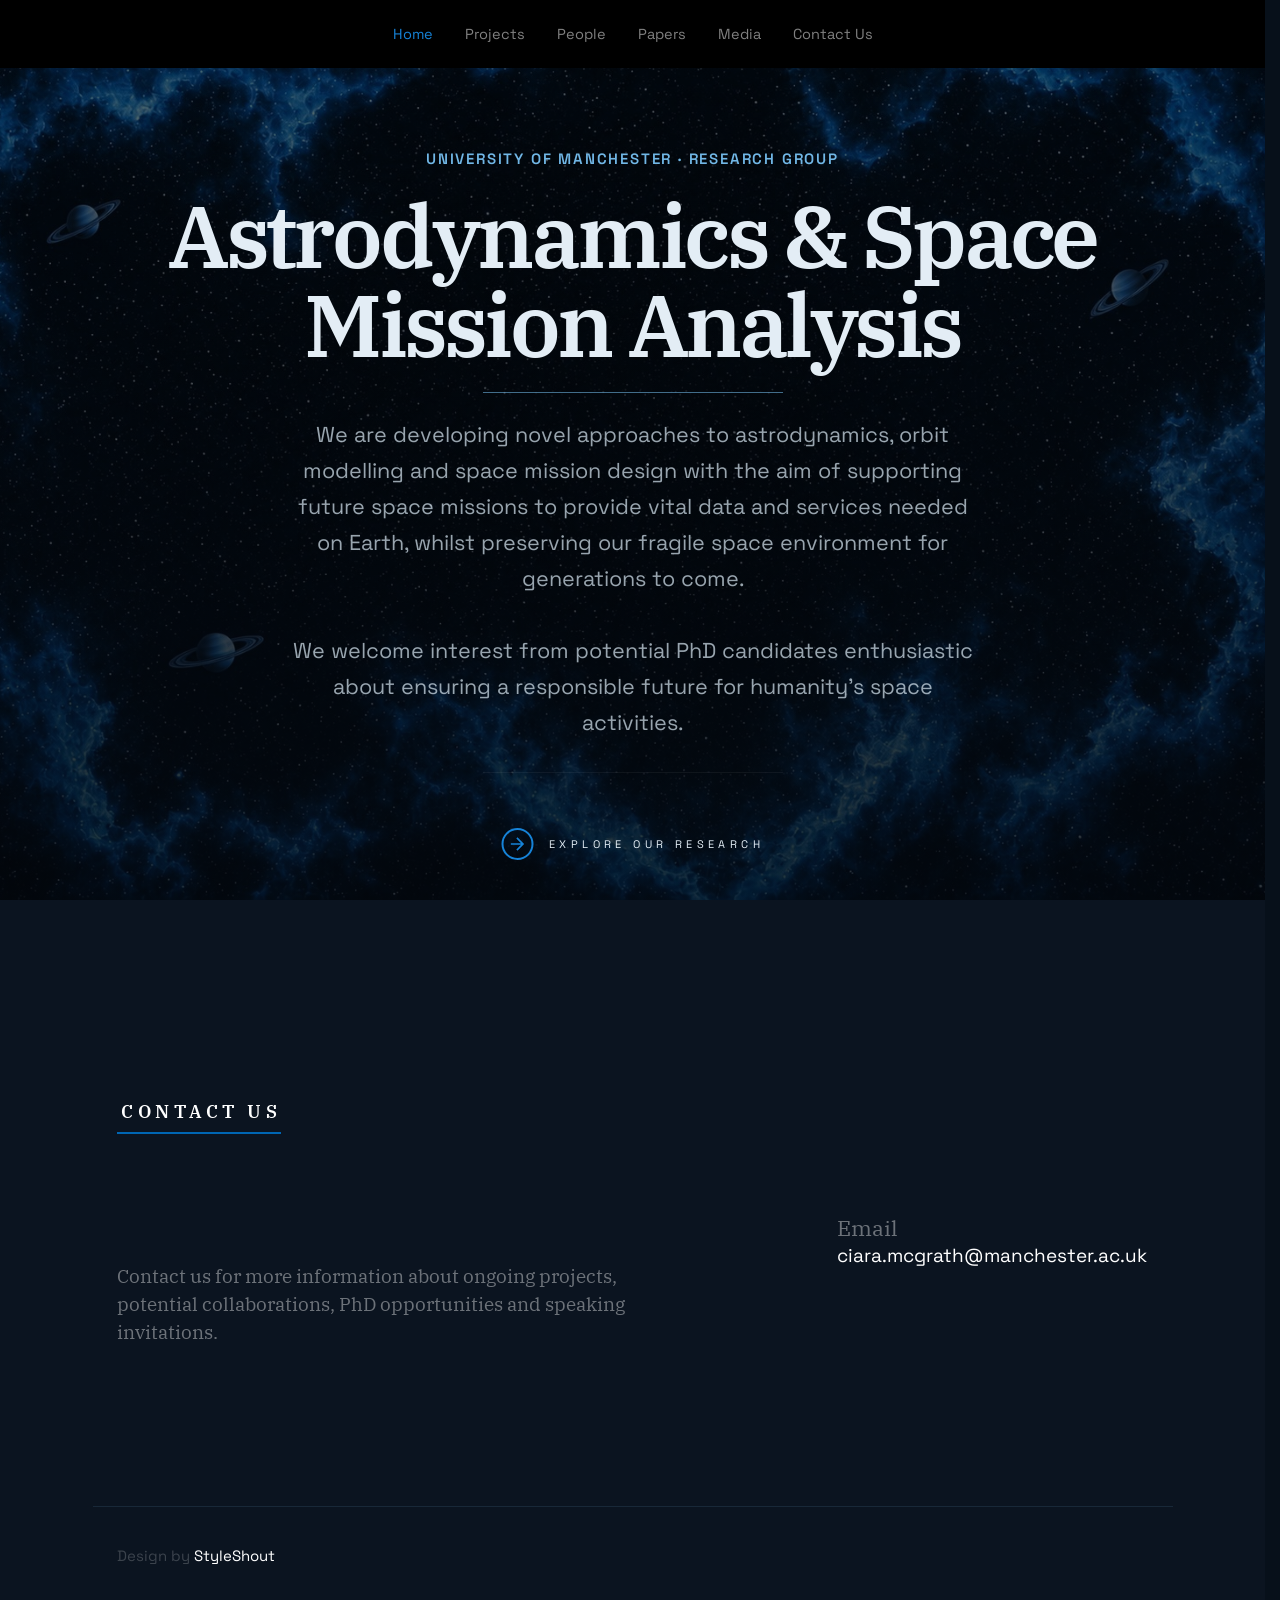
<file: index.html>
<!DOCTYPE html>
<html class="no-js" lang="en">
<head>
<meta charset="utf-8">
<title>Astrodynamics & Space Mission Analysis | University of Manchester</title>
<meta name="viewport" content="width=device-width, initial-scale=1">
<link rel="stylesheet" href="css/styles.css">
<link rel="stylesheet" href="css/vendor.css">
<link rel="stylesheet" href="css/page-overrides.css">
<script defer src="https://ciaramcgrath91.github.io/sustainable_space/js/vendor/fontawesome/all.min.js"></script>
<link rel="apple-touch-icon" sizes="180x180" href="apple-touch-icon.png">
<link rel="icon" type="image/png" sizes="32x32" href="favicon-32x32.png">
<link rel="icon" type="image/png" sizes="16x16" href="favicon-16x16.png">
<link rel="manifest" href="site.webmanifest">
<link rel="preconnect" href="https://fonts.googleapis.com">
<link rel="preconnect" href="https://fonts.gstatic.com" crossorigin>
<link href="https://fonts.googleapis.com/css2?family=IBM+Plex+Serif:ital,wght@0,400;0,500;0,600;0,700;1,400&amp;family=Space+Grotesk:wght@400;500;600;700&amp;display=swap" rel="stylesheet">
</head>
<body id="top" class="ss-preload">
<div id="preloader"><div id="loader"></div></div><header class="s-header"><div class="row s-header__nav-wrap"><nav class="s-header__nav" aria-label="Primary navigation"><ul><li class="current"><a href="index.html">Home</a></li><li><a href="projects/index.html">Projects</a></li><li><a href="people.html">People</a></li><li><a href="papers.html">Papers</a></li><li><a href="media.html">Media</a></li><li><a href="contact.html">Contact Us</a></li></ul></nav></div><a class="s-header__menu-toggle" href="#0" title="Menu"><span class="s-header__menu-icon"></span></a></header><main><section id="hero" class="s-hero target-section">

        <div class="s-hero__bg rellax" data-rellax-speed="-7"></div>

        <div class="row s-hero__content">
            <div class="column">

                <div class="s-hero__content-about">

                    <p class="group-affiliation">University of Manchester · Research group</p>
                    <h1>Astrodynamics &amp; Space Mission Analysis</h1>
                    <hr class="hero-heading-divider" aria-hidden="true">

                    <h3>
                    We are developing novel approaches to astrodynamics, orbit modelling and space mission design 
                    with the aim of supporting future space missions to provide vital data and services needed on Earth,
                    whilst preserving our fragile space environment for generations to come.
                    <br>
                    <br>
                     
                    We welcome interest from potential PhD candidates enthusiastic 
                    about ensuring a responsible future for humanity's space activities.
                    
                    
        
                    </h3>


                        
                        
                        
                        
                      
                

                </div> 

            </div>
        </div> 

        <div class="s-hero__scroll">
            <a href="projects/index.html" class="s-hero__scroll-link">
                <span class="scroll-arrow">
                    <svg xmlns="http://www.w3.org/2000/svg" width="24" height="24" viewBox="0 0 24 24" aria-hidden="true"><path d="M12 4l-1.41 1.41L16.17 11H4v2h12.17l-5.58 5.59L12 20l8-8z"></path></svg>
                </span>
                <span class="scroll-text">Explore our research</span>
            </a>
        </div> 

    </section><section id="contact" class="s-contact target-section">

        <div class="row s-contact__header">
            <div class="column large-12">
                <h3 class="section-header-allcaps">Contact Us</h3>
            </div>
        </div>

        <div class="row s-contact__content">

            <div class="column large-7 medium-12">

               <h5 class = "contact-block__content">
                Contact us for more information about ongoing projects, potential collaborations, PhD opportunities and speaking invitations.
                </h5>

            </div>

            <div class="column large-4 medium-12">

                <div class="row contact-infos">
                    <div class="column large-12 medium-6 tab-12">
                        <div class="contact-block">
                            <h5 class="contact-block__header">
                                Email
                            </h5>
                            <p class="contact-block__content">
                                <a class="mailtoui" href="mailto:ciara.mcgrath@manchester.ac.uk">ciara.mcgrath@manchester.ac.uk</a>
                            </p>
                        </div> 
                    </div>
                    
                    </div> 

            </div>
        </div> 

    </section></main><footer class="s-footer"><div class="row"><div class="column large-4 medium-6 w-1000-stack s-footer__social-block"><ul class="s-footer__social"><li><a href="https://www.research.manchester.ac.uk/portal/ciara.mcgrath.html" target="_blank" rel="noopener noreferrer" aria-label="University profile"><i class="fas fa-graduation-cap" aria-hidden="true"></i></a></li><li><a href="https://www.linkedin.com/in/ciaramcgrath/" target="_blank" rel="noopener noreferrer" aria-label="LinkedIn"><i class="fab fa-linkedin-in" aria-hidden="true"></i></a></li></ul></div><div class="column large-7 medium-6 w-1000-stack ss-copyright"><span>Design by <a href="https://www.styleshout.com/">StyleShout</a></span></div></div><div class="ss-go-top"><a title="Back to Top" href="#top">↑</a></div></footer><script src="https://ciaramcgrath91.github.io/sustainable_space/js/plugins.js"></script><script src="https://ciaramcgrath91.github.io/sustainable_space/js/main.js"></script></body></html>
</file>
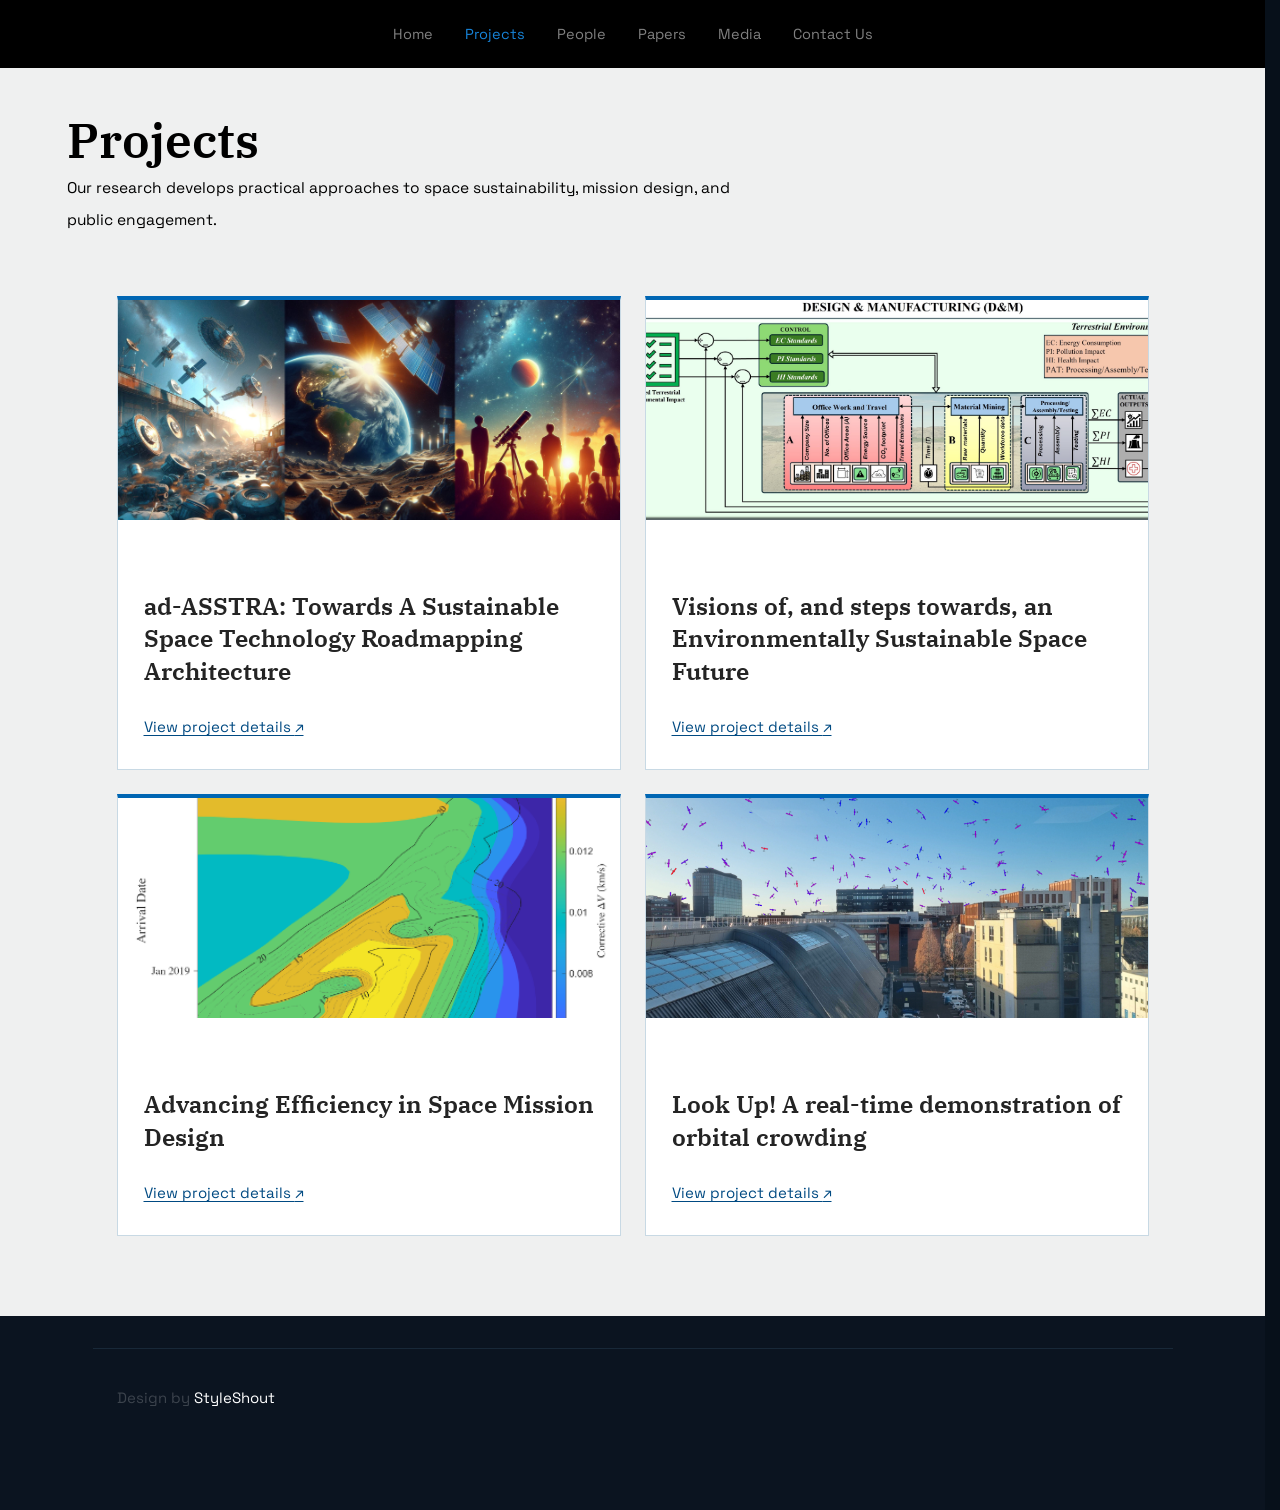
<file: projects/index.html>
<!DOCTYPE html><html class="no-js" lang="en"><head><meta charset="utf-8"><title>Projects | Astrodynamics & Space Mission Analysis</title><meta name="viewport" content="width=device-width, initial-scale=1"><link rel="stylesheet" href="../css/styles.css"><link rel="stylesheet" href="../css/vendor.css"><link rel="stylesheet" href="../css/page-overrides.css"><script defer src="https://ciaramcgrath91.github.io/sustainable_space/js/vendor/fontawesome/all.min.js"></script><link rel="apple-touch-icon" sizes="180x180" href="../apple-touch-icon.png"><link rel="icon" type="image/png" sizes="32x32" href="../favicon-32x32.png"><link rel="icon" type="image/png" sizes="16x16" href="../favicon-16x16.png"><link rel="manifest" href="../site.webmanifest"><link rel="preconnect" href="https://fonts.googleapis.com"><link rel="preconnect" href="https://fonts.gstatic.com" crossorigin><link href="https://fonts.googleapis.com/css2?family=IBM+Plex+Serif:ital,wght@0,400;0,500;0,600;0,700;1,400&amp;family=Space+Grotesk:wght@400;500;600;700&amp;display=swap" rel="stylesheet"><style>.s-header { top:0; background-color:#000; } #portfolio { padding:12rem max(2.4rem, calc((100% - 1180px) / 2)) 8rem; } .s-portfolio__header { width:auto; margin:0 0 2rem; text-align:left; } .s-portfolio__header h3 { margin:0 0 1.2rem; color:#000; font-size:4.8rem; } .section-intro { max-width:68rem; margin:0; color:#000; font-size:1.55rem; text-align:left; } @media screen and (max-width:800px) { #portfolio { padding:10rem 2.4rem 5rem; } .s-portfolio__header h3 { font-size:4rem; } }</style></head><body id="top" class="ss-preload"><div id="preloader"><div id="loader"></div></div><header class="s-header"><div class="row s-header__nav-wrap"><nav class="s-header__nav" aria-label="Primary navigation"><ul><li><a href="../index.html">Home</a></li><li class="current"><a href="index.html">Projects</a></li><li><a href="../people.html">People</a></li><li><a href="../papers.html">Papers</a></li><li><a href="../media.html">Media</a></li><li><a href="../contact.html">Contact Us</a></li></ul></nav></div><a class="s-header__menu-toggle" href="#0" title="Menu"><span class="s-header__menu-icon"></span></a></header><main><section id="portfolio" class="s-portfolio target-section page-spacer"><div class="row s-portfolio__header"><div class="column large-12"><h3>Projects</h3><p class="section-intro">Our research develops practical approaches to space sustainability, mission design, and public engagement.</p></div></div><div class="row"><div class="column large-12"><div class="research-project-grid"><article class="research-project"><a class="project-open" href="ad-asstra.html"><img class="project-thumbnail" src="../images/portfolio/ad-asstra.jpg" alt="" loading="lazy"><span class="project-card-body"><span class="project-card-title">ad-ASSTRA: Towards A Sustainable Space Technology Roadmapping Architecture</span><span class="project-card-action">View project details <span aria-hidden="true">↗</span></span></span></a></article>
<article class="research-project"><a class="project-open" href="sustainable-space-future.html"><img class="project-thumbnail" src="../images/portfolio/visions.jpg" alt="" loading="lazy"><span class="project-card-body"><span class="project-card-title">Visions of, and steps towards, an Environmentally Sustainable Space Future</span><span class="project-card-action">View project details <span aria-hidden="true">↗</span></span></span></a></article>
<article class="research-project"><a class="project-open" href="mission-design.html"><img class="project-thumbnail" src="../images/portfolio/porkchop.png" alt="" loading="lazy"><span class="project-card-body"><span class="project-card-title">Advancing Efficiency in Space Mission Design</span><span class="project-card-action">View project details <span aria-hidden="true">↗</span></span></span></a></article>
<article class="research-project"><a class="project-open" href="look-up.html"><img class="project-thumbnail" src="../images/portfolio/look%20up.png" alt="" loading="lazy"><span class="project-card-body"><span class="project-card-title">Look Up! A real-time demonstration of orbital crowding</span><span class="project-card-action">View project details <span aria-hidden="true">↗</span></span></span></a></article></div></div></div></section></main><footer class="s-footer"><div class="row"><div class="column large-4 medium-6 w-1000-stack s-footer__social-block"><ul class="s-footer__social"><li><a href="https://www.research.manchester.ac.uk/portal/ciara.mcgrath.html" target="_blank" rel="noopener noreferrer"><i class="fas fa-graduation-cap" aria-hidden="true"></i></a></li><li><a href="https://www.linkedin.com/in/ciaramcgrath/" target="_blank" rel="noopener noreferrer"><i class="fab fa-linkedin-in" aria-hidden="true"></i></a></li></ul></div><div class="column large-7 medium-6 w-1000-stack ss-copyright"><span>Design by <a href="https://www.styleshout.com/">StyleShout</a></span></div></div><div class="ss-go-top"><a title="Back to Top" href="#top">↑</a></div></footer><script src="https://ciaramcgrath91.github.io/sustainable_space/js/plugins.js"></script><script src="https://ciaramcgrath91.github.io/sustainable_space/js/main.js"></script></body></html>
</file>
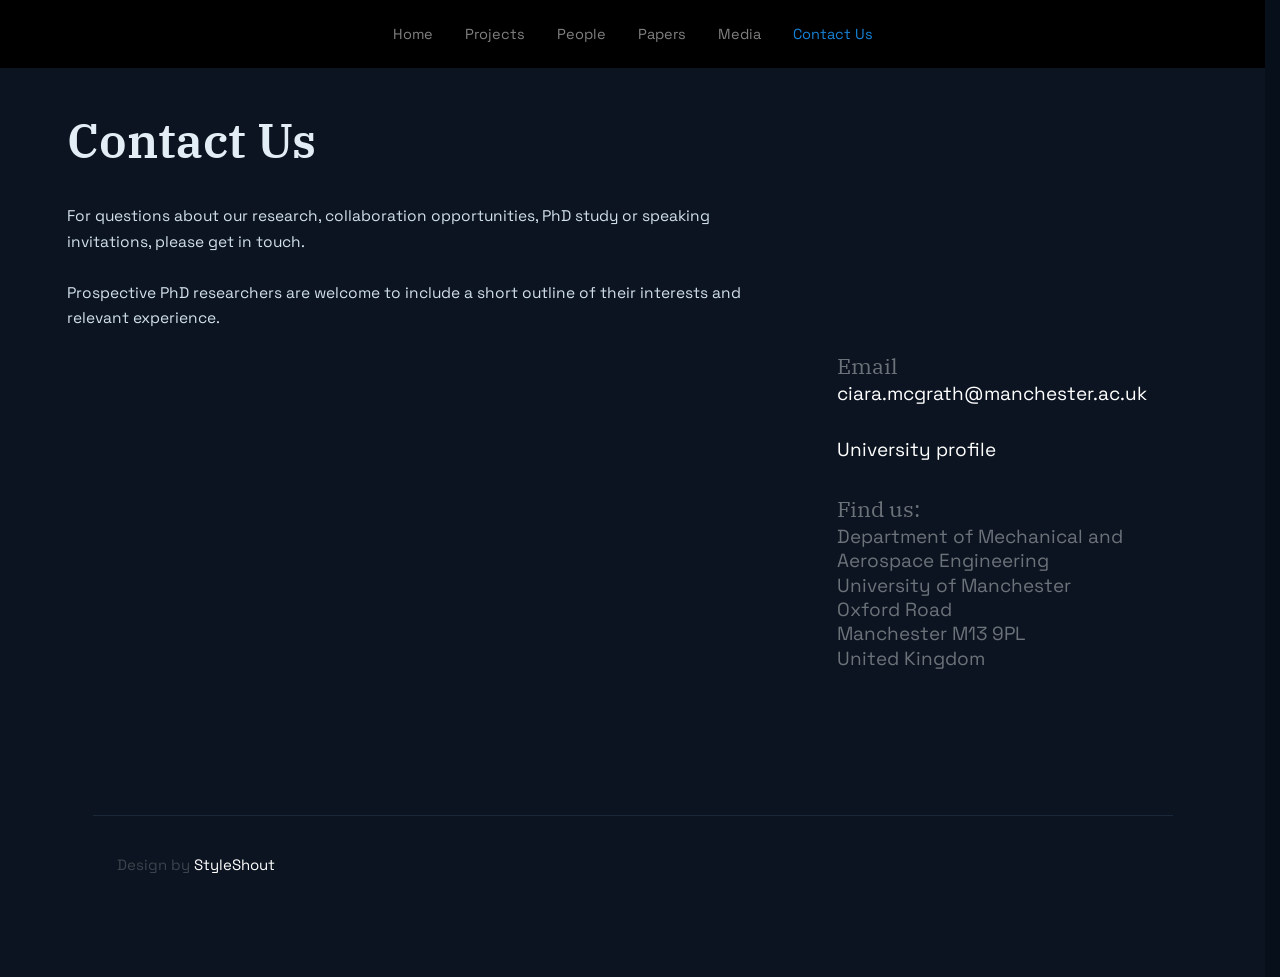
<file: contact.html>
<!DOCTYPE html>
<html class="no-js" lang="en">
<head>
<meta charset="utf-8">
<title>Contact | Astrodynamics & Space Mission Analysis</title>
<meta name="viewport" content="width=device-width, initial-scale=1">
<link rel="stylesheet" href="css/styles.css">
<link rel="stylesheet" href="css/vendor.css">
<link rel="stylesheet" href="css/page-overrides.css">
<script defer src="https://ciaramcgrath91.github.io/sustainable_space/js/vendor/fontawesome/all.min.js"></script>
<link rel="apple-touch-icon" sizes="180x180" href="apple-touch-icon.png">
<link rel="icon" type="image/png" sizes="32x32" href="favicon-32x32.png">
<link rel="icon" type="image/png" sizes="16x16" href="favicon-16x16.png">
<link rel="manifest" href="site.webmanifest">
<link rel="preconnect" href="https://fonts.googleapis.com">
<link rel="preconnect" href="https://fonts.gstatic.com" crossorigin>
<link href="https://fonts.googleapis.com/css2?family=IBM+Plex+Serif:ital,wght@0,400;0,500;0,600;0,700;1,400&amp;family=Space+Grotesk:wght@400;500;600;700&amp;display=swap" rel="stylesheet">
<style>
    .s-header { top:0; background:#000; }
    #contact { padding:12rem max(2.4rem, calc((100% - 1180px) / 2)) 8rem; }
    #contact > .s-contact__header { width:auto; margin:0 0 2rem; text-align:left; }
    #contact .s-contact__header h3 { margin:0 0 1.2rem; color:#e3edf5; font-size:4.8rem; }
    #contact .contact-intro { max-width:68rem; margin:0; padding-top:3.2rem; color:#d1e0eb; font-size:1.55rem; line-height:1.65; }
    @media screen and (max-width:800px) {
        #contact { padding:10rem 2.4rem 5rem; }
        #contact > .s-contact__header { text-align:left; }
        #contact .s-contact__header h3 { font-size:4rem; }
    }
</style>
</head>
<body id="top" class="ss-preload">
<div id="preloader"><div id="loader"></div></div><header class="s-header"><div class="row s-header__nav-wrap"><nav class="s-header__nav" aria-label="Primary navigation"><ul><li><a href="index.html">Home</a></li><li><a href="projects/index.html">Projects</a></li><li><a href="people.html">People</a></li><li><a href="papers.html">Papers</a></li><li><a href="media.html">Media</a></li><li class="current"><a href="contact.html">Contact Us</a></li></ul></nav></div><a class="s-header__menu-toggle" href="#0" title="Menu"><span class="s-header__menu-icon"></span></a></header><main><section id="contact" class="s-contact target-section simple-contact">
    <div class="row s-contact__header"><div class="column large-12"><h3>Contact Us</h3><p class="contact-intro">For questions about our research, collaboration opportunities, PhD study or speaking invitations, please get in touch.<br><br>Prospective PhD researchers are welcome to include a short outline of their interests and relevant experience.</p></div></div>
    <div class="row s-contact__content">
        <div class="column large-4 medium-12"><div class="row contact-infos"><div class="column large-12 medium-6 tab-12"><div class="contact-block"><h5 class="contact-block__header">Email</h5><p class="contact-block__content"><a class="mailtoui" href="mailto:ciara.mcgrath@manchester.ac.uk">ciara.mcgrath@manchester.ac.uk</a></p><p class="contact-block__content"><a href="https://research.manchester.ac.uk/en/persons/ciara.mcgrath" target="_blank" rel="noopener noreferrer">University profile</a></p></div><div class="contact-block"><h5 class="contact-block__header">Find us:</h5><p class="contact-block__content">Department of Mechanical and Aerospace Engineering<br>University of Manchester<br>Oxford Road<br>Manchester M13 9PL<br>United Kingdom</p></div></div></div></div>
    </div>
</section></main><footer class="s-footer"><div class="row"><div class="column large-4 medium-6 w-1000-stack s-footer__social-block"><ul class="s-footer__social"><li><a href="https://www.research.manchester.ac.uk/portal/ciara.mcgrath.html" target="_blank" rel="noopener noreferrer" aria-label="University profile"><i class="fas fa-graduation-cap" aria-hidden="true"></i></a></li><li><a href="https://www.linkedin.com/in/ciaramcgrath/" target="_blank" rel="noopener noreferrer" aria-label="LinkedIn"><i class="fab fa-linkedin-in" aria-hidden="true"></i></a></li></ul></div><div class="column large-7 medium-6 w-1000-stack ss-copyright"><span>Design by <a href="https://www.styleshout.com/">StyleShout</a></span></div></div><div class="ss-go-top"><a title="Back to Top" href="#top">↑</a></div></footer><script src="https://ciaramcgrath91.github.io/sustainable_space/js/plugins.js"></script><script src="https://ciaramcgrath91.github.io/sustainable_space/js/main.js"></script></body></html>
</file>
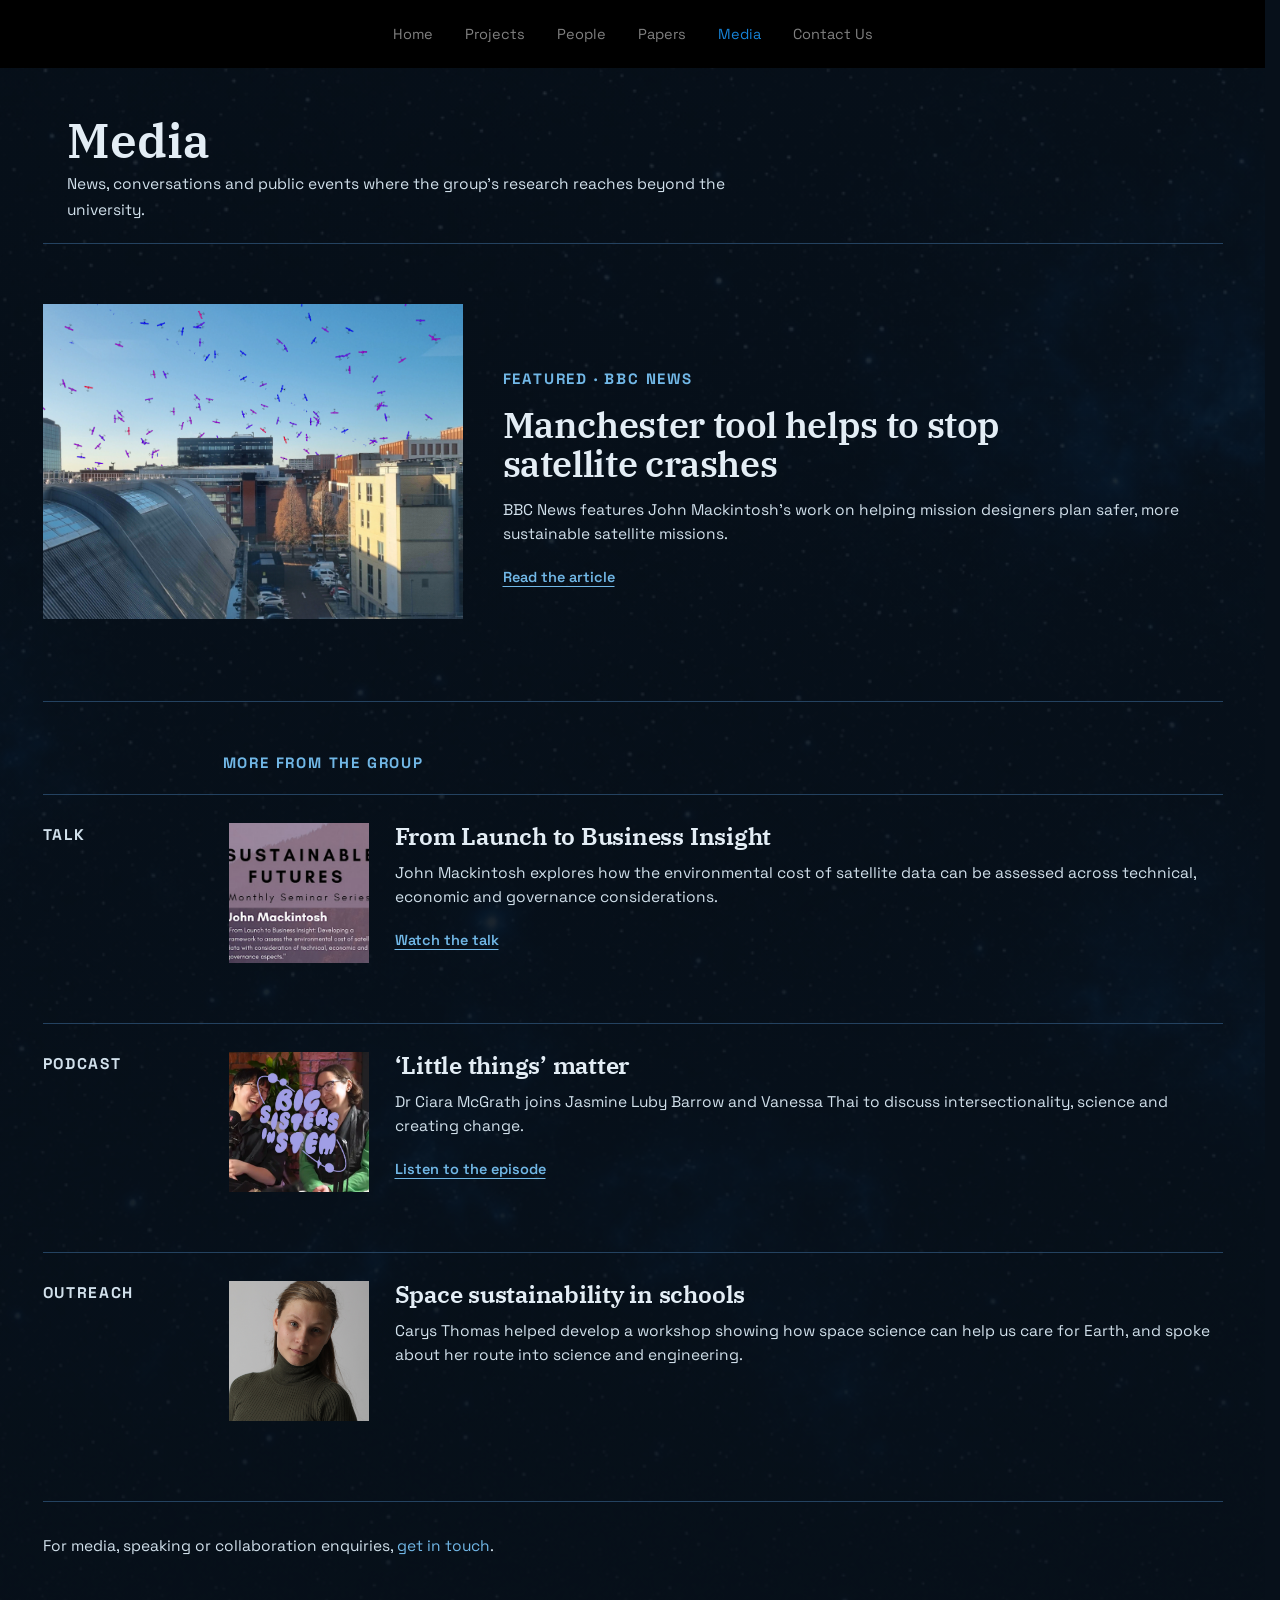
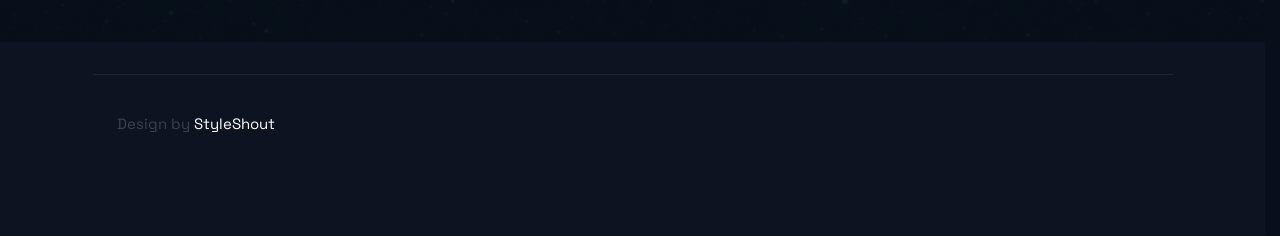
<file: media.html>
<!DOCTYPE html>
<html class="no-js" lang="en">
<head>
<meta charset="utf-8">
<title>Media | Astrodynamics & Space Mission Analysis</title>
<meta name="viewport" content="width=device-width, initial-scale=1">
<link rel="stylesheet" href="css/styles.css">
<link rel="stylesheet" href="css/vendor.css">
<link rel="stylesheet" href="css/page-overrides.css">
<script defer src="https://ciaramcgrath91.github.io/sustainable_space/js/vendor/fontawesome/all.min.js"></script>
<link rel="apple-touch-icon" sizes="180x180" href="apple-touch-icon.png">
<link rel="icon" type="image/png" sizes="32x32" href="favicon-32x32.png">
<link rel="icon" type="image/png" sizes="16x16" href="favicon-16x16.png">
<link rel="manifest" href="site.webmanifest">
<link rel="preconnect" href="https://fonts.googleapis.com">
<link rel="preconnect" href="https://fonts.gstatic.com" crossorigin>
<link href="https://fonts.googleapis.com/css2?family=IBM+Plex+Serif:ital,wght@0,400;0,500;0,600;0,700;1,400&amp;family=Space+Grotesk:wght@400;500;600;700&amp;display=swap" rel="stylesheet">
<style>
    .s-header { top:0; background:#000; }
    .s-media { padding:12rem max(2.4rem, calc((100% - 1180px) / 2)) 8rem; background-color: #07101a; background-image: linear-gradient(rgba(7, 16, 26, .88), rgba(7, 16, 26, .94)), url('images/testimonials-bg-3000.jpg'); background-position: center; background-size: cover; color: #d1e0eb; }
    .media-intro { display:block; width:auto; margin:0 0 2rem; padding:0 var(--gutter-lg) 2rem; text-align:left; border-bottom:1px solid #244260; }
    .media-intro h3 { margin:0 0 1.2rem; color:#e3edf5; font-size:4.8rem; }
    .media-intro p { max-width:68rem; margin:0; color:#d1e0eb; font-size:1.55rem; line-height:1.65; }
    .media-kicker { margin: 0 0 1rem; color: #71b7e6; font-family: var(--font-1); font-size: var(--text-sm); font-weight: 700; letter-spacing: .12em; text-transform: uppercase; }
    .media-feature { display: grid; grid-template-columns: minmax(22rem, 42rem) 1fr; gap: 4rem; padding: 4rem 0 5rem; border-bottom: 1px solid #244260; }
    .media-feature__image { width: 100%; aspect-ratio: 4 / 3; object-fit: cover; }
    .media-feature__content { align-self: center; }
    .media-feature h2 { max-width: 54rem; margin: 0 0 1.4rem; color: #e3edf5; font-size: 3.6rem; line-height: 1.1; }
    .media-feature p:last-of-type, .media-item p { margin: 0; color: #d1e0eb; font-size: 1.55rem; line-height: 1.55; }
    .media-link { display: inline-block; margin-top: 1.5rem; color: #71b7e6; font-size: 1.45rem; font-weight: 600; text-decoration: underline; text-decoration-thickness: 1px; text-underline-offset: .3em; }
    .media-link:hover, .media-link:focus { color: #e3edf5; }
    .media-feed-heading { margin: 4.5rem 0 1.5rem 18rem; color: #71b7e6; font-family: var(--font-1); font-size: var(--text-sm); font-weight: 700; letter-spacing: .12em; text-transform: uppercase; }
    .media-item { display: grid; grid-template-columns: 16rem 14rem 1fr; gap: 2.6rem; padding: 2.8rem 0; border-top: 1px solid #244260; }
    .media-item__type { margin: .35rem 0 0; color: #71b7e6; font-family: var(--font-1); font-size: var(--text-sm); font-weight: 700; letter-spacing: .11em; text-transform: uppercase; }
    .media-item__image { width: 100%; aspect-ratio: 1 / 1; object-fit: cover; background: #102033; }
    .media-item h2 { margin: 0 0 1rem; color: #e3edf5; font-size: 2.4rem; line-height: 1.15; }
    .media-note { margin: 2rem 0 0; padding-top: 2.8rem; border-top: 1px solid #244260; color: #d1e0eb; font-size: 1.55rem; }
    .media-note a { color: #71b7e6; }
    @media screen and (max-width: 1200px) { .media-intro { padding-left:var(--gutter-md); padding-right:var(--gutter-md); } }
    @media screen and (max-width: 800px) { .s-media { padding:10rem 2.4rem 5rem; } .media-intro { padding-bottom:2rem; } .media-intro h3 { font-size:4rem; } }
    @media screen and (max-width: 750px) { .media-feature { grid-template-columns: 1fr; gap: 2rem; } .media-feed-heading { margin-left: 0; } .media-item { grid-template-columns: 10rem 12rem 1fr; gap: 2rem; } }
    @media screen and (max-width: 600px) { .media-intro { margin:0 6vw 2rem; padding-left:var(--gutter-mob); padding-right:var(--gutter-mob); } }
    @media screen and (max-width: 550px) { .media-feature h2 { font-size: 3rem; } .media-item { grid-template-columns: 1fr; gap: 1.4rem; } .media-item__image { max-width: 18rem; } }
</style>
</head>
<body id="top" class="ss-preload">
<div id="preloader"><div id="loader"></div></div><header class="s-header"><div class="row s-header__nav-wrap"><nav class="s-header__nav" aria-label="Primary navigation"><ul><li><a href="index.html">Home</a></li><li><a href="projects/index.html">Projects</a></li><li><a href="people.html">People</a></li><li><a href="papers.html">Papers</a></li><li class="current"><a href="media.html">Media</a></li><li><a href="contact.html">Contact Us</a></li></ul></nav></div><a class="s-header__menu-toggle" href="#0" title="Menu"><span class="s-header__menu-icon"></span></a></header><main><section class="s-media target-section" aria-labelledby="media-heading">
    <div class="media-intro"><h3 id="media-heading">Media</h3><p>News, conversations and public events where the group’s research reaches beyond the university.</p></div>
    <article class="media-feature"><img src="images/media/collision.png" alt="Satellite collision visualisation" class="media-feature__image"><div class="media-feature__content"><p class="media-kicker">Featured · BBC News</p><h2>Manchester tool helps to stop satellite crashes</h2><p>BBC News features John Mackintosh’s work on helping mission designers plan safer, more sustainable satellite missions.</p><a class="media-link" href="https://www.bbc.co.uk/news/articles/cy57k5q2945o" target="_blank" rel="noopener noreferrer">Read the article</a></div></article>
    <p class="media-feed-heading">More from the group</p>
    <div class="media-feed">
        <article class="media-item"><p class="media-item__type">Talk</p><img src="images/media/talk_SF.png" alt="Sustainable Futures seminar presentation" class="media-item__image"><div><h2>From Launch to Business Insight</h2><p>John Mackintosh explores how the environmental cost of satellite data can be assessed across technical, economic and governance considerations.</p><a class="media-link" href="https://www.youtube.com/watch?v=7oYpyefQ1eA&amp;t=1157s" target="_blank" rel="noopener noreferrer">Watch the talk</a></div></article>
        <article class="media-item"><p class="media-item__type">Podcast</p><img src="images/media/podcast_BSS.png" alt="Big Sisters in STEM podcast artwork" class="media-item__image"><div><h2>‘Little things’ matter</h2><p>Dr Ciara McGrath joins Jasmine Luby Barrow and Vanessa Thai to discuss intersectionality, science and creating change.</p><a class="media-link" href="https://bigsisters.transistor.fm/1" target="_blank" rel="noopener noreferrer">Listen to the episode</a></div></article>
        <article class="media-item"><p class="media-item__type">Outreach</p><img src="images/avatars/Carys.png" alt="Carys Thomas" class="media-item__image"><div><h2>Space sustainability in schools</h2><p>Carys Thomas helped develop a workshop showing how space science can help us care for Earth, and spoke about her route into science and engineering.</p></div></article>
    </div>
    <p class="media-note">For media, speaking or collaboration enquiries, <a href="contact.html">get in touch</a>.</p>
</section></main><footer class="s-footer"><div class="row"><div class="column large-4 medium-6 w-1000-stack s-footer__social-block"><ul class="s-footer__social"><li><a href="https://www.research.manchester.ac.uk/portal/ciara.mcgrath.html" target="_blank" rel="noopener noreferrer" aria-label="University profile"><i class="fas fa-graduation-cap" aria-hidden="true"></i></a></li><li><a href="https://www.linkedin.com/in/ciaramcgrath/" target="_blank" rel="noopener noreferrer" aria-label="LinkedIn"><i class="fab fa-linkedin-in" aria-hidden="true"></i></a></li></ul></div><div class="column large-7 medium-6 w-1000-stack ss-copyright"><span>Design by <a href="https://www.styleshout.com/">StyleShout</a></span></div></div><div class="ss-go-top"><a title="Back to Top" href="#top">↑</a></div></footer><script src="https://ciaramcgrath91.github.io/sustainable_space/js/plugins.js"></script><script src="https://ciaramcgrath91.github.io/sustainable_space/js/main.js"></script></body></html>
</file>
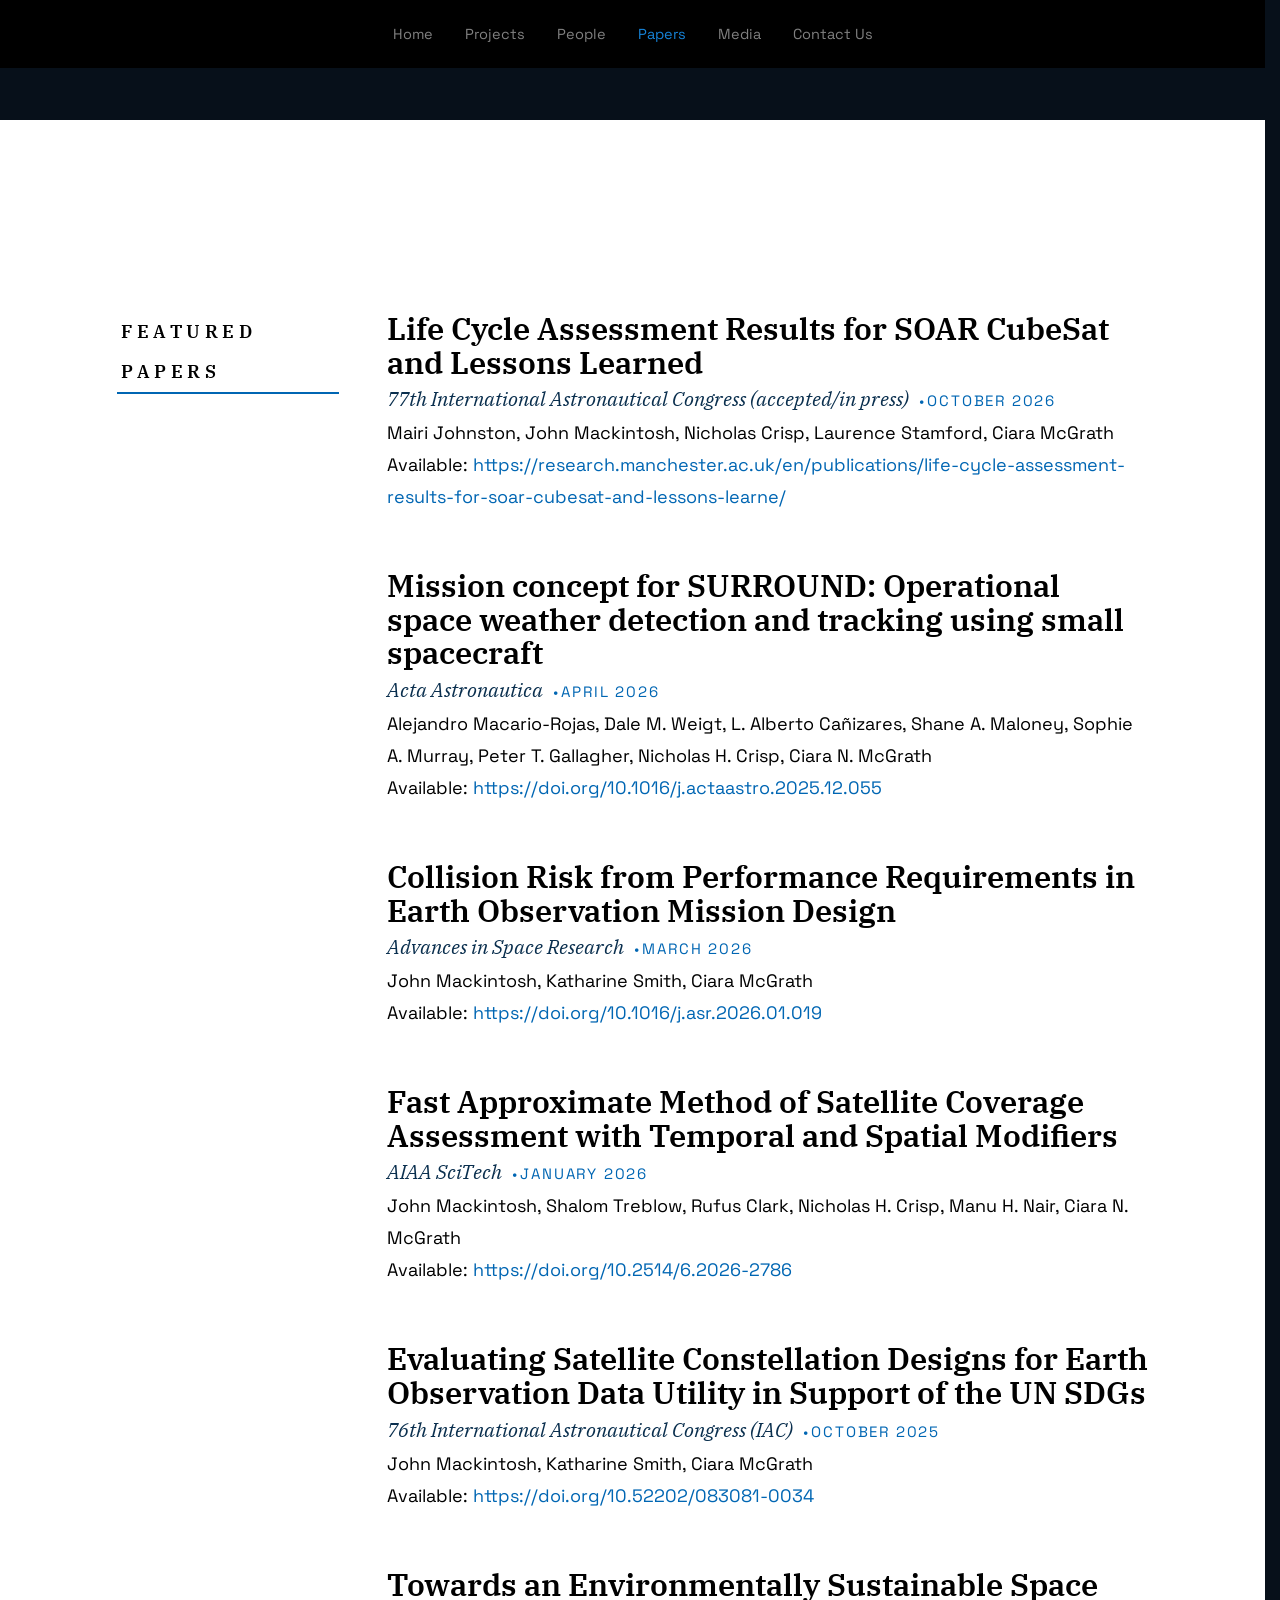
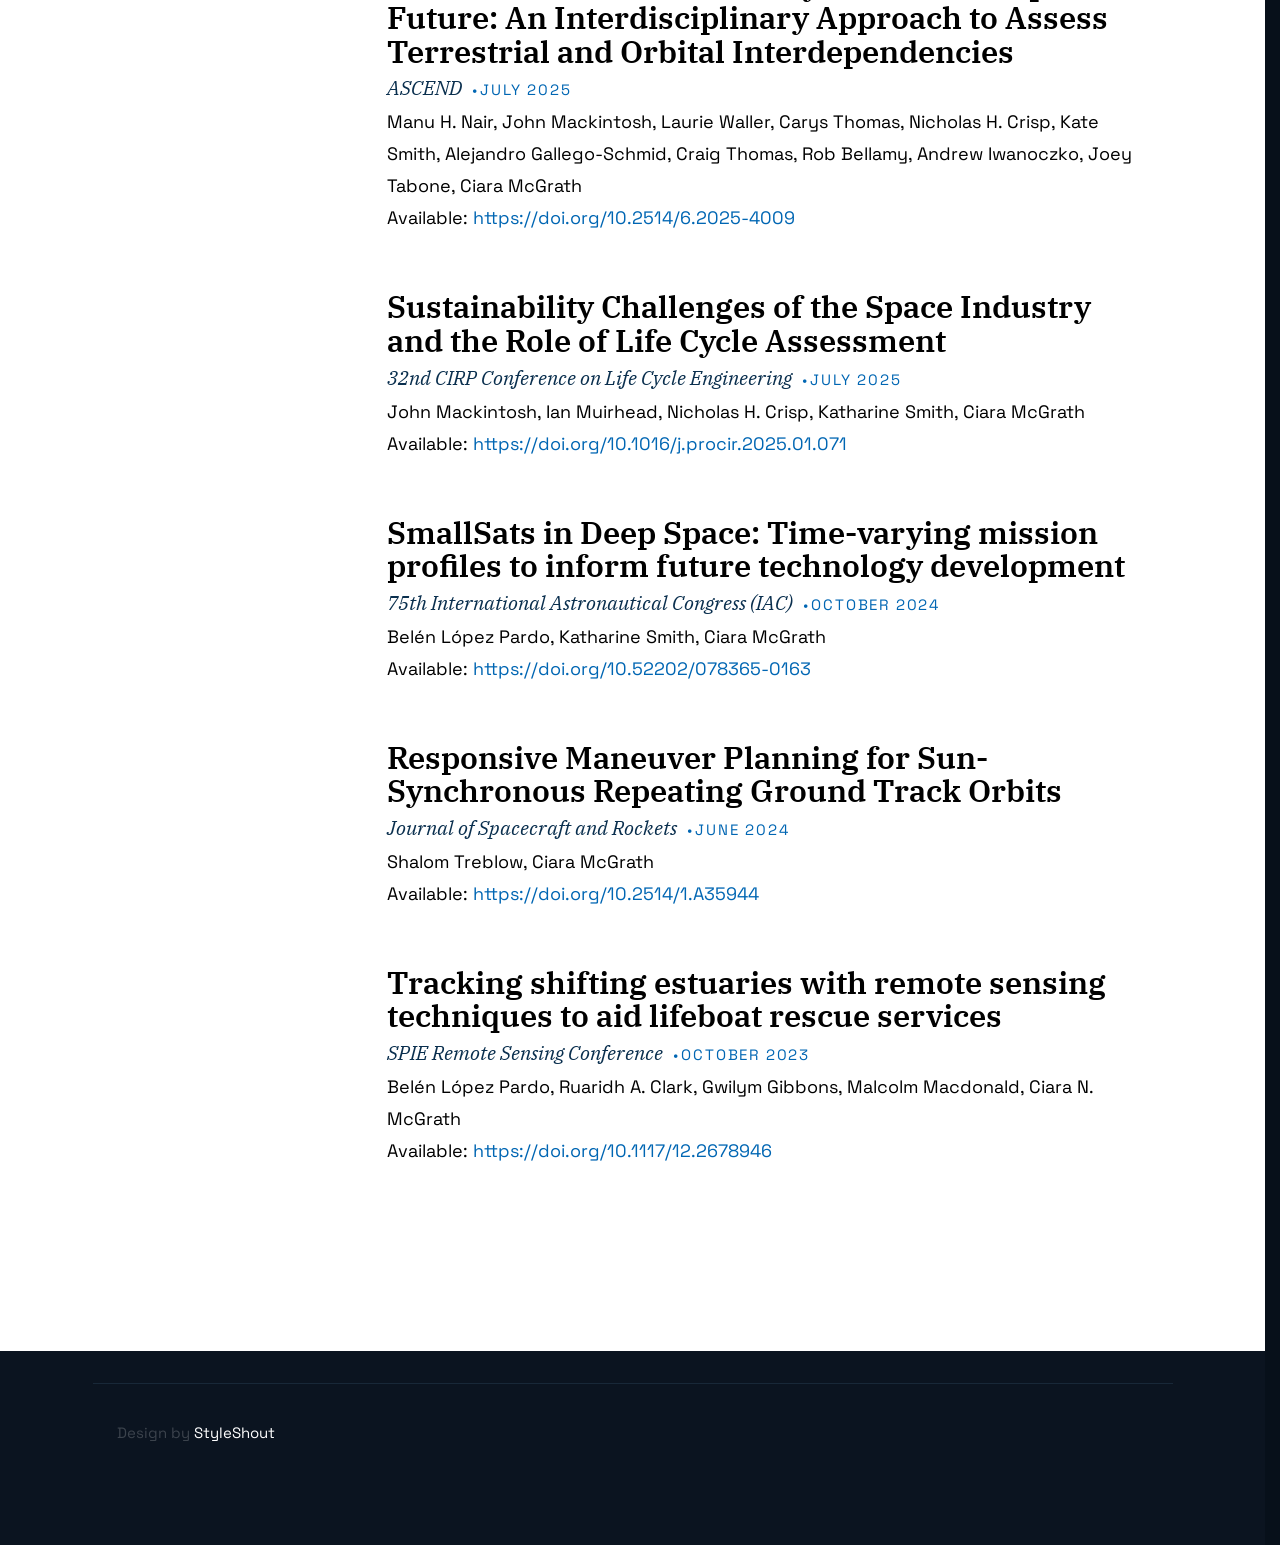
<file: papers.html>
<!DOCTYPE html>
<html class="no-js" lang="en">
<head>
<meta charset="utf-8">
<title>Papers | Astrodynamics & Space Mission Analysis</title>
<meta name="viewport" content="width=device-width, initial-scale=1">
<link rel="stylesheet" href="css/styles.css">
<link rel="stylesheet" href="css/vendor.css">
<link rel="stylesheet" href="css/page-overrides.css">
<script defer src="https://ciaramcgrath91.github.io/sustainable_space/js/vendor/fontawesome/all.min.js"></script>
<link rel="apple-touch-icon" sizes="180x180" href="apple-touch-icon.png">
<link rel="icon" type="image/png" sizes="32x32" href="favicon-32x32.png">
<link rel="icon" type="image/png" sizes="16x16" href="favicon-16x16.png">
<link rel="manifest" href="site.webmanifest">
<link rel="preconnect" href="https://fonts.googleapis.com">
<link rel="preconnect" href="https://fonts.gstatic.com" crossorigin>
<link href="https://fonts.googleapis.com/css2?family=IBM+Plex+Serif:ital,wght@0,400;0,500;0,600;0,700;1,400&amp;family=Space+Grotesk:wght@400;500;600;700&amp;display=swap" rel="stylesheet">
<style>
    .s-resume__section > .column:first-child h3,
    .s-resume .resume-block h4,
    .s-resume .paper-details { color:#000; }
    .s-resume .resume-block__header-meta { color:#0a2f4e; }
    .s-resume .resume-block__header-date,
    .s-resume .resume-block__header-date::before,
    .s-resume .paper-details a { color:#0066b3; }
</style>
</head>
<body id="top" class="ss-preload">
<div id="preloader"><div id="loader"></div></div><header class="s-header"><div class="row s-header__nav-wrap"><nav class="s-header__nav" aria-label="Primary navigation"><ul><li><a href="index.html">Home</a></li><li><a href="projects/index.html">Projects</a></li><li><a href="people.html">People</a></li><li class="current"><a href="papers.html">Papers</a></li><li><a href="media.html">Media</a></li><li><a href="contact.html">Contact Us</a></li></ul></nav></div><a class="s-header__menu-toggle" href="#0" title="Menu"><span class="s-header__menu-icon"></span></a></header><main><div class="page-spacer"></div><section id="resume" class="s-resume target-section">
    <div class="row s-resume__section">
        <div class="column large-3 tab-12"><h3 class="section-header-allcaps">Featured Papers</h3></div>
        <div class="column large-9 tab-12">
            <div class="resume-block">
                <div class="resume-block__header">
                    <h4 class="h3">Life Cycle Assessment Results for SOAR CubeSat and Lessons Learned</h4>
                    <p class="resume-block__header-meta">
                        <span>77th International Astronautical Congress (accepted/in press)</span>
                        <span class="resume-block__header-date"><time datetime="2026-10">October 2026</time></span>
                    </p>
                </div>
                <p class="paper-details">
                    Mairi Johnston, John Mackintosh, Nicholas Crisp, Laurence Stamford, Ciara McGrath<br>
                    Available: <a href="https://research.manchester.ac.uk/en/publications/life-cycle-assessment-results-for-soar-cubesat-and-lessons-learne/">https://research.manchester.ac.uk/en/publications/life-cycle-assessment-results-for-soar-cubesat-and-lessons-learne/</a>
                </p>
            </div>
            <div class="resume-block">
                <div class="resume-block__header">
                    <h4 class="h3">Mission concept for SURROUND: Operational space weather detection and tracking using small spacecraft</h4>
                    <p class="resume-block__header-meta">
                        <span>Acta Astronautica</span>
                        <span class="resume-block__header-date"><time datetime="2026-04">April 2026</time></span>
                    </p>
                </div>
                <p class="paper-details">
                    Alejandro Macario-Rojas, Dale M. Weigt, L. Alberto Cañizares, Shane A. Maloney, Sophie A. Murray, Peter T. Gallagher, Nicholas H. Crisp, Ciara N. McGrath<br>
                    Available: <a href="https://doi.org/10.1016/j.actaastro.2025.12.055">https://doi.org/10.1016/j.actaastro.2025.12.055</a>
                </p>
            </div>
            <div class="resume-block">
                <div class="resume-block__header">
                    <h4 class="h3">Collision Risk from Performance Requirements in Earth Observation Mission Design</h4>
                    <p class="resume-block__header-meta">
                        <span>Advances in Space Research</span>
                        <span class="resume-block__header-date"><time datetime="2026-03">March 2026</time></span>
                    </p>
                </div>
                <p class="paper-details">
                    John Mackintosh, Katharine Smith, Ciara McGrath<br>
                    Available: <a href="https://doi.org/10.1016/j.asr.2026.01.019">https://doi.org/10.1016/j.asr.2026.01.019</a>
                </p>
            </div>
            <div class="resume-block">
                <div class="resume-block__header">
                    <h4 class="h3">Fast Approximate Method of Satellite Coverage Assessment with Temporal and Spatial Modifiers</h4>
                    <p class="resume-block__header-meta">
                        <span>AIAA SciTech</span>
                        <span class="resume-block__header-date"><time datetime="2026-01">January 2026</time></span>
                    </p>
                </div>
                <p class="paper-details">
                    John Mackintosh, Shalom Treblow, Rufus Clark, Nicholas H. Crisp, Manu H. Nair, Ciara N. McGrath<br>
                    Available: <a href="https://doi.org/10.2514/6.2026-2786">https://doi.org/10.2514/6.2026-2786</a>
                </p>
            </div>
            <div class="resume-block">
                <div class="resume-block__header">
                    <h4 class="h3">Evaluating Satellite Constellation Designs for Earth Observation Data Utility in Support of the UN SDGs</h4>
                    <p class="resume-block__header-meta">
                        <span>76th International Astronautical Congress (IAC)</span>
                        <span class="resume-block__header-date"><time datetime="2025-10">October 2025</time></span>
                    </p>
                </div>
                <p class="paper-details">
                    John Mackintosh, Katharine Smith, Ciara McGrath<br>
                    Available: <a href="https://doi.org/10.52202/083081-0034">https://doi.org/10.52202/083081-0034</a>
                </p>
            </div>
            <div class="resume-block">
                <div class="resume-block__header">
                    <h4 class="h3">Towards an Environmentally Sustainable Space Future: An Interdisciplinary Approach to Assess Terrestrial and Orbital Interdependencies</h4>
                    <p class="resume-block__header-meta">
                        <span>ASCEND</span>
                        <span class="resume-block__header-date"><time datetime="2025-07">July 2025</time></span>
                    </p>
                </div>
                <p class="paper-details">
                    Manu H. Nair, John Mackintosh, Laurie Waller, Carys Thomas, Nicholas H. Crisp, Kate Smith, Alejandro Gallego-Schmid, Craig Thomas, Rob Bellamy, Andrew Iwanoczko, Joey Tabone, Ciara McGrath<br>
                    Available: <a href="https://doi.org/10.2514/6.2025-4009">https://doi.org/10.2514/6.2025-4009</a>
                </p>
            </div>
            <div class="resume-block">
                <div class="resume-block__header">
                    <h4 class="h3">Sustainability Challenges of the Space Industry and the Role of Life Cycle Assessment</h4>
                    <p class="resume-block__header-meta">
                        <span>32nd CIRP Conference on Life Cycle Engineering</span>
                        <span class="resume-block__header-date"><time datetime="2025-07">July 2025</time></span>
                    </p>
                </div>
                <p class="paper-details">
                    John Mackintosh, Ian Muirhead, Nicholas H. Crisp, Katharine Smith, Ciara McGrath<br>
                    Available: <a href="https://doi.org/10.1016/j.procir.2025.01.071">https://doi.org/10.1016/j.procir.2025.01.071</a>
                </p>
            </div>
            <div class="resume-block">
                <div class="resume-block__header">
                    <h4 class="h3">SmallSats in Deep Space: Time-varying mission profiles to inform future technology development</h4>
                    <p class="resume-block__header-meta">
                        <span>75th International Astronautical Congress (IAC)</span>
                        <span class="resume-block__header-date"><time datetime="2024-10">October 2024</time></span>
                    </p>
                </div>
                <p class="paper-details">
                    Belén López Pardo, Katharine Smith, Ciara McGrath<br>
                    Available: <a href="https://doi.org/10.52202/078365-0163">https://doi.org/10.52202/078365-0163</a>
                </p>
            </div>
            <div class="resume-block">
                <div class="resume-block__header">
                    <h4 class="h3">Responsive Maneuver Planning for Sun-Synchronous Repeating Ground Track Orbits</h4>
                    <p class="resume-block__header-meta">
                        <span>Journal of Spacecraft and Rockets</span>
                        <span class="resume-block__header-date"><time datetime="2024-06">June 2024</time></span>
                    </p>
                </div>
                <p class="paper-details">
                    Shalom Treblow, Ciara McGrath<br>
                    Available: <a href="https://doi.org/10.2514/1.A35944">https://doi.org/10.2514/1.A35944</a>
                </p>
            </div>
            <div class="resume-block">
                <div class="resume-block__header">
                    <h4 class="h3">Tracking shifting estuaries with remote sensing techniques to aid lifeboat rescue services</h4>
                    <p class="resume-block__header-meta">
                        <span>SPIE Remote Sensing Conference</span>
                        <span class="resume-block__header-date"><time datetime="2023-10">October 2023</time></span>
                    </p>
                </div>
                <p class="paper-details">
                    Belén López Pardo, Ruaridh A. Clark, Gwilym Gibbons, Malcolm Macdonald, Ciara N. McGrath<br>
                    Available: <a href="https://doi.org/10.1117/12.2678946">https://doi.org/10.1117/12.2678946</a>
                </p>
            </div>
        </div>
    </div>
</section></main><footer class="s-footer"><div class="row"><div class="column large-4 medium-6 w-1000-stack s-footer__social-block"><ul class="s-footer__social"><li><a href="https://www.research.manchester.ac.uk/portal/ciara.mcgrath.html" target="_blank" rel="noopener noreferrer" aria-label="University profile"><i class="fas fa-graduation-cap" aria-hidden="true"></i></a></li><li><a href="https://www.linkedin.com/in/ciaramcgrath/" target="_blank" rel="noopener noreferrer" aria-label="LinkedIn"><i class="fab fa-linkedin-in" aria-hidden="true"></i></a></li></ul></div><div class="column large-7 medium-6 w-1000-stack ss-copyright"><span>Design by <a href="https://www.styleshout.com/">StyleShout</a></span></div></div><div class="ss-go-top"><a title="Back to Top" href="#top">↑</a></div></footer><script src="https://ciaramcgrath91.github.io/sustainable_space/js/plugins.js"></script><script src="https://ciaramcgrath91.github.io/sustainable_space/js/main.js"></script></body></html>
</file>
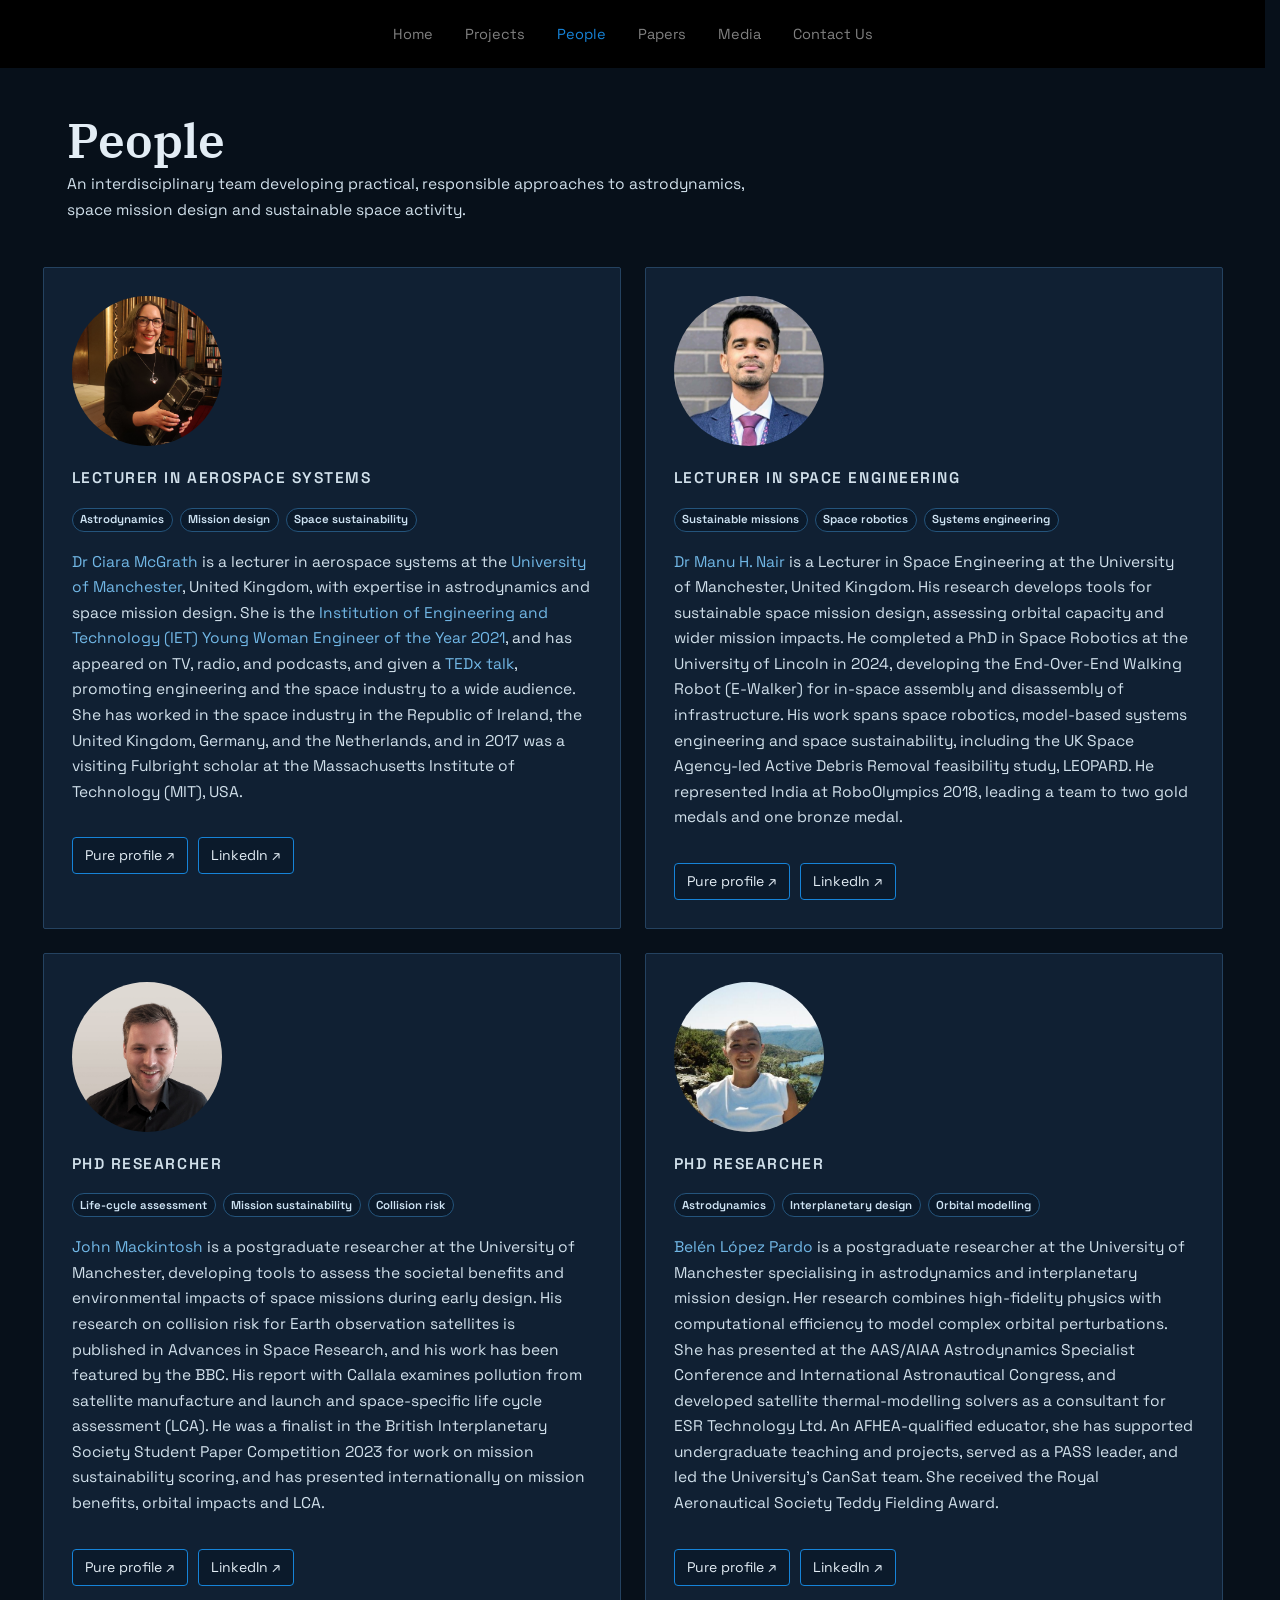
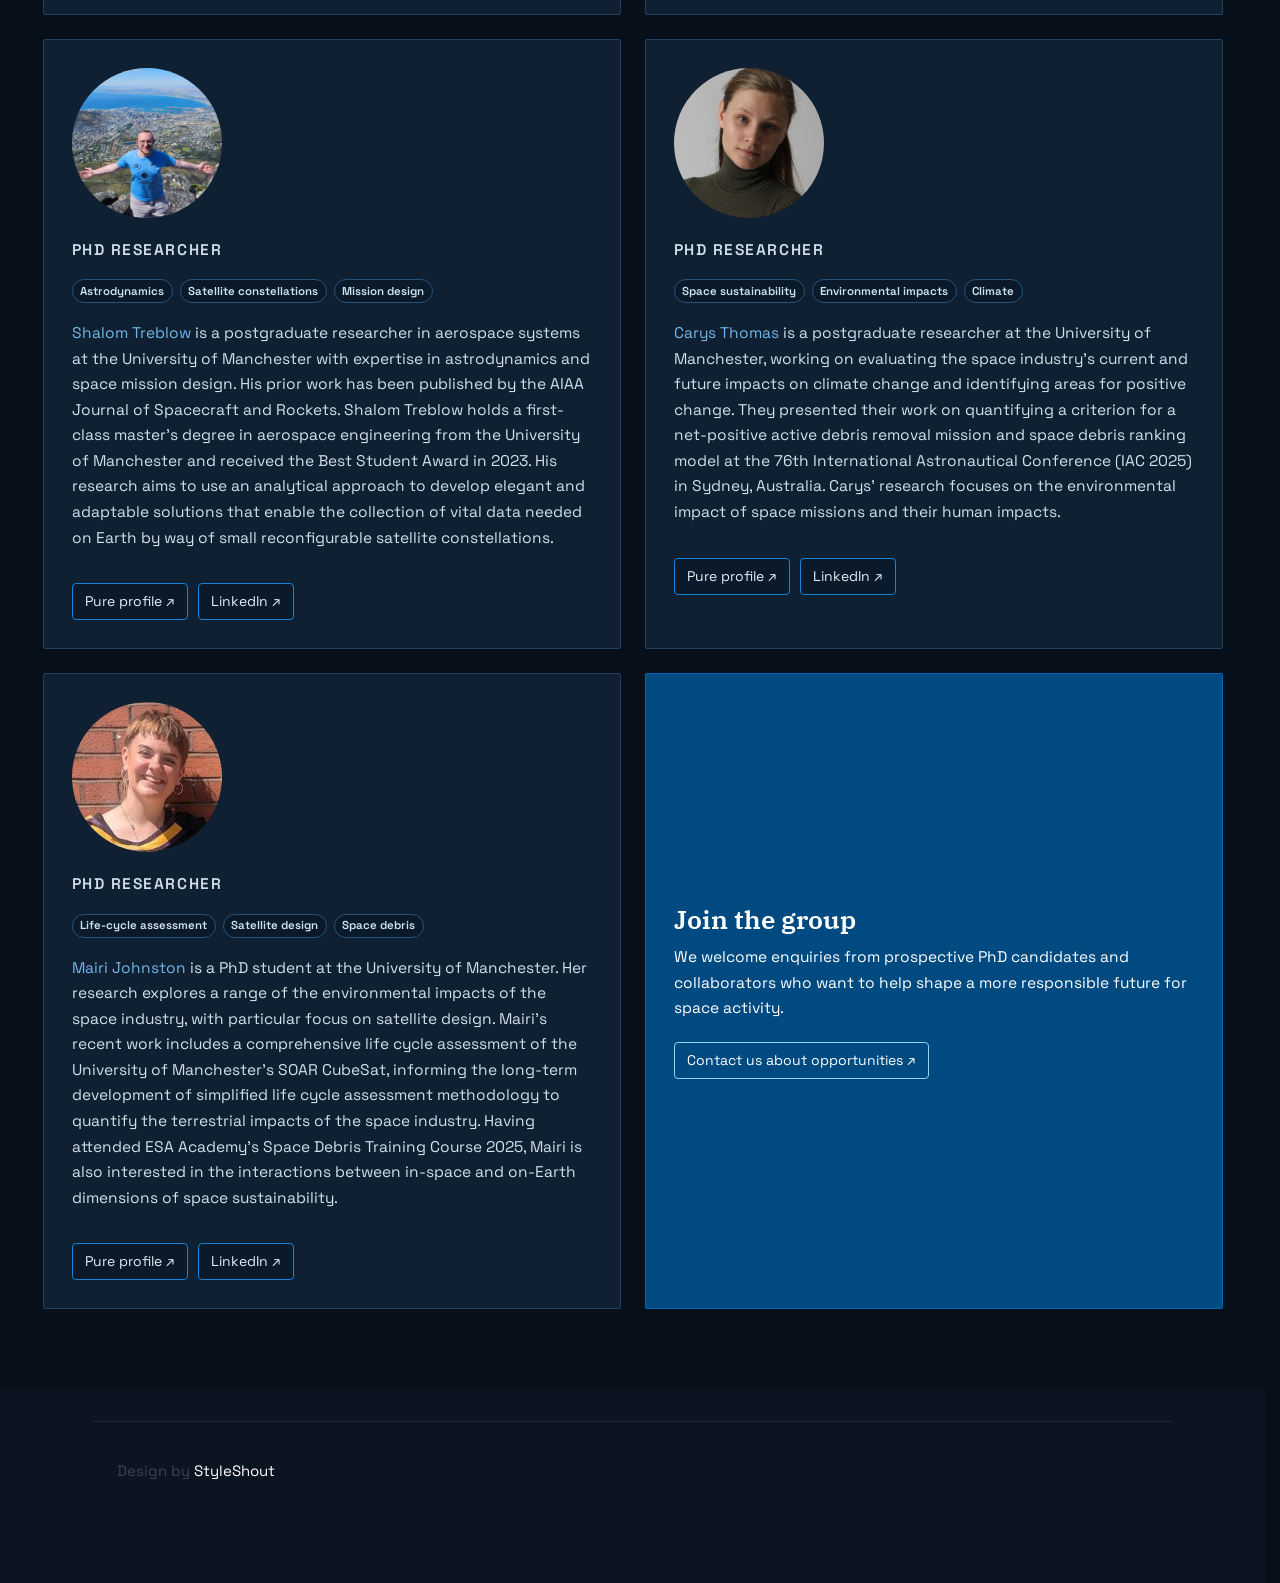
<file: people.html>
<!DOCTYPE html>
<html class="no-js" lang="en">
<head>
<meta charset="utf-8">
<title>People | Astrodynamics & Space Mission Analysis</title>
<meta name="viewport" content="width=device-width, initial-scale=1">
<link rel="stylesheet" href="css/styles.css">
<link rel="stylesheet" href="css/vendor.css">
<link rel="stylesheet" href="css/page-overrides.css">
<script defer src="https://ciaramcgrath91.github.io/sustainable_space/js/vendor/fontawesome/all.min.js"></script>
<link rel="apple-touch-icon" sizes="180x180" href="apple-touch-icon.png">
<link rel="icon" type="image/png" sizes="32x32" href="favicon-32x32.png">
<link rel="icon" type="image/png" sizes="16x16" href="favicon-16x16.png">
<link rel="manifest" href="site.webmanifest">
<link rel="preconnect" href="https://fonts.googleapis.com">
<link rel="preconnect" href="https://fonts.gstatic.com" crossorigin>
<link href="https://fonts.googleapis.com/css2?family=IBM+Plex+Serif:ital,wght@0,400;0,500;0,600;0,700;1,400&amp;family=Space+Grotesk:wght@400;500;600;700&amp;display=swap" rel="stylesheet">
<style>
#about .portrait-frame { display:block; position:relative; width:min(220px, 100%); aspect-ratio:1; overflow:hidden; border-radius:50%; margin:0 auto 2.4rem; }
#about .portrait-frame .s-about__pic { position:absolute; inset:0; display:block; width:100%; height:100%; min-width:0; max-width:none; aspect-ratio:auto; margin:0; border:0; border-radius:0; object-fit:cover; object-position:center; }
#about .portrait-frame--shalom .s-about__pic { transform:translateX(3%) scale(1.12); }
#about .portrait-frame--carys .s-about__pic { transform:translateY(6%) scale(1.12); }
#about .portrait-frame--mairi .s-about__pic { transform:translateX(-3%) scale(1.08); }
.person-role { margin:0 0 1.6rem; color:#71b7e6; font-size:1.35rem; font-weight:600; letter-spacing:.1em; line-height:1.4; text-transform:uppercase; }
#about .portrait-frame, .person-role, .person-profiles a {
    transition: transform .2s ease, box-shadow .2s ease, border-color .2s ease, background-color .2s ease, color .2s ease;
}
#about .person-row:hover .portrait-frame,
#about .person-row:focus-within .portrait-frame {
    transform:translateY(-3px);
    box-shadow:0 0 0 3px rgba(22, 131, 216, .85), 0 10px 24px rgba(0, 0, 0, .22);
}
#about .person-row:hover .person-role,
#about .person-row:focus-within .person-role { color:#fff; }
.person-profiles a:hover,
.person-profiles a:focus-visible {
    color:#fff;
    background-color:rgba(22, 131, 216, .18);
    border-color:#71b7e6;
    text-decoration:none;
}
.person-profiles a:focus-visible { outline:3px solid #71b7e6; outline-offset:3px; }


/* Unified research-team card layout. */
.s-header { top:0; background:#000; }
.page-spacer { display:none; }
#about {
    --card-border:#244260;
    display:grid;
    grid-template-columns:repeat(2, minmax(0, 1fr));
    gap:2.4rem;
    padding:12rem max(2.4rem, calc((100% - 1180px) / 2)) 8rem;
    background:#07101a;
    color:#e3edf5;
}
#about > .row { width:auto; margin:0; }
#about > .row:first-child { grid-column:1 / -1; margin-bottom:2rem; }
#about .s-about__content h3 { margin:0 0 1.2rem; color:#e3edf5; font-size:4.8rem; }
#about .team-intro { max-width:68rem; margin:0; color:#b8cddd; font-size:1.8rem; line-height:1.65; }
#about > .person-row {
    display:block;
    min-width:0;
    padding:2.8rem;
    background:#102033;
    border:1px solid var(--card-border);
    border-top:1px solid var(--card-border);
    border-radius:2px;
    transition:transform .2s ease, box-shadow .2s ease, border-color .2s ease;
}
#about > .person-row:hover, #about > .person-row:focus-within {
    transform:translateY(-3px);
    border-color:#1683d8;
    box-shadow:0 12px 28px rgba(0, 0, 0, .45);
}
#about .person-row .column { width:100%; max-width:none; padding:0; }
#about .portrait-frame { width:150px; margin:0 0 2rem; }
#about .s-about__content p { color:#d1e0eb; font-size:1.55rem; line-height:1.65; }
#about .s-about__content > p a { color:#71b7e6; }
#about .person-role { color:#71b7e6; font-size:1.2rem; }
#about .research-tags { display:flex; flex-wrap:wrap; gap:.7rem; margin:0 0 1.8rem; padding:0; list-style:none; }
#about .research-tags li { padding:.35rem .75rem; color:#cfe4f4; background:#0b1a2b; border:1px solid #24547c; border-radius:99px; font-size:1.15rem; font-weight:600; line-height:1.3; }
#about .person-profiles { margin:2rem 0 0; }
#about .person-profiles a { color:#e3edf5; border-color:#1683d8; background:#0b1a2b; }
#about .person-profiles a:hover, #about .person-profiles a:focus-visible { color:#fff; background:#0066b3; border-color:#71b7e6; }
#about .person-row hr { display:none; }
#about > .join-card { display:flex; align-items:center; background:#004a82; border-color:#0066b3; }
#about .join-card h4 { margin:0 0 1rem; color:#fff; font-size:2.6rem; }
#about .join-card p { max-width:58rem; margin:0; color:#fff; }
#about .join-card .person-profiles a { color:#fff; background:transparent; border-color:#9bd0ef; }
#about .join-card .person-profiles a:hover, #about .join-card .person-profiles a:focus-visible { color:#004a82; background:#fff; border-color:#fff; }

@media screen and (max-width:800px) {
    #about { grid-template-columns:1fr; padding:10rem 2.4rem 5rem; }
    #about .s-about__content h3 { font-size:4rem; }
}
</style></head>
<body id="top" class="ss-preload">
<div id="preloader"><div id="loader"></div></div><header class="s-header"><div class="row s-header__nav-wrap"><nav class="s-header__nav" aria-label="Primary navigation"><ul><li><a href="index.html">Home</a></li><li><a href="projects/index.html">Projects</a></li><li class="current"><a href="people.html">People</a></li><li><a href="papers.html">Papers</a></li><li><a href="media.html">Media</a></li><li><a href="contact.html">Contact Us</a></li></ul></nav></div><a class="s-header__menu-toggle" href="#0" title="Menu"><span class="s-header__menu-icon"></span></a></header><main><div class="page-spacer"></div><section id="about" class="s-about target-section">
        <div class="row"><div class="column large-12 s-about__content"><h3>People</h3><p class="team-intro">An interdisciplinary team developing practical, responsible approaches to astrodynamics, space mission design and sustainable space activity.</p></div></div>
<div class="row person-row"><div class="column large-3 tab-12"><span class="portrait-frame"><img class="s-about__pic" src="images/avatars/Ciara_flip.png" alt="Dr Ciara McGrath" width="220" height="220" loading="lazy"></span></div><div class="column large-9 tab-12 s-about__content">
        
        <p class="person-role">Lecturer in Aerospace Systems</p><ul class="research-tags"><li>Astrodynamics</li><li>Mission design</li><li>Space sustainability</li></ul><p>
            <a href = "https://research.manchester.ac.uk/en/persons/ciara.mcgrath" target="_blank">Dr Ciara McGrath</a> is a lecturer in aerospace systems at the <a href="https://www.manchester.ac.uk/" target="_blank">University of Manchester</a>, United Kingdom, 
            with expertise in astrodynamics and space mission design. She is the <a href="https://www.theiet.org/" target="_blank">Institution of Engineering and Technology (IET)</a>
            <a href="https://youngwomenengineer.theiet.org/" target="_blank"> Young Woman Engineer of the Year 2021</a>, and has appeared on TV, radio, and podcasts, and given a <a href="https://www.ted.com/talks/dr_ciara_mcgrath_revolutionising_space_with_your_very_own_satellite" target="_blank">TEDx talk</a>, 
            promoting engineering and the space industry to a wide audience. She has worked in the space industry in the Republic
             of Ireland, the United Kingdom, Germany, and the Netherlands, and in 2017 was a visiting Fulbright scholar at the 
             Massachusetts Institute of Technology (MIT), USA.
        </p>
        <div class="person-profiles" aria-label="Profiles for Dr Ciara McGrath"><a href="https://research.manchester.ac.uk/en/persons/ciara.mcgrath" target="_blank" rel="noopener noreferrer">Pure profile ↗</a><a href="https://www.linkedin.com/in/ciaramcgrath/" target="_blank" rel="noopener noreferrer">LinkedIn ↗</a></div><hr></div></div>
<div class="row person-row"><div class="column large-3 tab-12"><span class="portrait-frame"><img class="s-about__pic" src="images/avatars/Manu.jpg" alt="Dr Manu H. Nair" width="220" height="220" loading="lazy"></span></div><div class="column large-9 tab-12 s-about__content">
        <p class="person-role">Lecturer in Space Engineering</p><ul class="research-tags"><li>Sustainable missions</li><li>Space robotics</li><li>Systems engineering</li></ul><p><a href="https://research.manchester.ac.uk/en/persons/manu-nair" target="_blank" rel="noopener noreferrer">Dr Manu H. Nair</a> is a Lecturer in Space Engineering at the University of Manchester, United Kingdom. His research develops tools for sustainable space mission design, assessing orbital capacity and wider mission impacts. He completed a PhD in Space Robotics at the University of Lincoln in 2024, developing the End-Over-End Walking Robot (E-Walker) for in-space assembly and disassembly of infrastructure. His work spans space robotics, model-based systems engineering and space sustainability, including the UK Space Agency-led Active Debris Removal feasibility study, LEOPARD. He represented India at RoboOlympics 2018, leading a team to two gold medals and one bronze medal.</p>
        <div class="person-profiles" aria-label="Profiles for Dr Manu H. Nair"><a href="https://research.manchester.ac.uk/en/persons/manu-nair" target="_blank" rel="noopener noreferrer">Pure profile ↗</a><a href="https://www.linkedin.com/in/manu-h-nair-059951140/" target="_blank" rel="noopener noreferrer">LinkedIn ↗</a></div><hr></div></div>
<div class="row person-row"><div class="column large-3 tab-12"><span class="portrait-frame"><img class="s-about__pic" src="images/avatars/JM_image.png" alt="John Mackintosh" width="220" height="220" loading="lazy"></span></div><div class="column large-9 tab-12 s-about__content">
        <p class="person-role">PhD Researcher</p><ul class="research-tags"><li>Life-cycle assessment</li><li>Mission sustainability</li><li>Collision risk</li></ul><p><a href="https://research.manchester.ac.uk/en/persons/john-mackintosh" target="_blank" rel="noopener noreferrer">John Mackintosh</a> is a postgraduate researcher at the University of Manchester, developing tools to assess the societal benefits and environmental impacts of space missions during early design. His research on collision risk for Earth observation satellites is published in Advances in Space Research, and his work has been featured by the BBC. His report with Callala examines pollution from satellite manufacture and launch and space-specific life cycle assessment (LCA). He was a finalist in the British Interplanetary Society Student Paper Competition 2023 for work on mission sustainability scoring, and has presented internationally on mission benefits, orbital impacts and LCA.</p>
        <div class="person-profiles" aria-label="Profiles for John Mackintosh"><a href="https://research.manchester.ac.uk/en/persons/john-mackintosh" target="_blank" rel="noopener noreferrer">Pure profile ↗</a><a href="https://www.linkedin.com/in/jcmackintosh/" target="_blank" rel="noopener noreferrer">LinkedIn ↗</a></div><hr></div></div>
<div class="row person-row"><div class="column large-3 tab-12"><span class="portrait-frame"><img class="s-about__pic" src="images/avatars/Bel.jpg" alt="Belén López Pardo" width="220" height="220" loading="lazy"></span></div><div class="column large-9 tab-12 s-about__content">
        <p class="person-role">PhD Researcher</p><ul class="research-tags"><li>Astrodynamics</li><li>Interplanetary design</li><li>Orbital modelling</li></ul><p><a href = "https://research.manchester.ac.uk/en/persons/belen-lopez-pardo" target="_blank">Belén López Pardo</a> is a postgraduate researcher at the University of Manchester specialising in astrodynamics and interplanetary mission design. Her research combines high-fidelity physics with computational efficiency to model complex orbital perturbations. She has presented at the AAS/AIAA Astrodynamics Specialist Conference and International Astronautical Congress, and developed satellite thermal-modelling solvers as a consultant for ESR Technology Ltd. An AFHEA-qualified educator, she has supported undergraduate teaching and projects, served as a PASS leader, and led the University’s CanSat team. She received the Royal Aeronautical Society Teddy Fielding Award.</p>
        <div class="person-profiles" aria-label="Profiles for Belén López Pardo"><a href="https://research.manchester.ac.uk/en/persons/belen-lopez-pardo" target="_blank" rel="noopener noreferrer">Pure profile ↗</a><a href="https://www.linkedin.com/in/belenlopezpardo/" target="_blank" rel="noopener noreferrer">LinkedIn ↗</a></div><hr></div></div>
<div class="row person-row"><div class="column large-3 tab-12"><span class="portrait-frame portrait-frame--shalom"><img class="s-about__pic" src="images/avatars/Shalom.png" alt="Shalom Treblow" width="220" height="220" loading="lazy"></span></div><div class="column large-9 tab-12 s-about__content">
        <p class="person-role">PhD Researcher</p><ul class="research-tags"><li>Astrodynamics</li><li>Satellite constellations</li><li>Mission design</li></ul><p>
            <a href = "https://research.manchester.ac.uk/en/persons/shalom-treblow" target="_blank">Shalom Treblow</a>
            is a postgraduate researcher in aerospace systems at the University of Manchester with expertise in astrodynamics and space mission design. His prior work has been published by the AIAA Journal of Spacecraft and Rockets. Shalom 
            Treblow holds a first-class master’s degree in aerospace engineering from the University of Manchester and received 
            the Best Student Award in 2023. His research aims to use an analytical approach to develop elegant and adaptable 
            solutions that enable the collection of vital data needed on Earth by way of small reconfigurable satellite constellations.
        </p>
        <div class="person-profiles" aria-label="Profiles for Shalom Treblow"><a href="https://research.manchester.ac.uk/en/persons/shalom-treblow" target="_blank" rel="noopener noreferrer">Pure profile ↗</a><a href="https://www.linkedin.com/in/shalom-t-048533266/" target="_blank" rel="noopener noreferrer">LinkedIn ↗</a></div><hr></div></div>
<div class="row person-row"><div class="column large-3 tab-12"><span class="portrait-frame portrait-frame--carys"><img class="s-about__pic" src="images/avatars/Carys.png" alt="Carys Thomas" width="220" height="220" loading="lazy"></span></div><div class="column large-9 tab-12 s-about__content">
        <p class="person-role">PhD Researcher</p><ul class="research-tags"><li>Space sustainability</li><li>Environmental impacts</li><li>Climate</li></ul><p>
            <a href = "https://research.manchester.ac.uk/en/persons/carys-thomas" target="_blank">Carys Thomas</a>
             is a postgraduate researcher at the University of Manchester, working on evaluating the space industry's 
             current and future impacts on climate change and identifying areas for positive change. They presented their 
             work on quantifying a criterion for a net-positive active debris removal mission and space debris ranking model 
             at the 76th International Astronautical Conference (IAC 2025) in Sydney, Australia. Carys’ research focuses on the
             environmental impact of space missions and their human impacts.
        </p>
        <div class="person-profiles" aria-label="Profiles for Carys Thomas"><a href="https://research.manchester.ac.uk/en/persons/carys-thomas" target="_blank" rel="noopener noreferrer">Pure profile ↗</a><a href="https://www.linkedin.com/in/carys-m-thomas/" target="_blank" rel="noopener noreferrer">LinkedIn ↗</a></div><hr></div></div>
<div class="row person-row"><div class="column large-3 tab-12"><span class="portrait-frame portrait-frame--mairi"><img class="s-about__pic" src="images/avatars/Mairi.jpg" alt="Mairi Johnston" width="220" height="220" loading="lazy"></span></div><div class="column large-9 tab-12 s-about__content">
        <p class="person-role">PhD Researcher</p><ul class="research-tags"><li>Life-cycle assessment</li><li>Satellite design</li><li>Space debris</li></ul><p>
            <a href = "https://research.manchester.ac.uk/en/persons/mairi-johnston" target="_blank">Mairi Johnston</a> 
            is a PhD student at the University of Manchester. Her research explores a range of the environmental
             impacts of the space industry, with particular focus on satellite design. Mairi’s recent work includes a comprehensive
              life cycle assessment of the University of Manchester’s SOAR CubeSat, informing the long-term development of simplified
               life cycle assessment methodology to quantify the terrestrial impacts of the space industry. Having attended ESA Academy’s
               Space Debris Training Course 2025, Mairi is also interested in the interactions between in-space and on-Earth dimensions
               of space sustainability.
        </p>
        <div class="person-profiles" aria-label="Profiles for Mairi Johnston"><a href="https://research.manchester.ac.uk/en/persons/mairi-johnston" target="_blank" rel="noopener noreferrer">Pure profile ↗</a><a href="https://www.linkedin.com/in/mairi-johnston/" target="_blank" rel="noopener noreferrer">LinkedIn ↗</a></div><hr></div></div>
    <div class="row person-row join-card"><div class="column large-12 s-about__content"><h4>Join the group</h4><p>We welcome enquiries from prospective PhD candidates and collaborators who want to help shape a more responsible future for space activity.</p><div class="person-profiles"><a href="contact.html">Contact us about opportunities ↗</a></div></div></div></section></main><footer class="s-footer"><div class="row"><div class="column large-4 medium-6 w-1000-stack s-footer__social-block"><ul class="s-footer__social"><li><a href="https://www.research.manchester.ac.uk/portal/ciara.mcgrath.html" target="_blank" rel="noopener noreferrer" aria-label="University profile"><i class="fas fa-graduation-cap" aria-hidden="true"></i></a></li><li><a href="https://www.linkedin.com/in/ciaramcgrath/" target="_blank" rel="noopener noreferrer" aria-label="LinkedIn"><i class="fab fa-linkedin-in" aria-hidden="true"></i></a></li></ul></div><div class="column large-7 medium-6 w-1000-stack ss-copyright"><span>Design by <a href="https://www.styleshout.com/">StyleShout</a></span></div></div><div class="ss-go-top"><a title="Back to Top" href="#top">↑</a></div></footer><script src="https://ciaramcgrath91.github.io/sustainable_space/js/plugins.js"></script><script src="https://ciaramcgrath91.github.io/sustainable_space/js/main.js"></script></body></html>
</file>
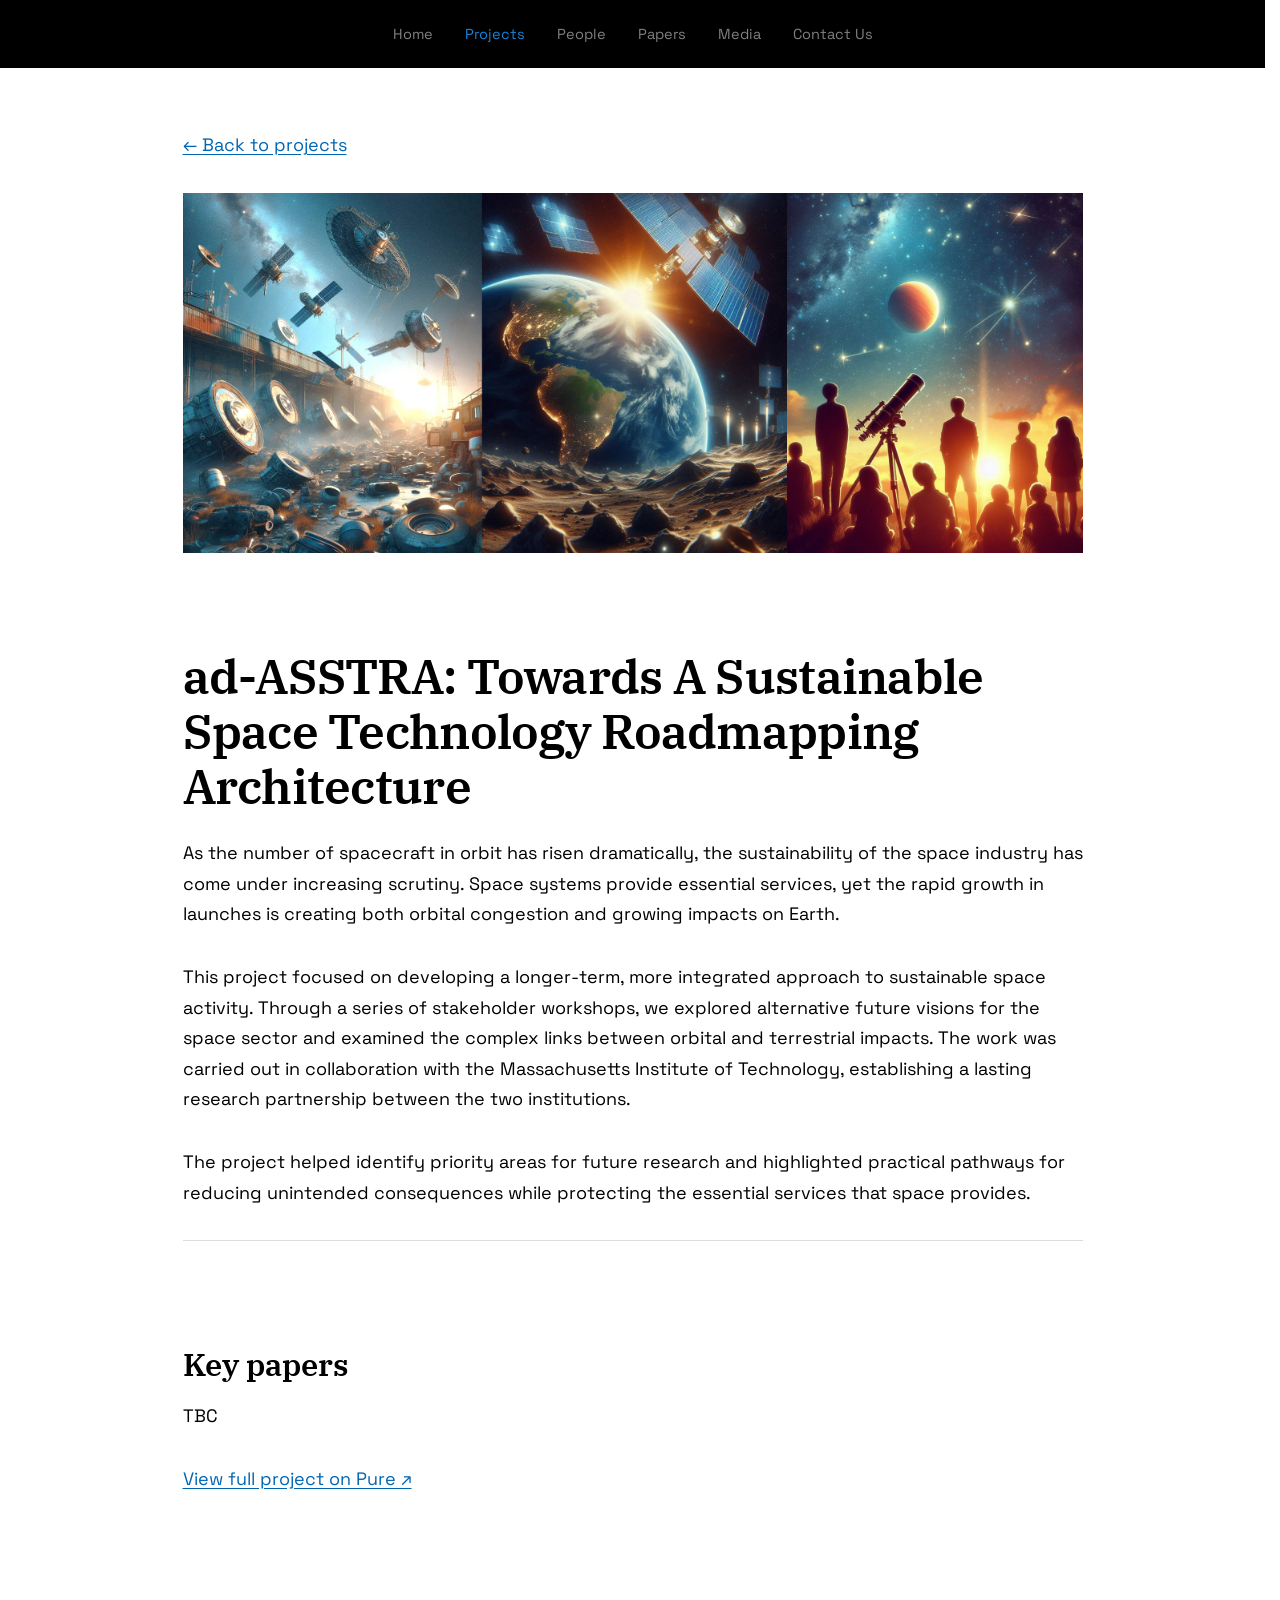
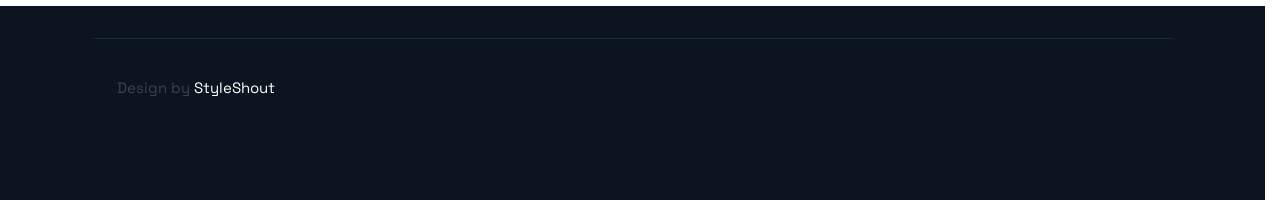
<file: projects/ad-asstra.html>
<!DOCTYPE html><html class="no-js" lang="en"><head><meta charset="utf-8"><title>ad-asstra | Astrodynamics & Space Mission Analysis</title><meta name="viewport" content="width=device-width, initial-scale=1"><link rel="stylesheet" href="../css/styles.css"><link rel="stylesheet" href="../css/vendor.css"><link rel="stylesheet" href="../css/page-overrides.css"><script defer src="https://ciaramcgrath91.github.io/sustainable_space/js/vendor/fontawesome/all.min.js"></script><link rel="apple-touch-icon" sizes="180x180" href="../apple-touch-icon.png"><link rel="icon" type="image/png" sizes="32x32" href="../favicon-32x32.png"><link rel="icon" type="image/png" sizes="16x16" href="../favicon-16x16.png"><link rel="manifest" href="../site.webmanifest"><link rel="preconnect" href="https://fonts.googleapis.com"><link rel="preconnect" href="https://fonts.gstatic.com" crossorigin><link href="https://fonts.googleapis.com/css2?family=IBM+Plex+Serif:ital,wght@0,400;0,500;0,600;0,700;1,400&amp;family=Space+Grotesk:wght@400;500;600;700&amp;display=swap" rel="stylesheet"><style>
.s-header { top:0; background-color:#000; }
body, main, .project-page { background:#fff; color:#000; }
.project-page h1, .project-page h2, .project-page h3, .project-page p { color:#000; }
.project-page a { color:#000; }
.project-page a:hover, .project-page a:focus { color:#333; }
.project-page a { color:#0066b3; text-decoration:underline; text-underline-offset:.16em; }
.project-page a:hover, .project-page a:focus { color:#004d87; }
.project-key-papers .resume-block { margin-bottom:var(--vspace-1_75); }
.project-key-papers .resume-block h4 { line-height:1.080; margin-top:0; margin-bottom:var(--vspace-0_25); color:#000; }
.project-key-papers .resume-block__header-meta { font-family:var(--font-2); font-size:calc(var(--text-size) * 1.1111); font-style:italic; margin-top:-.4rem; margin-bottom:0; color:#0a2f4e; }
.project-key-papers .resume-block__header-meta span:first-child { margin-right:.6rem; }
.project-key-papers .resume-block__header-date { display:inline-block; font-family:var(--font-1); font-size:var(--text-sm); font-style:normal; text-transform:uppercase; letter-spacing:.12em; color:#0066b3; }
.project-key-papers .resume-block__header-date::before { content:"\2022"; color:#0066b3; margin-right:.2rem; }
.project-key-papers .paper-details { color:#000; }
</style></head><body id="top" class="ss-preload"><div id="preloader"><div id="loader"></div></div><header class="s-header"><div class="row s-header__nav-wrap"><nav class="s-header__nav" aria-label="Primary navigation"><ul><li><a href="../index.html">Home</a></li><li class="current"><a href="index.html">Projects</a></li><li><a href="../people.html">People</a></li><li><a href="../papers.html">Papers</a></li><li><a href="../media.html">Media</a></li><li><a href="../contact.html">Contact Us</a></li></ul></nav></div><a class="s-header__menu-toggle" href="#0" title="Menu"><span class="s-header__menu-icon"></span></a></header><main><article class="project-page"><p><a href="index.html">← Back to projects</a></p><img class="project-page__image" src="../images/portfolio/ad-asstra.jpg" alt="" loading="lazy">


<div class="project-dialog-body"><h1>ad-ASSTRA: Towards A Sustainable Space Technology Roadmapping Architecture</h1>
<p>As the number of spacecraft in orbit has risen dramatically, the sustainability of the space industry has come under increasing scrutiny. Space systems provide essential services, yet the rapid growth in launches is creating both orbital congestion and growing impacts on Earth.</p>
<p>This project focused on developing a longer-term, more integrated approach to sustainable space activity. Through a series of stakeholder workshops, we explored alternative future visions for the space sector and examined the complex links between orbital and terrestrial impacts. The work was carried out in collaboration with the Massachusetts Institute of Technology, establishing a lasting research partnership between the two institutions.</p>
<p>The project helped identify priority areas for future research and highlighted practical pathways for reducing unintended consequences while protecting the essential services that space provides.</p><section class="project-key-papers" aria-labelledby="key-papers-1"><h3 id="key-papers-1">Key papers</h3><p class="project-papers-tbc">TBC</p></section><p class="project-external-link"><a href="https://research.manchester.ac.uk/en/projects/towards-a-sustainable-space-technology-roadmapping-architecture/" target="_blank" rel="noopener noreferrer">View full project on Pure ↗</a></p></div></article></main><footer class="s-footer"><div class="row"><div class="column large-4 medium-6 w-1000-stack s-footer__social-block"><ul class="s-footer__social"><li><a href="https://www.research.manchester.ac.uk/portal/ciara.mcgrath.html" target="_blank" rel="noopener noreferrer"><i class="fas fa-graduation-cap" aria-hidden="true"></i></a></li><li><a href="https://www.linkedin.com/in/ciaramcgrath/" target="_blank" rel="noopener noreferrer"><i class="fab fa-linkedin-in" aria-hidden="true"></i></a></li></ul></div><div class="column large-7 medium-6 w-1000-stack ss-copyright"><span>Design by <a href="https://www.styleshout.com/">StyleShout</a></span></div></div><div class="ss-go-top"><a title="Back to Top" href="#top">↑</a></div></footer><script src="https://ciaramcgrath91.github.io/sustainable_space/js/plugins.js"></script><script src="https://ciaramcgrath91.github.io/sustainable_space/js/main.js"></script></body></html>
</file>
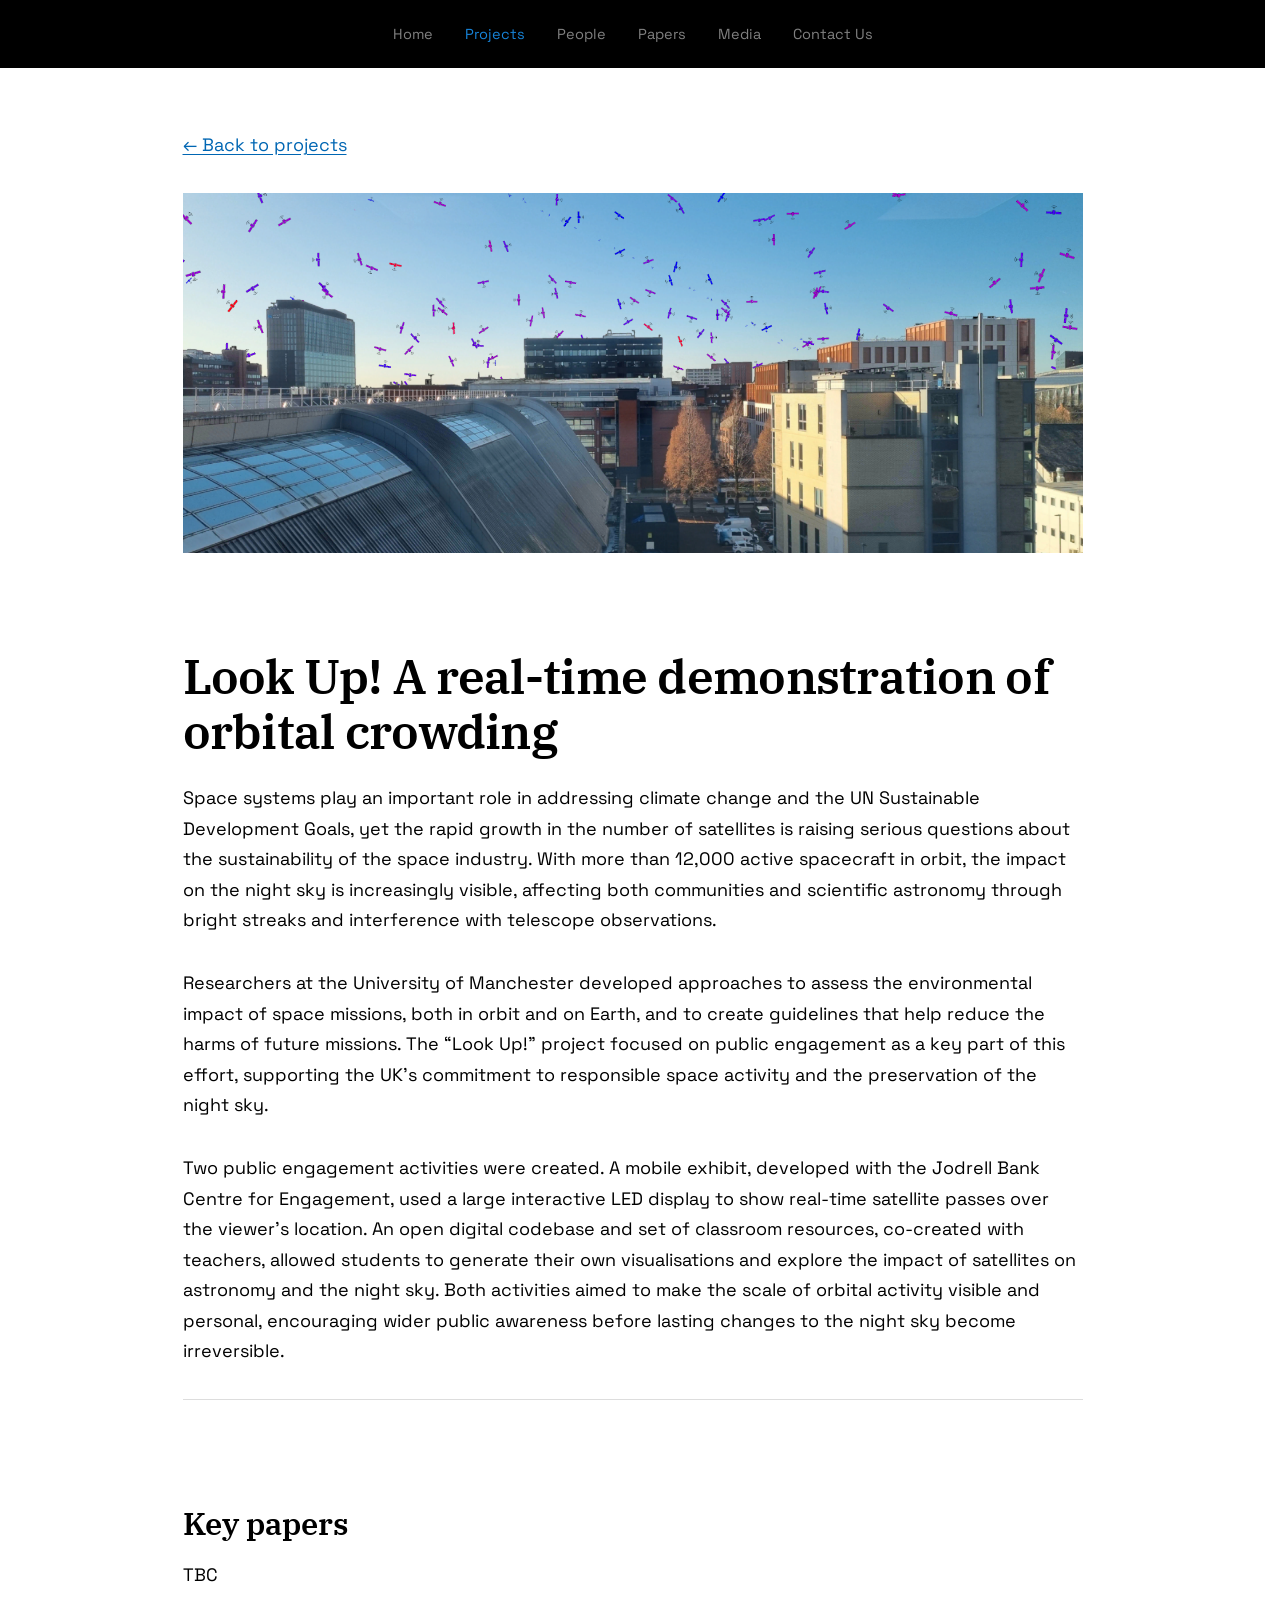
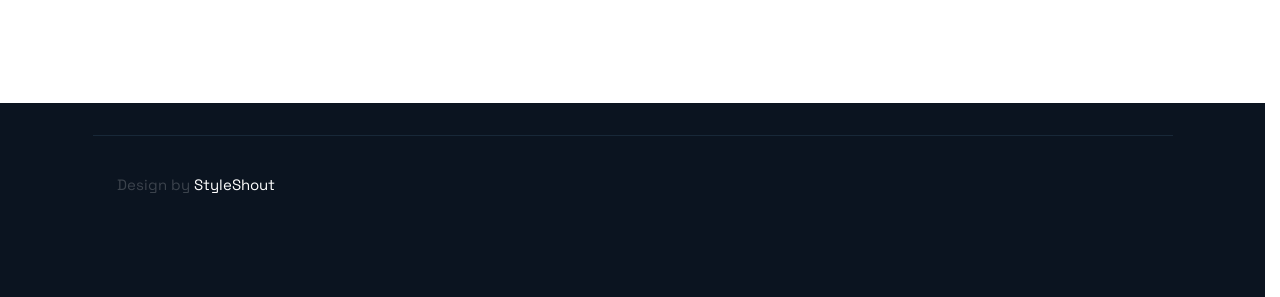
<file: projects/look-up.html>
<!DOCTYPE html><html class="no-js" lang="en"><head><meta charset="utf-8"><title>look-up | Astrodynamics & Space Mission Analysis</title><meta name="viewport" content="width=device-width, initial-scale=1"><link rel="stylesheet" href="../css/styles.css"><link rel="stylesheet" href="../css/vendor.css"><link rel="stylesheet" href="../css/page-overrides.css"><script defer src="https://ciaramcgrath91.github.io/sustainable_space/js/vendor/fontawesome/all.min.js"></script><link rel="apple-touch-icon" sizes="180x180" href="../apple-touch-icon.png"><link rel="icon" type="image/png" sizes="32x32" href="../favicon-32x32.png"><link rel="icon" type="image/png" sizes="16x16" href="../favicon-16x16.png"><link rel="manifest" href="../site.webmanifest"><link rel="preconnect" href="https://fonts.googleapis.com"><link rel="preconnect" href="https://fonts.gstatic.com" crossorigin><link href="https://fonts.googleapis.com/css2?family=IBM+Plex+Serif:ital,wght@0,400;0,500;0,600;0,700;1,400&amp;family=Space+Grotesk:wght@400;500;600;700&amp;display=swap" rel="stylesheet"><style>
.s-header { top:0; background-color:#000; }
body, main, .project-page { background:#fff; color:#000; }
.project-page h1, .project-page h2, .project-page h3, .project-page p { color:#000; }
.project-page a { color:#000; }
.project-page a:hover, .project-page a:focus { color:#333; }
.project-page a { color:#0066b3; text-decoration:underline; text-underline-offset:.16em; }
.project-page a:hover, .project-page a:focus { color:#004d87; }
.project-key-papers .resume-block { margin-bottom:var(--vspace-1_75); }
.project-key-papers .resume-block h4 { line-height:1.080; margin-top:0; margin-bottom:var(--vspace-0_25); color:#000; }
.project-key-papers .resume-block__header-meta { font-family:var(--font-2); font-size:calc(var(--text-size) * 1.1111); font-style:italic; margin-top:-.4rem; margin-bottom:0; color:#0a2f4e; }
.project-key-papers .resume-block__header-meta span:first-child { margin-right:.6rem; }
.project-key-papers .resume-block__header-date { display:inline-block; font-family:var(--font-1); font-size:var(--text-sm); font-style:normal; text-transform:uppercase; letter-spacing:.12em; color:#0066b3; }
.project-key-papers .resume-block__header-date::before { content:"\2022"; color:#0066b3; margin-right:.2rem; }
.project-key-papers .paper-details { color:#000; }
</style></head><body id="top" class="ss-preload"><div id="preloader"><div id="loader"></div></div><header class="s-header"><div class="row s-header__nav-wrap"><nav class="s-header__nav" aria-label="Primary navigation"><ul><li><a href="../index.html">Home</a></li><li class="current"><a href="index.html">Projects</a></li><li><a href="../people.html">People</a></li><li><a href="../papers.html">Papers</a></li><li><a href="../media.html">Media</a></li><li><a href="../contact.html">Contact Us</a></li></ul></nav></div><a class="s-header__menu-toggle" href="#0" title="Menu"><span class="s-header__menu-icon"></span></a></header><main><article class="project-page"><p><a href="index.html">← Back to projects</a></p><img class="project-page__image" src="../images/portfolio/look%20up.png" alt="" loading="lazy">


<div class="project-dialog-body"><h1>Look Up! A real-time demonstration of orbital crowding</h1>
<p>Space systems play an important role in addressing climate change and the UN Sustainable Development Goals, yet the rapid growth in the number of satellites is raising serious questions about the sustainability of the space industry. With more than 12,000 active spacecraft in orbit, the impact on the night sky is increasingly visible, affecting both communities and scientific astronomy through bright streaks and interference with telescope observations.</p>
<p>Researchers at the University of Manchester developed approaches to assess the environmental impact of space missions, both in orbit and on Earth, and to create guidelines that help reduce the harms of future missions. The “Look Up!” project focused on public engagement as a key part of this effort, supporting the UK’s commitment to responsible space activity and the preservation of the night sky.</p>
<p>Two public engagement activities were created. A mobile exhibit, developed with the Jodrell Bank Centre for Engagement, used a large interactive LED display to show real-time satellite passes over the viewer’s location. An open digital codebase and set of classroom resources, co-created with teachers, allowed students to generate their own visualisations and explore the impact of satellites on astronomy and the night sky. Both activities aimed to make the scale of orbital activity visible and personal, encouraging wider public awareness before lasting changes to the night sky become irreversible.</p><section class="project-key-papers" aria-labelledby="key-papers-4"><h3 id="key-papers-4">Key papers</h3><p class="project-papers-tbc">TBC</p></section></div></article></main><footer class="s-footer"><div class="row"><div class="column large-4 medium-6 w-1000-stack s-footer__social-block"><ul class="s-footer__social"><li><a href="https://www.research.manchester.ac.uk/portal/ciara.mcgrath.html" target="_blank" rel="noopener noreferrer"><i class="fas fa-graduation-cap" aria-hidden="true"></i></a></li><li><a href="https://www.linkedin.com/in/ciaramcgrath/" target="_blank" rel="noopener noreferrer"><i class="fab fa-linkedin-in" aria-hidden="true"></i></a></li></ul></div><div class="column large-7 medium-6 w-1000-stack ss-copyright"><span>Design by <a href="https://www.styleshout.com/">StyleShout</a></span></div></div><div class="ss-go-top"><a title="Back to Top" href="#top">↑</a></div></footer><script src="https://ciaramcgrath91.github.io/sustainable_space/js/plugins.js"></script><script src="https://ciaramcgrath91.github.io/sustainable_space/js/main.js"></script></body></html>
</file>
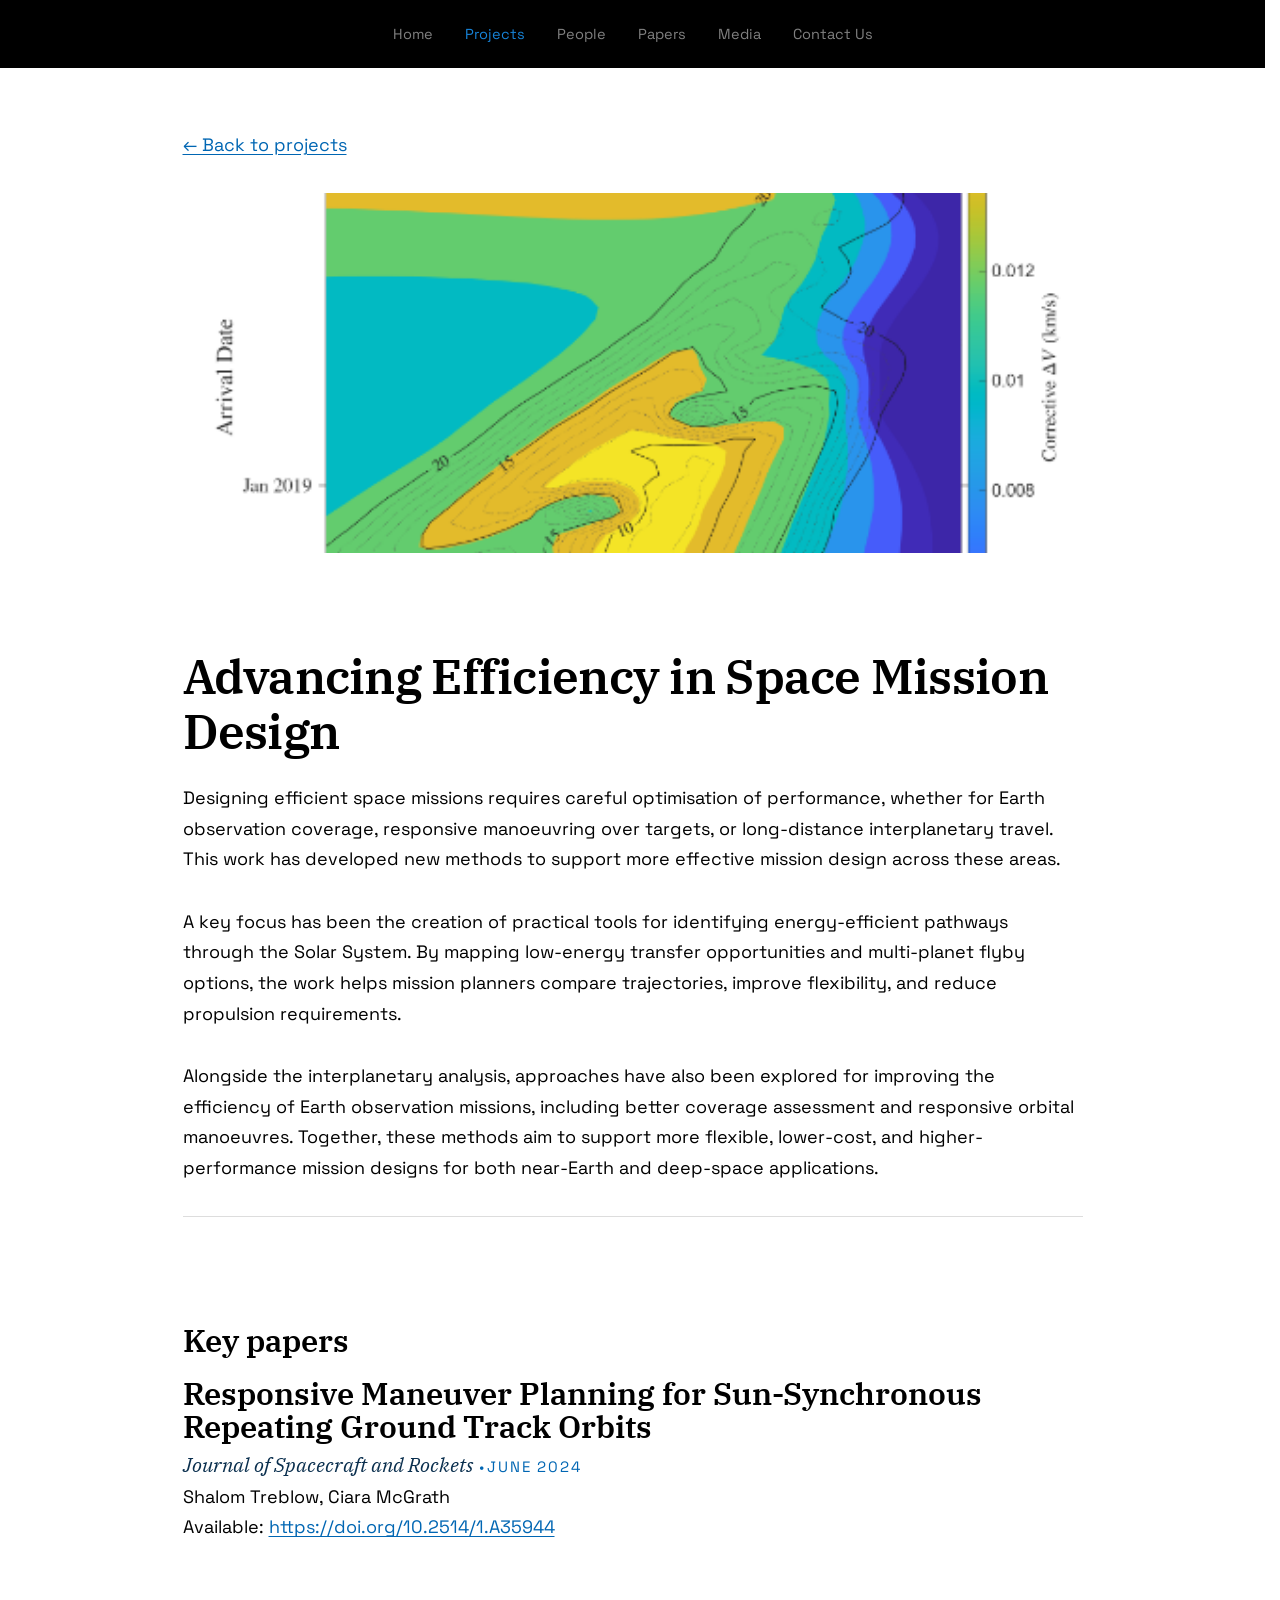
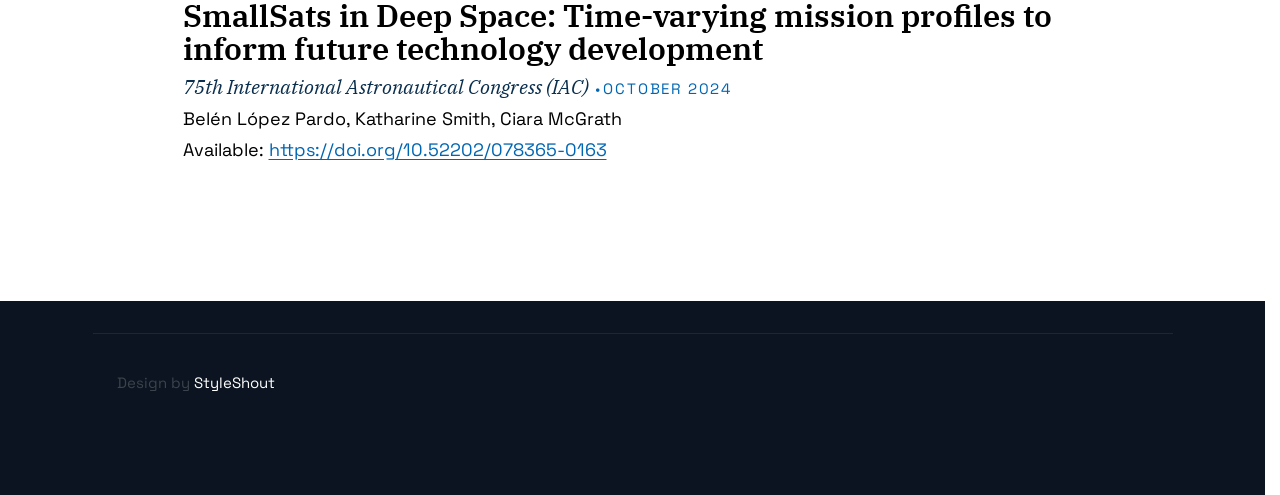
<file: projects/mission-design.html>
<!DOCTYPE html><html class="no-js" lang="en"><head><meta charset="utf-8"><title>mission-design | Astrodynamics & Space Mission Analysis</title><meta name="viewport" content="width=device-width, initial-scale=1"><link rel="stylesheet" href="../css/styles.css"><link rel="stylesheet" href="../css/vendor.css"><link rel="stylesheet" href="../css/page-overrides.css"><script defer src="https://ciaramcgrath91.github.io/sustainable_space/js/vendor/fontawesome/all.min.js"></script><link rel="apple-touch-icon" sizes="180x180" href="../apple-touch-icon.png"><link rel="icon" type="image/png" sizes="32x32" href="../favicon-32x32.png"><link rel="icon" type="image/png" sizes="16x16" href="../favicon-16x16.png"><link rel="manifest" href="../site.webmanifest"><link rel="preconnect" href="https://fonts.googleapis.com"><link rel="preconnect" href="https://fonts.gstatic.com" crossorigin><link href="https://fonts.googleapis.com/css2?family=IBM+Plex+Serif:ital,wght@0,400;0,500;0,600;0,700;1,400&amp;family=Space+Grotesk:wght@400;500;600;700&amp;display=swap" rel="stylesheet"><style>
.s-header { top:0; background-color:#000; }
body, main, .project-page { background:#fff; color:#000; }
.project-page h1, .project-page h2, .project-page h3, .project-page p { color:#000; }
.project-page a { color:#000; }
.project-page a:hover, .project-page a:focus { color:#333; }
.project-page a { color:#0066b3; text-decoration:underline; text-underline-offset:.16em; }
.project-page a:hover, .project-page a:focus { color:#004d87; }
.project-key-papers .resume-block { margin-bottom:var(--vspace-1_75); }
.project-key-papers .resume-block h4 { line-height:1.080; margin-top:0; margin-bottom:var(--vspace-0_25); color:#000; }
.project-key-papers .resume-block__header-meta { font-family:var(--font-2); font-size:calc(var(--text-size) * 1.1111); font-style:italic; margin-top:-.4rem; margin-bottom:0; color:#0a2f4e; }
.project-key-papers .resume-block__header-meta span:first-child { margin-right:.6rem; }
.project-key-papers .resume-block__header-date { display:inline-block; font-family:var(--font-1); font-size:var(--text-sm); font-style:normal; text-transform:uppercase; letter-spacing:.12em; color:#0066b3; }
.project-key-papers .resume-block__header-date::before { content:"\2022"; color:#0066b3; margin-right:.2rem; }
.project-key-papers .paper-details { color:#000; }
</style></head><body id="top" class="ss-preload"><div id="preloader"><div id="loader"></div></div><header class="s-header"><div class="row s-header__nav-wrap"><nav class="s-header__nav" aria-label="Primary navigation"><ul><li><a href="../index.html">Home</a></li><li class="current"><a href="index.html">Projects</a></li><li><a href="../people.html">People</a></li><li><a href="../papers.html">Papers</a></li><li><a href="../media.html">Media</a></li><li><a href="../contact.html">Contact Us</a></li></ul></nav></div><a class="s-header__menu-toggle" href="#0" title="Menu"><span class="s-header__menu-icon"></span></a></header><main><article class="project-page"><p><a href="index.html">← Back to projects</a></p><img class="project-page__image" src="../images/portfolio/porkchop.png" alt="" loading="lazy">


<div class="project-dialog-body"><h1>Advancing Efficiency in Space Mission Design</h1>
<p>Designing efficient space missions requires careful optimisation of performance, whether for Earth observation coverage, responsive manoeuvring over targets, or long-distance interplanetary travel. This work has developed new methods to support more effective mission design across these areas.</p>
<p>A key focus has been the creation of practical tools for identifying energy-efficient pathways through the Solar System. By mapping low-energy transfer opportunities and multi-planet flyby options, the work helps mission planners compare trajectories, improve flexibility, and reduce propulsion requirements.</p>
<p>Alongside the interplanetary analysis, approaches have also been explored for improving the efficiency of Earth observation missions, including better coverage assessment and responsive orbital manoeuvres. Together, these methods aim to support more flexible, lower-cost, and higher-performance mission designs for both near-Earth and deep-space applications.</p><section class="project-key-papers" aria-labelledby="key-papers-3"><h3 id="key-papers-3">Key papers</h3><div class="resume-block"><div class="resume-block__header"><h4 class="h3">Responsive Maneuver Planning for Sun-Synchronous Repeating Ground Track Orbits</h4><p class="resume-block__header-meta"><span>Journal of Spacecraft and Rockets</span><span class="resume-block__header-date"><time datetime="2024-06">June 2024</time></span></p></div><p class="paper-details">Shalom Treblow, Ciara McGrath<br>Available: <a href="https://doi.org/10.2514/1.A35944" target="_blank" rel="noopener noreferrer">https://doi.org/10.2514/1.A35944</a></p></div><div class="resume-block"><div class="resume-block__header"><h4 class="h3">SmallSats in Deep Space: Time-varying mission profiles to inform future technology development</h4><p class="resume-block__header-meta"><span>75th International Astronautical Congress (IAC)</span><span class="resume-block__header-date"><time datetime="2024-10">October 2024</time></span></p></div><p class="paper-details">Belén López Pardo, Katharine Smith, Ciara McGrath<br>Available: <a href="https://doi.org/10.52202/078365-0163" target="_blank" rel="noopener noreferrer">https://doi.org/10.52202/078365-0163</a></p></div></section></div></article></main><footer class="s-footer"><div class="row"><div class="column large-4 medium-6 w-1000-stack s-footer__social-block"><ul class="s-footer__social"><li><a href="https://www.research.manchester.ac.uk/portal/ciara.mcgrath.html" target="_blank" rel="noopener noreferrer"><i class="fas fa-graduation-cap" aria-hidden="true"></i></a></li><li><a href="https://www.linkedin.com/in/ciaramcgrath/" target="_blank" rel="noopener noreferrer"><i class="fab fa-linkedin-in" aria-hidden="true"></i></a></li></ul></div><div class="column large-7 medium-6 w-1000-stack ss-copyright"><span>Design by <a href="https://www.styleshout.com/">StyleShout</a></span></div></div><div class="ss-go-top"><a title="Back to Top" href="#top">↑</a></div></footer><script src="https://ciaramcgrath91.github.io/sustainable_space/js/plugins.js"></script><script src="https://ciaramcgrath91.github.io/sustainable_space/js/main.js"></script></body></html>
</file>
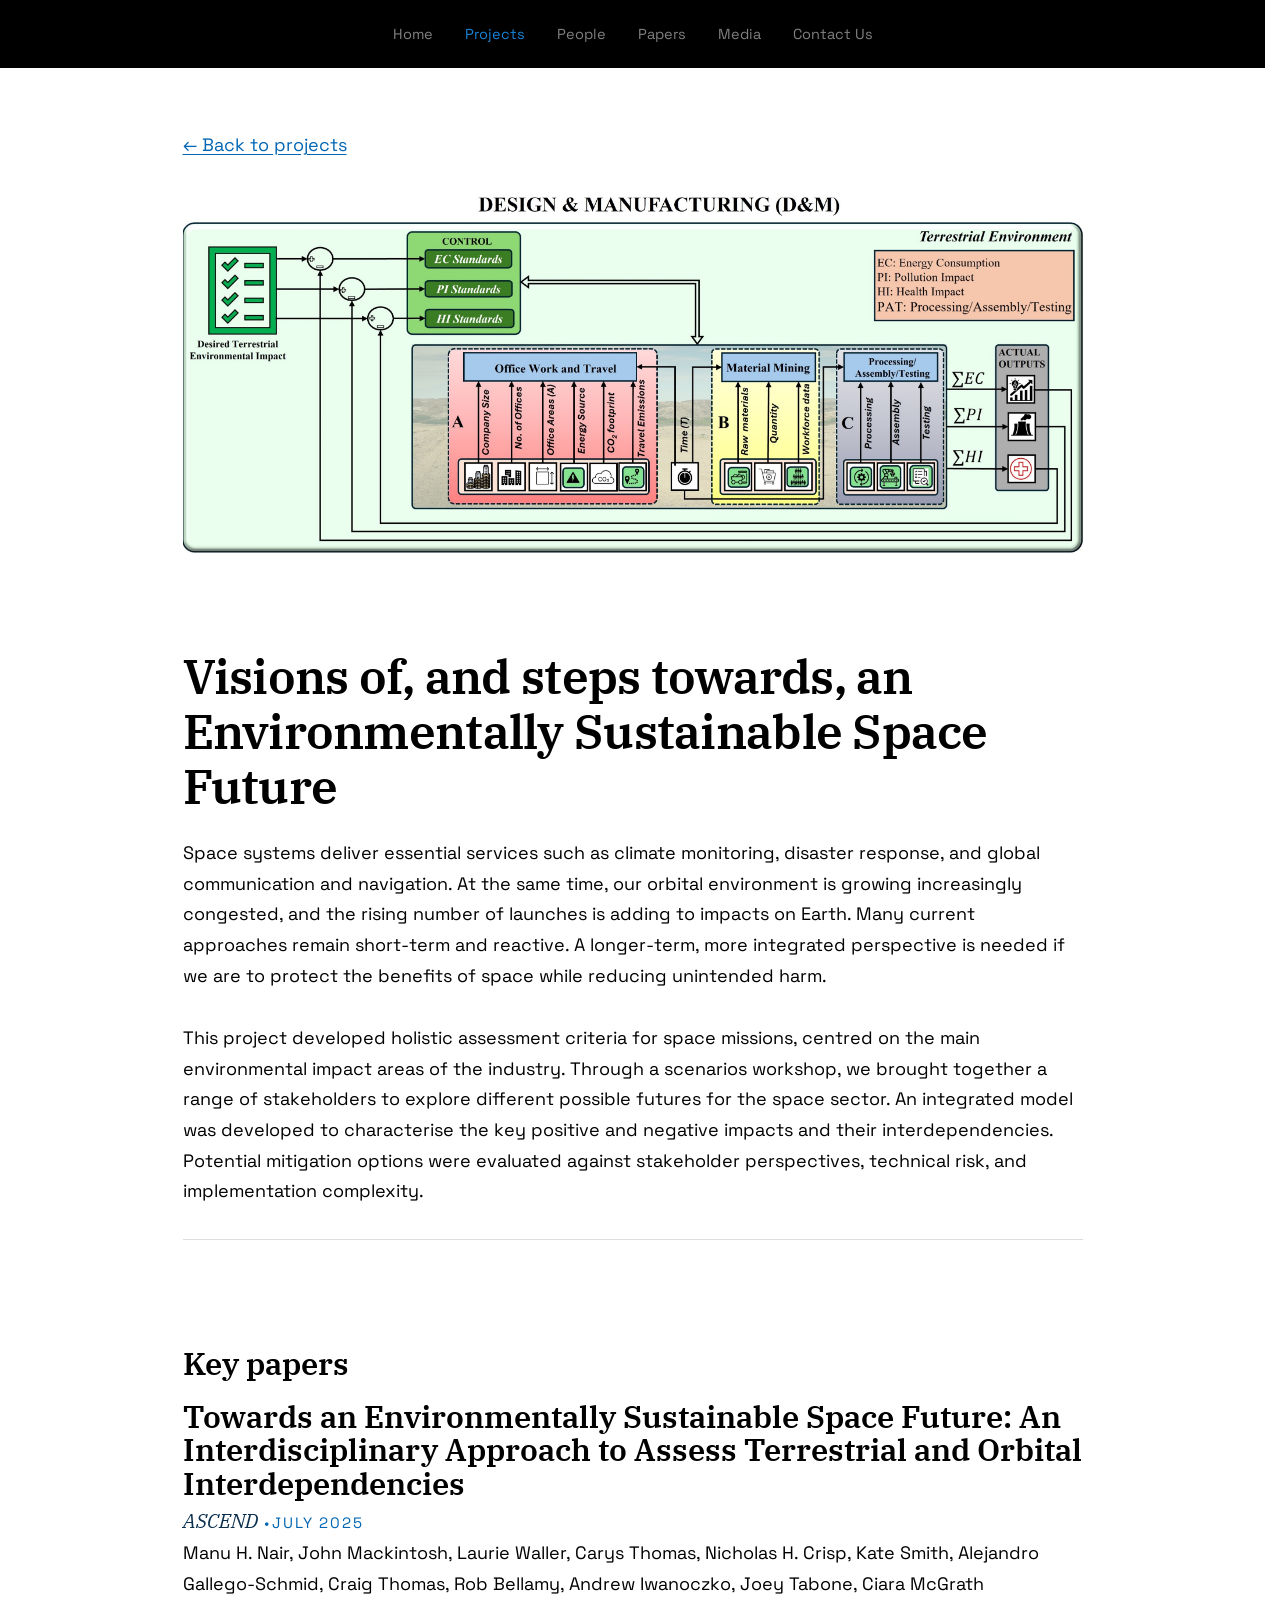
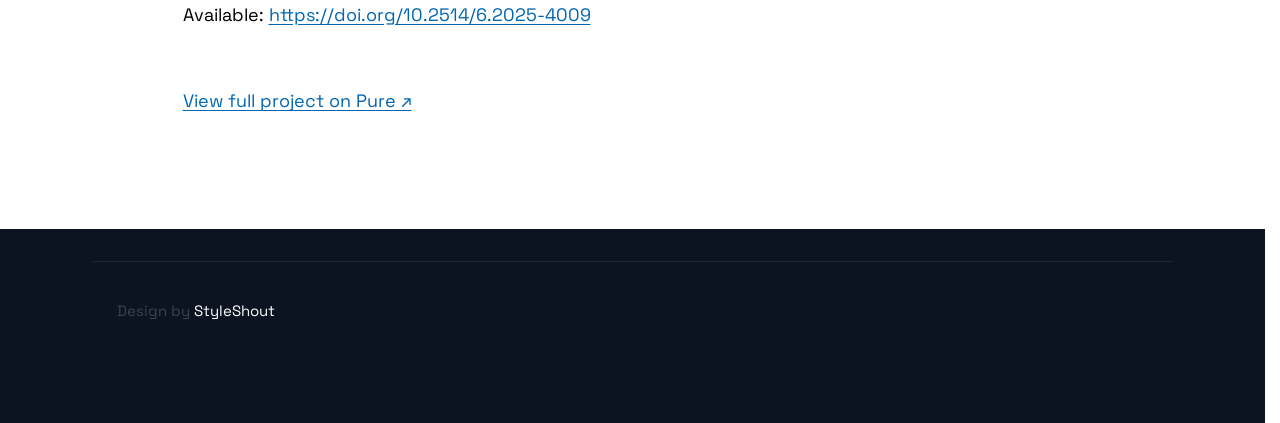
<file: projects/sustainable-space-future.html>
<!DOCTYPE html><html class="no-js" lang="en"><head><meta charset="utf-8"><title>sustainable-space-future | Astrodynamics & Space Mission Analysis</title><meta name="viewport" content="width=device-width, initial-scale=1"><link rel="stylesheet" href="../css/styles.css"><link rel="stylesheet" href="../css/vendor.css"><link rel="stylesheet" href="../css/page-overrides.css"><script defer src="https://ciaramcgrath91.github.io/sustainable_space/js/vendor/fontawesome/all.min.js"></script><link rel="apple-touch-icon" sizes="180x180" href="../apple-touch-icon.png"><link rel="icon" type="image/png" sizes="32x32" href="../favicon-32x32.png"><link rel="icon" type="image/png" sizes="16x16" href="../favicon-16x16.png"><link rel="manifest" href="../site.webmanifest"><link rel="preconnect" href="https://fonts.googleapis.com"><link rel="preconnect" href="https://fonts.gstatic.com" crossorigin><link href="https://fonts.googleapis.com/css2?family=IBM+Plex+Serif:ital,wght@0,400;0,500;0,600;0,700;1,400&amp;family=Space+Grotesk:wght@400;500;600;700&amp;display=swap" rel="stylesheet"><style>
.s-header { top:0; background-color:#000; }
body, main, .project-page { background:#fff; color:#000; }
.project-page h1, .project-page h2, .project-page h3, .project-page p { color:#000; }
.project-page a { color:#000; }
.project-page a:hover, .project-page a:focus { color:#333; }
.project-page a { color:#0066b3; text-decoration:underline; text-underline-offset:.16em; }
.project-page a:hover, .project-page a:focus { color:#004d87; }
.project-key-papers .resume-block { margin-bottom:var(--vspace-1_75); }
.project-key-papers .resume-block h4 { line-height:1.080; margin-top:0; margin-bottom:var(--vspace-0_25); color:#000; }
.project-key-papers .resume-block__header-meta { font-family:var(--font-2); font-size:calc(var(--text-size) * 1.1111); font-style:italic; margin-top:-.4rem; margin-bottom:0; color:#0a2f4e; }
.project-key-papers .resume-block__header-meta span:first-child { margin-right:.6rem; }
.project-key-papers .resume-block__header-date { display:inline-block; font-family:var(--font-1); font-size:var(--text-sm); font-style:normal; text-transform:uppercase; letter-spacing:.12em; color:#0066b3; }
.project-key-papers .resume-block__header-date::before { content:"\2022"; color:#0066b3; margin-right:.2rem; }
.project-key-papers .paper-details { color:#000; }
</style></head><body id="top" class="ss-preload"><div id="preloader"><div id="loader"></div></div><header class="s-header"><div class="row s-header__nav-wrap"><nav class="s-header__nav" aria-label="Primary navigation"><ul><li><a href="../index.html">Home</a></li><li class="current"><a href="index.html">Projects</a></li><li><a href="../people.html">People</a></li><li><a href="../papers.html">Papers</a></li><li><a href="../media.html">Media</a></li><li><a href="../contact.html">Contact Us</a></li></ul></nav></div><a class="s-header__menu-toggle" href="#0" title="Menu"><span class="s-header__menu-icon"></span></a></header><main><article class="project-page"><p><a href="index.html">← Back to projects</a></p><img class="project-page__image" src="../images/portfolio/visions.jpg" alt="" loading="lazy">


<div class="project-dialog-body"><h1>Visions of, and steps towards, an Environmentally Sustainable Space Future</h1>
<p>Space systems deliver essential services such as climate monitoring, disaster response, and global communication and navigation. At the same time, our orbital environment is growing increasingly congested, and the rising number of launches is adding to impacts on Earth. Many current approaches remain short-term and reactive. A longer-term, more integrated perspective is needed if we are to protect the benefits of space while reducing unintended harm.</p>
<p>This project developed holistic assessment criteria for space missions, centred on the main environmental impact areas of the industry. Through a scenarios workshop, we brought together a range of stakeholders to explore different possible futures for the space sector. An integrated model was developed to characterise the key positive and negative impacts and their interdependencies. Potential mitigation options were evaluated against stakeholder perspectives, technical risk, and implementation complexity.</p><section class="project-key-papers" aria-labelledby="key-papers-2"><h3 id="key-papers-2">Key papers</h3><div class="resume-block"><div class="resume-block__header"><h4 class="h3">Towards an Environmentally Sustainable Space Future: An Interdisciplinary Approach to Assess Terrestrial and Orbital Interdependencies</h4><p class="resume-block__header-meta"><span>ASCEND</span><span class="resume-block__header-date"><time datetime="2025-07">July 2025</time></span></p></div><p class="paper-details">Manu H. Nair, John Mackintosh, Laurie Waller, Carys Thomas, Nicholas H. Crisp, Kate Smith, Alejandro Gallego-Schmid, Craig Thomas, Rob Bellamy, Andrew Iwanoczko, Joey Tabone, Ciara McGrath<br>Available: <a href="https://doi.org/10.2514/6.2025-4009" target="_blank" rel="noopener noreferrer">https://doi.org/10.2514/6.2025-4009</a></p></div></section><p class="project-external-link"><a href="https://research.manchester.ac.uk/en/projects/visions-of-and-steps-towards-an-environmentally-sustainable-space/" target="_blank" rel="noopener noreferrer">View full project on Pure ↗</a></p></div></article></main><footer class="s-footer"><div class="row"><div class="column large-4 medium-6 w-1000-stack s-footer__social-block"><ul class="s-footer__social"><li><a href="https://www.research.manchester.ac.uk/portal/ciara.mcgrath.html" target="_blank" rel="noopener noreferrer"><i class="fas fa-graduation-cap" aria-hidden="true"></i></a></li><li><a href="https://www.linkedin.com/in/ciaramcgrath/" target="_blank" rel="noopener noreferrer"><i class="fab fa-linkedin-in" aria-hidden="true"></i></a></li></ul></div><div class="column large-7 medium-6 w-1000-stack ss-copyright"><span>Design by <a href="https://www.styleshout.com/">StyleShout</a></span></div></div><div class="ss-go-top"><a title="Back to Top" href="#top">↑</a></div></footer><script src="https://ciaramcgrath91.github.io/sustainable_space/js/plugins.js"></script><script src="https://ciaramcgrath91.github.io/sustainable_space/js/main.js"></script></body></html>
</file>
<file: css/styles.css>
/* =================================================================== 
 * Ceevee Main Stylesheet
 * Template Ver. 2.0.0
 * 01-03-2021
 * ------------------------------------------------------------------
 *
 * TOC:
 * # settings and variables
 *      ## fonts
 *      ## colors
 *      ## vertical spacing and typescale
 *      ## grid variables
 * # normalize
 * # basic/base setup styles
 *      ## media
 *      ## typography resets
 *      ## links
 *      ## inputs
 * # Grid v3.0.0
 *      ## medium screen devices
 *      ## tablets
 *      ## mobile devices
 *      ## small mobile devices <= 400px
 * # block grids
 *      ## block grids - medium screen devices
 *      ## block grids - tablets
 *      ## block grids - mobile devices
 *      ## block grids - small mobile devices <= 400px
 * # MISC 
 * # custom grid, block grid STACK breakpoints
 * # base style overrides 
 *      ## links
 * # typography & general theme styles
 *      ## Lists
 *      ## responsive video container
 *      ## floated image
 *      ## tables
 *      ## spacing
 * # preloader
 *      ## page loaded
 * # forms 
 *      ## Style Placeholder Text
 * # buttons 
 * # additional components
 *      ## skillbars
 *      ## alert box
 *      ## pagination 
 * # common and reusable styles
 *      ## animation stuff 
 *      ## MailtoUI style overrides
 * # site header
 *      ## header nav
 *      ## mobile menu toggle 
 * # hero
 *      ## hero content
 *      ## hero social
 *      ## hero scrolldown
 *      ## animate intro content
 * # resume 
 *      ## resume block
 * # portfolio
 *      ## portfolio list
 *      ## modal popup
 * # CTA
 * # testimonials
 *      ## swiper style overrides
 *      ## testimonial slider 
 * # contact
 *      ## contact block
 * # footer
 *      ## footer social
 *      ## copyright
 *      ## go top
 *
 * ------------------------------------------------------------------ */


/* ===================================================================
 * # settings and variables
 *
 * ------------------------------------------------------------------- */

/* ------------------------------------------------------------------- 
 * ## fonts
 * ------------------------------------------------------------------- */
@import url("https://fonts.googleapis.com/css2?family=IBM+Plex+Serif:ital,wght@0,300;0,400;0,500;0,600;0,700;1,200;1,300;1,400;1,500;1,600&family=Inter:wght@300;400;500;600;700&display=swap");
:root {
    --font-1: "Inter", sans-serif;
    --font-2: "IBM Plex Serif", serif;
    /* monospace
     */
    --font-mono: Consolas, "Andale Mono", Courier, "Courier New", monospace;
}

/* ------------------------------------------------------------------- 
 * ## colors
 * ------------------------------------------------------------------- */
:root {
    /* color-1(#11ABB0)
     * color-2(#F06000)
     */
    --color-1: hsla(182, 82%, 38%, 1);
    --color-2: hsla(24, 100%, 47%, 1);

    /* theme color variations
     */
    --color-1-lighter: hsla(182, 82%, 58%, 1);
    --color-1-light  : hsla(182, 82%, 48%, 1);
    --color-1-dark   : hsla(182, 82%, 28%, 1);
    --color-1-darker : hsla(182, 82%, 18%, 1);
    --color-2-lighter: hsla(24, 100%, 67%, 1);
    --color-2-light  : hsla(24, 100%, 57%, 1);
    --color-2-dark   : hsla(24, 100%, 37%, 1);
    --color-2-darker : hsla(24, 100%, 27%, 1);

    /* feedback colors
     * color-error(#ffd1d2), color-success(#c8e675), 
     * color-info(#d7ecfb), color-notice(#fff099)
     */
    --color-error          : hsla(359, 100%, 91%, 1);
    --color-success        : hsla(76, 69%, 68%, 1);
    --color-info           : hsla(205, 82%, 91%, 1);
    --color-notice         : hsla(51, 100%, 80%, 1);
    --color-error-content  : hsla(359, 50%, 50%, 1);
    --color-success-content: hsla(76, 29%, 28%, 1);
    --color-info-content   : hsla(205, 32%, 31%, 1);
    --color-notice-content : hsla(51, 30%, 30%, 1);

    /* shades 
     * generated using 
     * Tint & Shade Generator 
     * (https://maketintsandshades.com/)
     */
    --color-black  : #000000;
    --color-gray-19: #0a0a0a;
    --color-gray-18: #141414;
    --color-gray-17: #1e1e1e;
    --color-gray-16: #282828;
    --color-gray-15: #323333;
    --color-gray-14: #3b3d3d;
    --color-gray-13: #454747;
    --color-gray-12: #4f5151;
    --color-gray-11: #595b5b;
    --color-gray-10: #636565;
    --color-gray-9 : #737474;
    --color-gray-8 : #828484;
    --color-gray-7 : #929393;
    --color-gray-6 : #a1a3a3;
    --color-gray-5 : #b1b2b2;
    --color-gray-4 : #c1c1c1;
    --color-gray-3 : #d0d1d1;
    --color-gray-2 : #e0e0e0;
    --color-gray-1 : #eff0f0;
    --color-white  : #ffffff;

    /* text
     */
    --color-text       : var(--color-gray-16);
    --color-text-dark  : var(--color-black);
    --color-text-light : var(--color-gray-7);
    --color-placeholder: var(--color-gray-7);

    /* buttons
     */
    --color-btn                   : var(--color-gray-3);
    --color-btn-text              : var(--color-black);
    --color-btn-hover             : var(--color-black);
    --color-btn-hover-text        : var(--color-white);
    --color-btn-primary           : var(--color-1);
    --color-btn-primary-text      : var(--color-white);
    --color-btn-primary-hover     : var(--color-2);
    --color-btn-primary-hover-text: var(--color-white);
    --color-btn-stroke            : var(--color-black);
    --color-btn-stroke-text       : var(--color-black);
    --color-btn-stroke-hover      : var(--color-black);
    --color-btn-stroke-hover-text : var(--color-white);

    /* others
     */
    --color-bg     : var(--color-gray-18);
    --color-border : var(--color-gray-2);
    --border-radius: 5px;
}

/* ------------------------------------------------------------------- 
 * ## vertical spacing and typescale
 * ------------------------------------------------------------------- */
:root {

    /* spacing
     * base font size: 18px 
     * vertical space unit : 32px
     */
    --base-size: 62.5%;
    --base-font-size: 1.8rem;
    --space: 3.2rem;

    /* vertical spacing 
     */
    --vspace-0_125: calc(0.125 * var(--space));
    --vspace-0_25 : calc(0.25 * var(--space));
    --vspace-0_5  : calc(0.5 * var(--space));
    --vspace-0_75 : calc(0.75 * var(--space));
    --vspace-0_875: calc(0.875 * var(--space));
    --vspace-1    : calc(var(--space));
    --vspace-1_25 : calc(1.25 * var(--space));
    --vspace-1_5  : calc(1.5 * var(--space));
    --vspace-1_75 : calc(1.75 * var(--space));
    --vspace-2    : calc(2 * var(--space));
    --vspace-2_5  : calc(2.5 * var(--space));
    --vspace-3    : calc(3 * var(--space));
    --vspace-3_5  : calc(3.5 * var(--space));
    --vspace-4    : calc(4 * var(--space));
    --vspace-4_5  : calc(4.5 * var(--space));
    --vspace-5    : calc(5 * var(--space));

    /* type scale
     * ratio 1:2 | base: 18px
     * -------------------------------------------------------
     *
     * --text-display-3 = (77.40px)
     * --text-display-2 = (64.50px)
     * --text-display-1 = (53.75px)
     * --text-xxxl      = (44.79px)
     * --text-xxl       = (37.32px)
     * --text-xl        = (31.10px)
     * --text-lg        = (25.92px)
     * --text-md        = (21.60px)
     * --text-size      = (18.00px) BASE
     * --text-sm        = (15.00px)
     * --text-xs        = (12.50px)
     *
     * -------------------------------------------------------
     */
    --text-scale-ratio: 1.2;
    --text-size       : var(--base-font-size);
    --text-xs         : calc((var(--text-size) / var(--text-scale-ratio)) / var(--text-scale-ratio));
    --text-sm         : calc(var(--text-xs) * var(--text-scale-ratio));
    --text-md         : calc(var(--text-sm) * var(--text-scale-ratio) * var(--text-scale-ratio));
    --text-lg         : calc(var(--text-md) * var(--text-scale-ratio));
    --text-xl         : calc(var(--text-lg) * var(--text-scale-ratio));
    --text-xxl        : calc(var(--text-xl) * var(--text-scale-ratio));
    --text-xxxl       : calc(var(--text-xxl) * var(--text-scale-ratio));
    --text-display-1  : calc(var(--text-xxxl) * var(--text-scale-ratio));
    --text-display-2  : calc(var(--text-display-1) * var(--text-scale-ratio));
    --text-display-3  : calc(var(--text-display-2) * var(--text-scale-ratio));

    /* default button height
     */
    --vspace-btn: var(--vspace-2);
}

/* on mobile devices below 600px
 */
@media screen and (max-width: 600px) {
    :root {
        --base-font-size: 1.6rem;
        --space: 2.8rem;
    }
}

/* ------------------------------------------------------------------- 
 * ## grid variables
 * ------------------------------------------------------------------- */
:root {

    /* widths for rows and containers
     */
    --width-full    : 100%;
    --width-max     : 1080px;
    --width-wide    : 1400px;
    --width-wider   : 1600px;
    --width-widest  : 1800px;
    --width-narrow  : 800px;
    --width-narrower: 600px;
    --width-grid-max: var(--width-max);

    /* gutters
     */
    --gutter-lg : 2.4rem;
    --gutter-md : 2rem;
    --gutter-mob: 1rem;
}


/* ==========================================================================
 * # normalize
 * normalize.css v8.0.1 | MIT License |
 * github.com/necolas/normalize.css
 *
 * -------------------------------------------------------------------------- */

/* ------------------------------------------------------------------- 
 * ## document
 * ------------------------------------------------------------------- */

/* 1. Correct the line height in all browsers.
 * 2. Prevent adjustments of font size after orientation changes in iOS.*/

html {
    line-height: 1.15;
    /* 1 */
    -webkit-text-size-adjust: 100%;
    /* 2 */
}

/* ------------------------------------------------------------------- 
 * ## sections
 * ------------------------------------------------------------------- */

/* Remove the margin in all browsers. */

body {
    margin: 0;
}

/* Render the `main` element consistently in IE. */

main {
    display: block;
}

/* Correct the font size and margin on `h1` elements within `section` and
 * `article` contexts in Chrome, Firefox, and Safari. */

h1 {
    font-size: 2em;
    margin: 0.67em 0;
}

/* ------------------------------------------------------------------- 
 * ## grouping
 * ------------------------------------------------------------------- */

/* 1. Add the correct box sizing in Firefox.
 * 2. Show the overflow in Edge and IE. */

hr {
    -webkit-box-sizing: content-box;
    box-sizing: content-box;
    /* 1 */
    height: 0;
    /* 1 */
    overflow: visible;
    /* 2 */
}

/* 1. Correct the inheritance and scaling of font size in all browsers.
 * 2. Correct the odd `em` font sizing in all browsers. */

pre {
    font-family: monospace, monospace;
    /* 1 */
    font-size: 1em;
    /* 2 */
}

/* ------------------------------------------------------------------- 
 * ## text-level semantics
 * ------------------------------------------------------------------- */

/* Remove the gray background on active links in IE 10. */

a {
    background-color: transparent;
}

/* 1. Remove the bottom border in Chrome 57-
 * 2. Add the correct text decoration in Chrome, Edge, IE, Opera, and Safari. */

abbr[title] {
    border-bottom: none;
    /* 1 */
    text-decoration: underline;
    /* 2 */
    -webkit-text-decoration: underline dotted;
    text-decoration: underline dotted;
    /* 2 */
}

/* Add the correct font weight in Chrome, Edge, and Safari. */

b, strong {
    font-weight: bolder;
}

/* 1. Correct the inheritance and scaling of font size in all browsers.
 * 2. Correct the odd `em` font sizing in all browsers. */

code, kbd, samp {
    font-family: monospace, monospace;
    /* 1 */
    font-size: 1em;
    /* 2 */
}

/* Add the correct font size in all browsers. */

small {
    font-size: 80%;
}

/* Prevent `sub` and `sup` elements from affecting the line height in
 * all browsers. */

sub, sup {
    font-size: 75%;
    line-height: 0;
    position: relative;
    vertical-align: baseline;
}

sub {
    bottom: -0.25em;
}

sup {
    top: -0.5em;
}

/* ------------------------------------------------------------------- 
 * ## embedded content
 * ------------------------------------------------------------------- */

/* Remove the border on images inside links in IE 10. */

img {
    border-style: none;
}

/* ------------------------------------------------------------------- 
 * ## forms
 * ------------------------------------------------------------------- */

/* 1. Change the font styles in all browsers.
 * 2. Remove the margin in Firefox and Safari. */

button, input, optgroup, select, textarea {
    font-family: inherit;
    /* 1 */
    font-size: 100%;
    /* 1 */
    line-height: 1.15;
    /* 1 */
    margin: 0;
    /* 2 */
}

/* Show the overflow in IE.
 * 1. Show the overflow in Edge. */

button, input {
    /* 1 */
    overflow: visible;
}

/* Remove the inheritance of text transform in Edge, Firefox, and IE.
 * 1. Remove the inheritance of text transform in Firefox. */

button, select {
    /* 1 */
    text-transform: none;
}

/* Correct the inability to style clickable types in iOS and Safari. */

button, [type="button"], [type="reset"], [type="submit"] {
    -webkit-appearance: button;
}

/* Remove the inner border and padding in Firefox. */

button::-moz-focus-inner, [type="button"]::-moz-focus-inner, [type="reset"]::-moz-focus-inner, [type="submit"]::-moz-focus-inner {
    border-style: none;
    padding: 0;
}

/* Restore the focus styles unset by the previous rule. */

button:-moz-focusring, [type="button"]:-moz-focusring, [type="reset"]:-moz-focusring, [type="submit"]:-moz-focusring {
    outline: 1px dotted ButtonText;
}

/* Correct the padding in Firefox. */

fieldset {
    padding: 0.35em 0.75em 0.625em;
}

/* 1. Correct the text wrapping in Edge and IE.
 * 2. Correct the color inheritance from `fieldset` elements in IE.
 * 3. Remove the padding so developers are not caught out when they zero out
 *    `fieldset` elements in all browsers. */

legend {
    -webkit-box-sizing: border-box;
    box-sizing: border-box;
    /* 1 */
    color: inherit;
    /* 2 */
    display: table;
    /* 1 */
    max-width: 100%;
    /* 1 */
    padding: 0;
    /* 3 */
    white-space: normal;
    /* 1 */
}

/* Add the correct vertical alignment in Chrome, Firefox, and Opera. */

progress {
    vertical-align: baseline;
}

/* Remove the default vertical scrollbar in IE 10+. */

textarea {
    overflow: auto;
}

/* 1. Add the correct box sizing in IE 10.
 * 2. Remove the padding in IE 10. */

[type="checkbox"], [type="radio"] {
    -webkit-box-sizing: border-box;
    box-sizing: border-box;
    /* 1 */
    padding: 0;
    /* 2 */
}

/* Correct the cursor style of increment and decrement buttons in Chrome. */

[type="number"]::-webkit-inner-spin-button, [type="number"]::-webkit-outer-spin-button {
    height: auto;
}

/* 1. Correct the odd appearance in Chrome and Safari.
 * 2. Correct the outline style in Safari. */

[type="search"] {
    -webkit-appearance: textfield;
    /* 1 */
    outline-offset: -2px;
    /* 2 */
}

/* Remove the inner padding in Chrome and Safari on macOS. */

[type="search"]::-webkit-search-decoration {
    -webkit-appearance: none;
}

/* 1. Correct the inability to style clickable types in iOS and Safari.
 * 2. Change font properties to `inherit` in Safari. */

::-webkit-file-upload-button {
    -webkit-appearance: button;
    /* 1 */
    font: inherit;
    /* 2 */
}

/* ------------------------------------------------------------------- 
 * ## interactive
 * ------------------------------------------------------------------- */

/* Add the correct display in Edge, IE 10+, and Firefox. */

details {
    display: block;
}

/* Add the correct display in all browsers. */

summary {
    display: list-item;
}

/* ------------------------------------------------------------------- 
 * ## misc
 * ------------------------------------------------------------------- */

/* Add the correct display in IE 10+. */

template {
    display: none;
}

/* Add the correct display in IE 10. */

[hidden] {
    display: none;
}


/* ===================================================================
 * # basic/base setup styles
 *
 * ------------------------------------------------------------------- */
html {
    font-size: 62.5%;
    -webkit-box-sizing: border-box;
    box-sizing: border-box;
}

*, *::before, *::after {
    -webkit-box-sizing: inherit;
    box-sizing: inherit;
}

body {
    font-weight: normal;
    line-height: 1;
    word-wrap: break-word;
    -moz-font-smoothing: grayscale;
    -moz-osx-font-smoothing: grayscale;
    -webkit-font-smoothing: antialiased;
    -webkit-overflow-scrolling: touch;
    -webkit-text-size-adjust: none;
}

/* ------------------------------------------------------------------- 
 * ## media
 * ------------------------------------------------------------------- */
svg, img, video embed, iframe, object {
    max-width: 100%;
    height: auto;
}

/* ------------------------------------------------------------------- 
 * ## typography resets
 * ------------------------------------------------------------------- */
div, dl, dt, dd, ul, ol, li, h1, h2, h3, h4, h5, h6, pre, form, p, blockquote, th, td {
    margin: 0;
    padding: 0;
}

p {
    font-size: inherit;
    text-rendering: optimizeLegibility;
}

em, i {
    font-style: italic;
    line-height: inherit;
}

strong, b {
    font-weight: bold;
    line-height: inherit;
}

small {
    font-size: 60%;
    line-height: inherit;
}

ol, ul {
    list-style: none;
}

li {
    display: block;
}

/* ------------------------------------------------------------------- 
 * ## links
 * ------------------------------------------------------------------- */
a {
    text-decoration: none;
    line-height: inherit;
}

a img {
    border: none;
}

/* ------------------------------------------------------------------- 
 * ## inputs
 * ------------------------------------------------------------------- */
fieldset {
    margin: 0;
    padding: 0;
}

input[type="email"], 
input[type="number"], 
input[type="search"], 
input[type="text"], 
input[type="tel"], 
input[type="url"], 
input[type="password"], textarea {
    -webkit-appearance: none;
    -moz-appearance: none;
    appearance: none;
}


/* ===================================================================
 * # Grid v3.0.0
 *
 *   -----------------------------------------------------------------
 * - Grid breakpoints are based on MAXIMUM WIDTH media queries, 
 *   meaning they apply to that one breakpoint and ALL THOSE BELOW IT.
 * - Grid columns without a specified width will automatically layout 
 *   as equal width columns.
 * ------------------------------------------------------------------- */

/* rows
 * ------------------------------------- */
.row {
    width: 92%;
    max-width: var(--width-grid-max);
    margin: 0 auto;
    display: -ms-flexbox;
    display: -webkit-box;
    display: flex;
    -ms-flex-flow: row wrap;
    -webkit-box-orient: horizontal;
    -webkit-box-direction: normal;
    flex-flow: row wrap;
}

.row .row {
    width: auto;
    max-width: none;
    margin-left: calc(var(--gutter-lg) * -1);
    margin-right: calc(var(--gutter-lg) * -1);
}

/* columns
 * -------------------------------------- */
.column {
    -ms-flex: 1 1 0%;
    -webkit-box-flex: 1;
    flex: 1 1 0%;
    padding: 0 var(--gutter-lg);
}

.collapse>.column, .column.collapse {
    padding: 0;
}

/* flex row containers utility classes
 */
.row.row-wrap {
    -ms-flex-wrap: wrap;
    flex-wrap: wrap;
}

.row.row-nowrap {
    -ms-flex-wrap: none;
    flex-wrap: nowrap;
}

.row.row-y-top {
    -ms-flex-align: start;
    -webkit-box-align: start;
    align-items: flex-start;
}

.row.row-y-bottom {
    -ms-flex-align: end;
    -webkit-box-align: end;
    align-items: flex-end;
}

.row.row-y-center {
    -ms-flex-align: center;
    -webkit-box-align: center;
    align-items: center;
}

.row.row-stretch {
    -ms-flex-align: stretch;
    -webkit-box-align: stretch;
    align-items: stretch;
}

.row.row-baseline {
    -ms-flex-align: baseline;
    -webkit-box-align: baseline;
    align-items: baseline;
}

.row.row-x-left {
    -ms-flex-pack: start;
    -webkit-box-pack: start;
    justify-content: flex-start;
}

.row.row-x-right {
    -ms-flex-pack: end;
    -webkit-box-pack: end;
    justify-content: flex-end;
}

.row.row-x-center {
    -ms-flex-pack: center;
    -webkit-box-pack: center;
    justify-content: center;
}

/* flex item utility alignment classes
 */
.align-center {
    margin: auto;
    -webkit-align-self: center;
    -ms-flex-item-align: center;
    -ms-grid-row-align: center;
    align-self: center;
}

.align-left {
    margin-right: auto;
    -webkit-align-self: center;
    -ms-flex-item-align: center;
    -ms-grid-row-align: center;
    align-self: center;
}

.align-right {
    margin-left: auto;
    -webkit-align-self: center;
    -ms-flex-item-align: center;
    -ms-grid-row-align: center;
    align-self: center;
}

.align-x-center {
    margin-right: auto;
    margin-left: auto;
}

.align-x-left {
    margin-right: auto;
}

.align-x-right {
    margin-left: auto;
}

.align-y-center {
    -webkit-align-self: center;
    -ms-flex-item-align: center;
    -ms-grid-row-align: center;
    align-self: center;
}

.align-y-top {
    -webkit-align-self: flex-start;
    -ms-flex-item-align: start;
    align-self: flex-start;
}

.align-y-bottom {
    -webkit-align-self: flex-end;
    -ms-flex-item-align: end;
    align-self: flex-end;
}

/* large screen column widths 
 */
.large-1 {
    -ms-flex: 0 0 8.33333%;
    -webkit-box-flex: 0;
    flex: 0 0 8.33333%;
    max-width: 8.33333%;
}

.large-2 {
    -ms-flex: 0 0 16.66667%;
    -webkit-box-flex: 0;
    flex: 0 0 16.66667%;
    max-width: 16.66667%;
}

.large-3 {
    -ms-flex: 0 0 25%;
    -webkit-box-flex: 0;
    flex: 0 0 25%;
    max-width: 25%;
}

.large-4 {
    -ms-flex: 0 0 33.33333%;
    -webkit-box-flex: 0;
    flex: 0 0 33.33333%;
    max-width: 33.33333%;
}

.large-5 {
    -ms-flex: 0 0 41.66667%;
    -webkit-box-flex: 0;
    flex: 0 0 41.66667%;
    max-width: 41.66667%;
}

.large-6 {
    -ms-flex: 0 0 50%;
    -webkit-box-flex: 0;
    flex: 0 0 50%;
    max-width: 50%;
}

.large-7 {
    -ms-flex: 0 0 58.33333%;
    -webkit-box-flex: 0;
    flex: 0 0 58.33333%;
    max-width: 58.33333%;
}

.large-8 {
    -ms-flex: 0 0 66.66667%;
    -webkit-box-flex: 0;
    flex: 0 0 66.66667%;
    max-width: 66.66667%;
}

.large-9 {
    -ms-flex: 0 0 75%;
    -webkit-box-flex: 0;
    flex: 0 0 75%;
    max-width: 75%;
}

.large-10 {
    -ms-flex: 0 0 83.33333%;
    -webkit-box-flex: 0;
    flex: 0 0 83.33333%;
    max-width: 83.33333%;
}

.large-11 {
    -ms-flex: 0 0 91.66667%;
    -webkit-box-flex: 0;
    flex: 0 0 91.66667%;
    max-width: 91.66667%;
}

.large-12 {
    -ms-flex: 0 0 100%;
    -webkit-box-flex: 0;
    flex: 0 0 100%;
    max-width: 100%;
}

/* ------------------------------------------------------------------- 
 * ## medium screen devices
 * ------------------------------------------------------------------- */
@media screen and (max-width: 1200px) {
    .row .row {
        margin-left: calc(var(--gutter-md) * -1);
        margin-right: calc(var(--gutter-md) * -1);
    }
    .column {
        padding: 0 var(--gutter-md);
    }
    .medium-1 {
        -ms-flex: 0 0 8.33333%;
        -webkit-box-flex: 0;
        flex: 0 0 8.33333%;
        max-width: 8.33333%;
    }
    .medium-2 {
        -ms-flex: 0 0 16.66667%;
        -webkit-box-flex: 0;
        flex: 0 0 16.66667%;
        max-width: 16.66667%;
    }
    .medium-3 {
        -ms-flex: 0 0 25%;
        -webkit-box-flex: 0;
        flex: 0 0 25%;
        max-width: 25%;
    }
    .medium-4 {
        -ms-flex: 0 0 33.33333%;
        -webkit-box-flex: 0;
        flex: 0 0 33.33333%;
        max-width: 33.33333%;
    }
    .medium-5 {
        -ms-flex: 0 0 41.66667%;
        -webkit-box-flex: 0;
        flex: 0 0 41.66667%;
        max-width: 41.66667%;
    }
    .medium-6 {
        -ms-flex: 0 0 50%;
        -webkit-box-flex: 0;
        flex: 0 0 50%;
        max-width: 50%;
    }
    .medium-7 {
        -ms-flex: 0 0 58.33333%;
        -webkit-box-flex: 0;
        flex: 0 0 58.33333%;
        max-width: 58.33333%;
    }
    .medium-8 {
        -ms-flex: 0 0 66.66667%;
        -webkit-box-flex: 0;
        flex: 0 0 66.66667%;
        max-width: 66.66667%;
    }
    .medium-9 {
        -ms-flex: 0 0 75%;
        -webkit-box-flex: 0;
        flex: 0 0 75%;
        max-width: 75%;
    }
    .medium-10 {
        -ms-flex: 0 0 83.33333%;
        -webkit-box-flex: 0;
        flex: 0 0 83.33333%;
        max-width: 83.33333%;
    }
    .medium-11 {
        -ms-flex: 0 0 91.66667%;
        -webkit-box-flex: 0;
        flex: 0 0 91.66667%;
        max-width: 91.66667%;
    }
    .medium-12 {
        -ms-flex: 0 0 100%;
        -webkit-box-flex: 0;
        flex: 0 0 100%;
        max-width: 100%;
    }
}

/* ------------------------------------------------------------------- 
 * ## tablets
 * ------------------------------------------------------------------- */
@media screen and (max-width: 800px) {
    .row {
        width: 90%;
    }
    .tab-1 {
        -ms-flex: 0 0 8.33333%;
        -webkit-box-flex: 0;
        flex: 0 0 8.33333%;
        max-width: 8.33333%;
    }
    .tab-2 {
        -ms-flex: 0 0 16.66667%;
        -webkit-box-flex: 0;
        flex: 0 0 16.66667%;
        max-width: 16.66667%;
    }
    .tab-3 {
        -ms-flex: 0 0 25%;
        -webkit-box-flex: 0;
        flex: 0 0 25%;
        max-width: 25%;
    }
    .tab-4 {
        -ms-flex: 0 0 33.33333%;
        -webkit-box-flex: 0;
        flex: 0 0 33.33333%;
        max-width: 33.33333%;
    }
    .tab-5 {
        -ms-flex: 0 0 41.66667%;
        -webkit-box-flex: 0;
        flex: 0 0 41.66667%;
        max-width: 41.66667%;
    }
    .tab-6 {
        -ms-flex: 0 0 50%;
        -webkit-box-flex: 0;
        flex: 0 0 50%;
        max-width: 50%;
    }
    .tab-7 {
        -ms-flex: 0 0 58.33333%;
        -webkit-box-flex: 0;
        flex: 0 0 58.33333%;
        max-width: 58.33333%;
    }
    .tab-8 {
        -ms-flex: 0 0 66.66667%;
        -webkit-box-flex: 0;
        flex: 0 0 66.66667%;
        max-width: 66.66667%;
    }
    .tab-9 {
        -ms-flex: 0 0 75%;
        -webkit-box-flex: 0;
        flex: 0 0 75%;
        max-width: 75%;
    }
    .tab-10 {
        -ms-flex: 0 0 83.33333%;
        -webkit-box-flex: 0;
        flex: 0 0 83.33333%;
        max-width: 83.33333%;
    }
    .tab-11 {
        -ms-flex: 0 0 91.66667%;
        -webkit-box-flex: 0;
        flex: 0 0 91.66667%;
        max-width: 91.66667%;
    }
    .tab-12 {
        -ms-flex: 0 0 100%;
        -webkit-box-flex: 0;
        flex: 0 0 100%;
        max-width: 100%;
    }
    .hide-on-tablet {
        display: none;
    }
}

/* ------------------------------------------------------------------- 
 * ## mobile devices
 * ------------------------------------------------------------------- */
@media screen and (max-width: 600px) {
    .row {
        width: 100%;
        padding-left: 6vw;
        padding-right: 6vw;
    }
    .row .row {
        margin-left: calc(var(--gutter-mob) * -1);
        margin-right: calc(var(--gutter-mob) * -1);
        padding-left: 0;
        padding-right: 0;
    }
    .column {
        padding: 0 var(--gutter-mob);
    }
    .mob-1 {
        -ms-flex: 0 0 8.33333%;
        -webkit-box-flex: 0;
        flex: 0 0 8.33333%;
        max-width: 8.33333%;
    }
    .mob-2 {
        -ms-flex: 0 0 16.66667%;
        -webkit-box-flex: 0;
        flex: 0 0 16.66667%;
        max-width: 16.66667%;
    }
    .mob-3 {
        -ms-flex: 0 0 25%;
        -webkit-box-flex: 0;
        flex: 0 0 25%;
        max-width: 25%;
    }
    .mob-4 {
        -ms-flex: 0 0 33.33333%;
        -webkit-box-flex: 0;
        flex: 0 0 33.33333%;
        max-width: 33.33333%;
    }
    .mob-5 {
        -ms-flex: 0 0 41.66667%;
        -webkit-box-flex: 0;
        flex: 0 0 41.66667%;
        max-width: 41.66667%;
    }
    .mob-6 {
        -ms-flex: 0 0 50%;
        -webkit-box-flex: 0;
        flex: 0 0 50%;
        max-width: 50%;
    }
    .mob-7 {
        -ms-flex: 0 0 58.33333%;
        -webkit-box-flex: 0;
        flex: 0 0 58.33333%;
        max-width: 58.33333%;
    }
    .mob-8 {
        -ms-flex: 0 0 66.66667%;
        -webkit-box-flex: 0;
        flex: 0 0 66.66667%;
        max-width: 66.66667%;
    }
    .mob-9 {
        -ms-flex: 0 0 75%;
        -webkit-box-flex: 0;
        flex: 0 0 75%;
        max-width: 75%;
    }
    .mob-10 {
        -ms-flex: 0 0 83.33333%;
        -webkit-box-flex: 0;
        flex: 0 0 83.33333%;
        max-width: 83.33333%;
    }
    .mob-11 {
        -ms-flex: 0 0 91.66667%;
        -webkit-box-flex: 0;
        flex: 0 0 91.66667%;
        max-width: 91.66667%;
    }
    .mob-12 {
        -ms-flex: 0 0 100%;
        -webkit-box-flex: 0;
        flex: 0 0 100%;
        max-width: 100%;
    }
    .hide-on-mobile {
        display: none;
    }
}

/* ------------------------------------------------------------------- 
 * ## small mobile devices <= 400px
 * ------------------------------------------------------------------- */
@media screen and (max-width: 400px) {
    .row .row {
        margin-left: 0;
        margin-right: 0;
    }
    .column {
        -ms-flex: 0 0 100%;
        -webkit-box-flex: 0;
        flex: 0 0 100%;
        max-width: 100%;
        margin-left: 0;
        margin-right: 0;
        padding: 0;
    }
    .hide-on-mobile-small {
        display: none;
    }
}


/* ===================================================================
 * # block grids
 *
 * -------------------------------------------------------------------
 * Equally-sized columns define at parent/row level.
 * ------------------------------------------------------------------- */
.block-large-1-8>.column {
    -ms-flex: 0 0 12.5%;
    -webkit-box-flex: 0;
    flex: 0 0 12.5%;
    max-width: 12.5%;
}

.block-large-1-6>.column {
    -ms-flex: 0 0 16.66667%;
    -webkit-box-flex: 0;
    flex: 0 0 16.66667%;
    max-width: 16.66667%;
}

.block-large-1-5>.column {
    -ms-flex: 0 0 20%;
    -webkit-box-flex: 0;
    flex: 0 0 20%;
    max-width: 20%;
}

.block-large-1-4>.column {
    -ms-flex: 0 0 25%;
    -webkit-box-flex: 0;
    flex: 0 0 25%;
    max-width: 25%;
}

.block-large-1-3>.column {
    -ms-flex: 0 0 33.33333%;
    -webkit-box-flex: 0;
    flex: 0 0 33.33333%;
    max-width: 33.33333%;
}

.block-large-1-2>.column {
    -ms-flex: 0 0 50%;
    -webkit-box-flex: 0;
    flex: 0 0 50%;
    max-width: 50%;
}

.block-large-full>.column {
    -ms-flex: 0 0 100%;
    -webkit-box-flex: 0;
    flex: 0 0 100%;
    max-width: 100%;
}

/* ------------------------------------------------------------------- 
 * ## block grids - medium screen devices
 * ------------------------------------------------------------------- */
@media screen and (max-width: 1200px) {
    .block-medium-1-8>.column {
        -ms-flex: 0 0 12.5%;
        -webkit-box-flex: 0;
        flex: 0 0 12.5%;
        max-width: 12.5%;
    }
    .block-medium-1-6>.column {
        -ms-flex: 0 0 16.66667%;
        -webkit-box-flex: 0;
        flex: 0 0 16.66667%;
        max-width: 16.66667%;
    }
    .block-medium-1-5>.column {
        -ms-flex: 0 0 20%;
        -webkit-box-flex: 0;
        flex: 0 0 20%;
        max-width: 20%;
    }
    .block-medium-1-4>.column {
        -ms-flex: 0 0 25%;
        -webkit-box-flex: 0;
        flex: 0 0 25%;
        max-width: 25%;
    }
    .block-medium-1-3>.column {
        -ms-flex: 0 0 33.33333%;
        -webkit-box-flex: 0;
        flex: 0 0 33.33333%;
        max-width: 33.33333%;
    }
    .block-medium-1-2>.column {
        -ms-flex: 0 0 50%;
        -webkit-box-flex: 0;
        flex: 0 0 50%;
        max-width: 50%;
    }
    .block-medium-full>.column {
        -ms-flex: 0 0 100%;
        -webkit-box-flex: 0;
        flex: 0 0 100%;
        max-width: 100%;
    }
}

/* ------------------------------------------------------------------- 
 * ## block grids - tablets
 * ------------------------------------------------------------------- */
@media screen and (max-width: 800px) {
    .block-tab-1-8>.column {
        -ms-flex: 0 0 12.5%;
        -webkit-box-flex: 0;
        flex: 0 0 12.5%;
        max-width: 12.5%;
    }
    .block-tab-1-6>.column {
        -ms-flex: 0 0 16.66667%;
        -webkit-box-flex: 0;
        flex: 0 0 16.66667%;
        max-width: 16.66667%;
    }
    .block-tab-1-5>.column {
        -ms-flex: 0 0 20%;
        -webkit-box-flex: 0;
        flex: 0 0 20%;
        max-width: 20%;
    }
    .block-tab-1-4>.column {
        -ms-flex: 0 0 25%;
        -webkit-box-flex: 0;
        flex: 0 0 25%;
        max-width: 25%;
    }
    .block-tab-1-3>.column {
        -ms-flex: 0 0 33.33333%;
        -webkit-box-flex: 0;
        flex: 0 0 33.33333%;
        max-width: 33.33333%;
    }
    .block-tab-1-2>.column {
        -ms-flex: 0 0 50%;
        -webkit-box-flex: 0;
        flex: 0 0 50%;
        max-width: 50%;
    }
    .block-tab-full>.column {
        -ms-flex: 0 0 100%;
        -webkit-box-flex: 0;
        flex: 0 0 100%;
        max-width: 100%;
    }
}

/* ------------------------------------------------------------------- 
 * ## block grids - mobile devices
 * ------------------------------------------------------------------- */
@media screen and (max-width: 600px) {
    .block-mob-1-8>.column {
        -ms-flex: 0 0 12.5%;
        -webkit-box-flex: 0;
        flex: 0 0 12.5%;
        max-width: 12.5%;
    }
    .block-mob-1-6>.column {
        -ms-flex: 0 0 16.66667%;
        -webkit-box-flex: 0;
        flex: 0 0 16.66667%;
        max-width: 16.66667%;
    }
    .block-mob-1-5>.column {
        -ms-flex: 0 0 20%;
        -webkit-box-flex: 0;
        flex: 0 0 20%;
        max-width: 20%;
    }
    .block-mob-1-4>.column {
        -ms-flex: 0 0 25%;
        -webkit-box-flex: 0;
        flex: 0 0 25%;
        max-width: 25%;
    }
    .block-mob-1-3>.column {
        -ms-flex: 0 0 33.33333%;
        -webkit-box-flex: 0;
        flex: 0 0 33.33333%;
        max-width: 33.33333%;
    }
    .block-mob-1-2>.column {
        -ms-flex: 0 0 50%;
        -webkit-box-flex: 0;
        flex: 0 0 50%;
        max-width: 50%;
    }
    .block-mob-full>.column {
        -ms-flex: 0 0 100%;
        -webkit-box-flex: 0;
        flex: 0 0 100%;
        max-width: 100%;
    }
}

/* ------------------------------------------------------------------- 
 * ## block grids - small mobile devices <= 400px
 * ------------------------------------------------------------------- */
@media screen and (max-width: 400px) {
    .stack>.column {
        -ms-flex: 0 0 100%;
        -webkit-box-flex: 0;
        flex: 0 0 100%;
        max-width: 100%;
        margin-left: 0;
        margin-right: 0;
        padding: 0;
    }
}


/* ===================================================================
 * # MISC 
 *
 * ------------------------------------------------------------------- */
.h-group:after {
    content: "";
    display: table;
    clear: both;
}

/* misc helper classes
 */
.is-hidden {
    display: none;
}

.is-invisible {
    visibility: hidden;
}

.h-screen-reader-text {
    clip: rect(1px, 1px, 1px, 1px);
    -webkit-clip-path: inset(50%);
    clip-path: inset(50%);
    height: 1px;
    width: 1px;
    margin: -1px;
    overflow: hidden;
    padding: 0;
    border: 0;
    position: absolute;
}

.h-antialiased {
    -webkit-font-smoothing: antialiased;
    -moz-osx-font-smoothing: grayscale;
}

.h-overflow-hidden {
    overflow: hidden;
}

.h-remove-top {
    margin-top: 0;
}

.h-remove-bottom {
    margin-bottom: 0;
}

.h-add-half-bottom {
    margin-bottom: var(--vspace-0_5) !important;
}

.h-add-bottom {
    margin-bottom: var(--vspace-1) !important;
}

.h-no-border {
    border: none;
}

.h-full-width {
    width: 100%;
}

.h-text-center {
    text-align: center;
}

.h-text-left {
    text-align: left;
}

.h-text-right {
    text-align: right;
}

.h-pull-left {
    float: left;
}

.h-pull-right {
    float: right;
}


/* ===================================================================
 * # custom grid, block grid STACK breakpoints
 *
 * ------------------------------------------------------------------- */
@media screen and (max-width: 1000px) {
    .w-1000-stack, .block-1000-stack>.column {
        -ms-flex: 0 0 100%;
        -webkit-box-flex: 0;
        flex: 0 0 100%;
        max-width: 100%;
    }
}

@media screen and (max-width: 700px) {
    .w-700-stack, .block-700-stack>.column {
        -ms-flex: 0 0 100%;
        -webkit-box-flex: 0;
        flex: 0 0 100%;
        max-width: 100%;
    }
}

@media screen and (max-width: 500px) {
    .w-500-stack, .block-500-stack>.column {
        -ms-flex: 0 0 100%;
        -webkit-box-flex: 0;
        flex: 0 0 100%;
        max-width: 100%;
    }
}

/* ===================================================================
 * # base style overrides 
 *
 * ------------------------------------------------------------------- */
html {
    font-size: var(--base-size);
}

html, body {
    height: 100%;
}

body {
    background: var(--color-bg);
    font-family: var(--font-1);
    font-size: var(--text-size);
    font-style: normal;
    font-weight: normal;
    line-height: var(--vspace-1);
    color: var(--color-text);
    margin: 0;
    padding: 0;
}

/* ------------------------------------------------------------------- 
 * ## links
 * ------------------------------------------------------------------- */
a {
    color: var(--color-1);
    -webkit-transition: all 0.3s ease-in-out;
    transition: all 0.3s ease-in-out;
}

a:hover, a:focus, a:active {
    color: var(--color-2);
}

a:hover, a:active {
    outline: 0;
}


/* ===================================================================
 * # typography & general theme styles
 * 
 * ------------------------------------------------------------------- */

/* type scale - ratio 1:2 | base: 18px
 * -------------------------------------------------------------------
 * --text-display-3 = (77.40px)
 * --text-display-2 = (64.50px)
 * --text-display-1 = (53.75px)
 * --text-xxxl      = (44.79px)
 * --text-xxl       = (37.32px)
 * --text-xl        = (31.10px)
 * --text-lg        = (25.92px)
 * --text-md        = (21.60px)
 * --text-size      = (18.00px) BASE
 * --text-sm        = (15.00px)
 * --text-xs        = (12.50px)
 * -------------------------------------------------------------------- */
h1, h2, h3, h4, h5, h6, 
.h1, .h2, .h3, .h4, .h5, .h6 {
    font-family: var(--font-1);
    font-weight: 600;
    font-style: normal;
    color: var(--color-text-dark);
    -webkit-font-variant-ligatures: common-ligatures;
    font-variant-ligatures: common-ligatures;
    text-rendering: optimizeLegibility;
}

h1, .h1 {
    margin-top: var(--vspace-3);
    margin-bottom: var(--vspace-0_75);
}

h2, .h2, h3, .h3, h4, .h4 {
    margin-top: var(--vspace-2_5);
    margin-bottom: var(--vspace-0_5);
}

h5, .h5, h6, .h6 {
    margin-top: var(--vspace-1_5);
    margin-bottom: var(--vspace-0_5);
}

h1, .h1 {
    font-size: var(--text-display-1);
    line-height: calc(var(--vspace-1_75) + var(--vspace-0_125));
    letter-spacing: -.015em;
}

@media screen and (max-width: 600px) {
    h1, .h1 {
        font-size: var(--text-xxxl);
        line-height: var(--vspace-1_75);
    }
}

h2, .h2 {
    font-size: var(--text-xxl);
    line-height: calc(var(--vspace-1_25) + var(--vspace-0_125));
    letter-spacing: -.01em;
}

h3, .h3 {
    font-size: var(--text-xl);
    line-height: var(--vspace-1_25);
}

h4, .h4 {
    font-size: var(--text-lg);
    line-height: var(--vspace-1);
}

h5, .h5 {
    font-size: var(--text-md);
    line-height: calc(0.875 * var(--space));
}

h6, .h6 {
    font-size: var(--text-sm);
    font-weight: 700;
    line-height: var(--vspace-0_75);
    text-transform: uppercase;
    letter-spacing: .2em;
}

.lead, .attention-getter {
    font-weight: 300;
    font-size: var(--text-md);
    line-height: calc(1.125 * var(--space));
    color: var(--color-text-dark);
}

@media screen and (max-width: 400px) {
    .lead, .attention-getter {
        font-size: calc(var(--text-size) * 1.0556);
    }
}

figure img, p img {
    margin: 0;
    vertical-align: bottom;
}

em, i, strong, b {
    font-size: inherit;
    line-height: inherit;
}

em, i {
    font-family: var(--font-1);
    font-style: italic;
}

strong, b {
    font-family: var(--font-1);
    font-weight: 600;
    color: var(--color-text-dark);
}

small {
    font-size: var(--text-sm);
    font-weight: 500;
    line-height: var(--vspace-0_5);
}

blockquote {
    margin: 0 0 var(--vspace-1) 0;
    padding: var(--vspace-1) var(--vspace-1_5);
    border-left: 4px solid black;
    position: relative;
}

@media screen and (max-width: 400px) {
    blockquote {
        padding: var(--vspace-0_75) var(--vspace-0_75);
    }
}

blockquote p {
    font-family: var(--font-2);
    font-size: var(--text-lg);
    font-weight: 400;
    font-style: normal;
    line-height: var(--vspace-1_25);
    color: var(--color-text-dark);
    padding: 0;
}

blockquote cite {
    display: block;
    font-family: var(--font-1);
    font-weight: 400;
    font-size: var(--text-sm);
    line-height: var(--vspace-0_75);
    font-style: normal;
}

blockquote cite:before {
    content: "\2014 \0020";
}

blockquote cite, blockquote cite a, blockquote cite a:visited {
    color: var(--color-text-light);
    border: none;
}

figure {
    display: block;
    margin-left: 0;
    margin-right: 0;
}

figure img+figcaption {
    margin-top: var(--vspace-1);
}

figcaption {
    font-size: var(--text-sm);
    text-align: center;
    margin-bottom: 0;
}

var, kbd, samp, code, pre {
    font-family: var(--font-mono);
}

pre {
    padding: var(--vspace-0_75) var(--vspace-1) var(--vspace-1);
    background: var(--color-gray-1);
    overflow-x: auto;
}

code {
    font-size: var(--text-sm);
    line-height: 1.6rem;
    margin: 0 .2rem;
    padding: calc(((var(--vspace-1) - 1.6rem) / 2) - .1rem) calc(.8rem - .1rem);
    white-space: nowrap;
    background: var(--color-gray-1);
    border: 1px solid var(--color-gray-3);
    color: var(--color-text);
    border-radius: 3px;
}

pre>code {
    display: block;
    white-space: pre;
    line-height: var(--vspace-1);
    padding: 0;
    margin: 0;
    border: none;
}

del {
    text-decoration: line-through;
}

abbr {
    font-family: var(--font-1);
    font-weight: 400;
    font-variant: small-caps;
    text-transform: lowercase;
    letter-spacing: .1em;
}

abbr[title], dfn[title] {
    border-bottom: 1px dotted;
    cursor: help;
    text-decoration: none;
}

mark {
    background: var(--color-notice);
    color: var(--color-black);
}

hr {
    border: solid var(--color-border);
    border-width: .1rem 0 0;
    clear: both;
    margin: var(--vspace-2) 0 calc(var(--vspace-2) - .1rem);
    height: 0;
}

hr.fancy {
    border: none;
    margin: var(--vspace-2) 0;
    height: var(--vspace-1);
    text-align: center;
}

hr.fancy::before {
    content: "*****";
    letter-spacing: .3em;
}

/* ------------------------------------------------------------------- 
 * ## Lists
 * ------------------------------------------------------------------- */
ol {
    list-style: decimal;
}

ul {
    list-style: disc;
}

li {
    display: list-item;
}

ol, ul {
    margin-left: 1.6rem;
}

ul li {
    padding-left: .4rem;
}

ul ul, ul ol, ol ol, ol ul {
    margin: 1.6rem 0 1.6rem 1.6rem;
}

ul.disc li {
    display: list-item;
    list-style: none;
    padding: 0 0 0 .8rem;
    position: relative;
}

ul.disc li::before {
    content: "";
    display: inline-block;
    width: var(--vspace-0_25);
    height: var(--vspace-0_25);
    border-radius: 50%;
    background: var(--color-1-dark);
    position: absolute;
    left: -.9em;
    top: .65em;
    vertical-align: middle;
}

dt {
    margin: 0;
    color: var(--color-1);
}

dd {
    margin: 0 0 0 2rem;
}

/* ------------------------------------------------------------------- 
 * ## responsive video container
 * ------------------------------------------------------------------- */
.video-container {
    position: relative;
    padding-bottom: 56.25%;
    height: 0;
    overflow: hidden;
}

.video-container iframe, 
.video-container object, 
.video-container embed, 
.video-container video {
    position: absolute;
    top: 0;
    left: 0;
    width: 100%;
    height: 100%;
}

/* ------------------------------------------------------------------- 
 * ## floated image 
 * ------------------------------------------------------------------- */
img.h-pull-right {
    margin: var(--vspace-0_5) 0 var(--vspace-0_5) 2.8rem;
}

img.h-pull-left {
    margin: var(--vspace-0_5) 2.8rem var(--vspace-0_5) 0;
}

/* ------------------------------------------------------------------- 
 * ## tables
 * ------------------------------------------------------------------- */
table {
    border-width: 0;
    width: 100%;
    max-width: 100%;
    font-family: var(--font-1);
    border-collapse: collapse;
}

th, td {
    padding: var(--vspace-0_5) 3.2rem calc(var(--vspace-0_5) - .1rem);
    text-align: left;
    border-bottom: 1px solid var(--color-border);
}

th {
    padding: var(--vspace-0_5) 3.2rem;
    color: var(--color-text-dark);
    font-family: var(--font-1);
    font-weight: 600;
}

th:first-child, td:first-child {
    padding-left: 0;
}

th:last-child, td:last-child {
    padding-right: 0;
}

.table-responsive {
    overflow-x: auto;
    -webkit-overflow-scrolling: touch;
}

/* ------------------------------------------------------------------- 
 * ## spacing
 * ------------------------------------------------------------------- */
fieldset, 
button, 
.btn {
    margin-bottom: var(--vspace-0_5);
}

input, 
textarea, 
select, 
pre, 
blockquote, 
figure, 
figcaption, 
table, 
p, 
ul, 
ol, 
dl, 
form, 
img, 
.video-container, 
.ss-custom-select {
    margin-bottom: var(--vspace-1);
}


/* =================================================================== 
 * # preloader
 *
 * ------------------------------------------------------------------- */
#preloader {
    position: fixed;
    top: 0;
    left: 0;
    right: 0;
    bottom: 0;
    display: -ms-flexbox;
    display: -webkit-box;
    display: flex;
    -ms-flex-flow: row wrap;
    -webkit-box-orient: horizontal;
    -webkit-box-direction: normal;
    flex-flow: row wrap;
    -ms-flex-pack: center;
    -webkit-box-pack: center;
    justify-content: center;
    -ms-flex-line-pack: center;
    align-content: center;
    background: #050505;
    z-index: 500;
    height: 100vh;
    width: 100%;
    opacity: 1;
}

.no-js #preloader, .oldie #preloader {
    display: none;
}

#loader {
    width: var(--vspace-1_5);
    height: var(--vspace-1_5);
    padding: 0;
    opacity: 1;
}

#loader:before {
    content: "";
    border-top: 4px solid rgba(255, 255, 255, 0.1);
    border-right: 4px solid rgba(255, 255, 255, 0.1);
    border-bottom: 4px solid rgba(255, 255, 255, 0.1);
    border-left: 4px solid white;
    -webkit-animation: load 1.1s infinite linear;
    animation: load 1.1s infinite linear;
    display: block;
    border-radius: 50%;
    width: var(--vspace-1_5);
    height: var(--vspace-1_5);
}

@-webkit-keyframes load {
    0% {
        -webkit-transform: rotate(0deg);
        transform: rotate(0deg);
    }
    100% {
        -webkit-transform: rotate(360deg);
        transform: rotate(360deg);
    }
}

@keyframes load {
    0% {
        -webkit-transform: rotate(0deg);
        transform: rotate(0deg);
    }
    100% {
        -webkit-transform: rotate(360deg);
        transform: rotate(360deg);
    }
}

/* ------------------------------------------------------------------- 
 * ## page loaded
 * ------------------------------------------------------------------- */
.ss-loaded #preloader {
    opacity: 0;
    visibility: hidden;
    -webkit-transition: all .6s .9s ease-in-out;
    transition: all .6s .9s ease-in-out;
}

.ss-loaded #preloader #loader {
    opacity: 0;
    -webkit-transition: opacity .6s ease-in-out;
    transition: opacity .6s ease-in-out;
}


/* ===================================================================
 * # forms 
 *
 * ------------------------------------------------------------------- */
fieldset {
    border: none;
}

input[type="email"], 
input[type="number"], 
input[type="search"], 
input[type="text"], 
input[type="tel"], 
input[type="url"], 
input[type="password"], 
textarea, 
select {
    --input-height: var(--vspace-2);
    --input-line-height: var(--vspace-1);
    --input-vpadding: calc((var(--input-height) - var(--input-line-height)) / 2);
    display: block;
    height: var(--input-height);
    padding: var(--input-vpadding) 0 calc(var(--input-vpadding) - .1rem);
    border: 0;
    outline: none;
    color: var(--color-text);
    font-family: var(--font-1);
    font-size: calc(var(--text-size) * 0.7778);
    line-height: var(--input-line-height);
    max-width: 100%;
    background: transparent;
    border-bottom: 1px solid var(--color-gray-8);
    -webkit-transition: all .3s ease-in-out;
    transition: all .3s ease-in-out;
}

.ss-custom-select {
    position: relative;
    padding: 0;
}

.ss-custom-select select {
    -webkit-appearance: none;
    -moz-appearance: none;
    appearance: none;
    text-indent: 0.01px;
    text-overflow: '';
    margin: 0;
    line-height: 3rem;
    vertical-align: middle;
}

.ss-custom-select select option {
    padding-left: 2rem;
    padding-right: 2rem;
}

.ss-custom-select select::-ms-expand {
    display: none;
}

.ss-custom-select::after {
    border-bottom: 2px solid var(--color-black);
    border-right: 2px solid var(--color-black);
    content: '';
    display: block;
    height: 8px;
    width: 8px;
    margin-top: -7px;
    pointer-events: none;
    position: absolute;
    right: 2.4rem;
    top: 50%;
    -webkit-transition: all 0.15s ease-in-out;
    transition: all 0.15s ease-in-out;
    -webkit-transform-origin: 66% 66%;
    transform-origin: 66% 66%;
    -webkit-transform: rotate(45deg);
    transform: rotate(45deg);
}

textarea {
    min-height: 25.6rem;
}

input[type="email"]:focus, 
input[type="number"]:focus, 
input[type="search"]:focus, 
input[type="text"]:focus, 
input[type="tel"]:focus, 
input[type="url"]:focus, 
input[type="password"]:focus, 
textarea:focus, 
select:focus {
    color: var(--color-black);
    border-bottom: 1px solid var(--color-1);
}

label, legend {
    font-family: var(--font-1);
    font-weight: 700;
    font-size: var(--text-sm);
    line-height: var(--vspace-0_5);
    margin-bottom: var(--vspace-0_5);
    color: var(--color-text-dark);
    display: block;
}

input[type="checkbox"], 
input[type="radio"] {
    display: inline;
}

label>.label-text {
    display: inline-block;
    margin-left: 1rem;
    font-family: var(--font-1);
    line-height: inherit;
}

label>input[type="checkbox"], 
label>input[type="radio"] {
    margin: 0;
    position: relative;
    top: .2rem;
}

/* ------------------------------------------------------------------- 
 * ## Style Placeholder Text
 * ------------------------------------------------------------------- */
::-webkit-input-placeholder {
    /* WebKit, Blink, Edge */
    color: var(--color-placeholder);
}

:-ms-input-placeholder {
    /* Internet Explorer 10-11 */
    color: var(--color-placeholder);
}

::-ms-input-placeholder {
    /* Microsoft Edge */
    color: var(--color-placeholder);
}

::placeholder {
    /* Most modern browsers support this now. */
    color: var(--color-placeholder);
}


/* ===================================================================
 * # buttons 
 *
 * ------------------------------------------------------------------- */
.btn, 
button, 
input[type="submit"], 
input[type="reset"], 
input[type="button"] {
    --btn-height: var(--vspace-btn);
    display: inline-block;
    font-family: var(--font-1);
    font-weight: 600;
    font-size: var(--text-xs);
    text-transform: uppercase;
    letter-spacing: .35em;
    height: var(--btn-height);
    line-height: calc(var(--btn-height) - .4rem);
    padding: 0 3.6rem;
    margin: 0 .4rem 1.6rem 0;
    color: var(--color-btn-text);
    text-decoration: none;
    text-align: center;
    white-space: nowrap;
    cursor: pointer;
    -webkit-transition: all .3s;
    transition: all .3s;
    -webkit-font-smoothing: antialiased;
    -moz-osx-font-smoothing: grayscale;
    border-radius: var(--border-radius);
    background-color: var(--color-btn);
    border: 0.2rem solid var(--color-btn);
}

.btn:hover, 
button:hover, 
input[type="submit"]:hover, 
input[type="reset"]:hover, 
input[type="button"]:hover, 
.btn:focus, 
button:focus, 
input[type="submit"]:focus, 
input[type="reset"]:focus, 
input[type="button"]:focus {
    background-color: var(--color-btn-hover);
    border-color: var(--color-btn-hover);
    color: var(--color-btn-hover-text);
    outline: 0;
}

/* button primary
 * ------------------------------------------------- */
.btn.btn--primary, 
button.btn--primary, 
input[type="submit"].btn--primary, 
input[type="reset"].btn--primary, 
input[type="button"].btn--primary {
    background: var(--color-btn-primary);
    border-color: var(--color-btn-primary);
    color: var(--color-btn-primary-text);
}

.btn.btn--primary:hover, 
button.btn--primary:hover, 
input[type="submit"].btn--primary:hover, 
input[type="reset"].btn--primary:hover, 
input[type="button"].btn--primary:hover, 
.btn.btn--primary:focus, 
button.btn--primary:focus, 
input[type="submit"].btn--primary:focus, 
input[type="reset"].btn--primary:focus, 
input[type="button"].btn--primary:focus {
    background: var(--color-btn-primary-hover);
    border-color: var(--color-btn-primary-hover);
    color: var(--color-btn-primary-hover-text);
}

/* button modifiers
 * ------------------------------------------------- */
.btn.h-full-width, button.h-full-width {
    width: 100%;
    margin-right: 0;
}

.btn--small, button.btn--small {
    --btn-height: calc(var(--vspace-btn) - 1.6rem);
}

.btn--medium, button.btn--medium {
    --btn-height: calc(var(--vspace-btn) + .8rem);
}

.btn--large, button.btn--large {
    --btn-height: calc(var(--vspace-btn) + 1.6rem);
}

.btn--stroke, button.btn--stroke {
    background: transparent !important;
    border: 0.2rem solid var(--color-btn-stroke);
    color: var(--color-btn-stroke-text);
}

.btn--stroke:hover, button.btn--stroke:hover {
    background: var(--color-btn-stroke-hover) !important;
    border: 0.2rem solid var(--color-btn-stroke-hover);
    color: var(--color-btn-stroke-hover-text);
}

.btn--pill, button.btn--pill {
    padding-left: 3.2rem !important;
    padding-right: 3.2rem !important;
    border-radius: 1000px !important;
}


/* =================================================================== 
 * # additional components
 *
 * ------------------------------------------------------------------- */

/* ------------------------------------------------------------------- 
 * ## additional typo styles - (_additional-typo.scss)
 * ------------------------------------------------------------------- */
.drop-cap:first-letter {
    float: left;
    font-family: var(--font-1);
    font-weight: 700;
    font-size: calc(3 * var(--space));
    line-height: 1;
    padding: 0 0.125em 0 0;
    text-transform: uppercase;
    background: transparent;
    color: var(--color-text-dark);
}

/* line definition style 
 * ----------------------------------------------- */
.lining dt, .lining dd {
    display: inline;
    margin: 0;
}

.lining dt+dt:before, .lining dd+dt:before {
    content: "\A";
    white-space: pre;
}

.lining dd+dd:before {
    content: ", ";
}

.lining dd+dd:before {
    content: ", ";
}

.lining dd:before {
    content: ": ";
    margin-left: -0.2em;
}

/* dictionary definition style 
 * ----------------------------------------------- */
.dictionary-style dt {
    display: inline;
    counter-reset: definitions;
}

.dictionary-style dt+dt:before {
    content: ", ";
    margin-left: -0.2em;
}

.dictionary-style dd {
    display: block;
    counter-increment: definitions;
}

.dictionary-style dd:before {
    content: counter(definitions, decimal) ". ";
}

/** 
 * Pull Quotes
 * -----------
 * markup:
 *
 * <figure class="pull-quote">
 *		<blockquote>
 *			<p></p>
 *		</blockquote>
 * </figure>
 *
 * --------------------------------------------------------------------- */
.pull-quote {
    position: relative;
    padding: 0;
    margin-top: 0;
    text-align: center;
    background-color: var(--color-gray-1);
}

.pull-quote blockquote {
    border: none;
    margin: 0 auto;
    max-width: 62rem;
    padding-top: var(--vspace-4);
    padding-bottom: var(--vspace-2);
    position: relative;
}

.pull-quote blockquote p {
    font-weight: 400;
    color: var(--color-text-dark);
}

.pull-quote blockquote:before {
    content: "";
    display: block;
    height: var(--vspace-1_25);
    width: var(--vspace-1_25);
    background-repeat: no-repeat;
    background: center center;
    background-size: contain;
    background-image: url(../images/icons/icon-quote.svg);
    -webkit-transform: translate3d(-50%, 0, 0);
    transform: translate3d(-50%, 0, 0);
    position: absolute;
    top: var(--vspace-1_5);
    left: 50%;
}

/** 
 * Stats Tab
 * ---------
 * markup:
 *
 * <ul class="stats-tabs">
 *		<li><a href="#">[value]<em>[name]</em></a></li>
 *	</ul>
 *
 * Extend this object into your markup.
 *
 * --------------------------------------------------------------------- */
.stats-tabs {
    padding: 0;
    margin: var(--vspace-1) 0;
}

.stats-tabs li {
    display: inline-block;
    margin: 0 1.6rem var(--vspace-0_5) 0;
    padding: 0 1.5rem 0 0;
    border-right: 1px solid var(--color-border);
}

.stats-tabs li:last-child {
    margin: 0;
    padding: 0;
    border: none;
}

.stats-tabs li a {
    display: inline-block;
    font-size: var(--text-lg);
    font-family: var(--font-1);
    font-weight: 600;
    line-height: var(--vspace-1_5);
    border: none;
    color: var(--color-black);
}

.stats-tabs li a:hover {
    color: var(--color-1);
}

.stats-tabs li a em {
    display: block;
    margin: 0;
    font-family: var(--font-1);
    font-size: var(--text-sm);
    line-height: var(--vspace-0_5);
    font-weight: normal;
    font-style: normal;
    color: var(--color-text-light);
}

/* ------------------------------------------------------------------- 
 * ## skillbars
 * ------------------------------------------------------------------- */
.skill-bars-fat {
    list-style: none;
    margin: var(--vspace-2) 0 var(--vspace-1);
}

.skill-bars-fat li {
    height: 5.2rem;
    background: transparent;
    margin-bottom: 5.2rem;
    padding: 0;
    position: relative;
}

.skill-bars-fat li strong {
    font-family: var(--font-1);
    font-weight: 600;
    color: var(--color-text-dark);
    text-transform: uppercase;
    letter-spacing: .2em;
    font-size: calc(var(--text-size) * 0.7778);
    line-height: 2rem;
    position: absolute;
    top: -3.2rem;
    left: 0;
}

.skill-bars-fat li .progress {
    background: var(--color-gray-3);
    position: relative;
    height: 100%;
    border-radius: 3px;
    overflow: hidden;
    position: relative;
}

.skill-bars-fat li .progress::before {
    content: "";
    display: block;
    height: 100%;
    background-color: var(--color-gray-18);
}

.skill-bars-fat li .percent5::before {
    width: 5%;
}

.skill-bars-fat li .percent10::before {
    width: 10%;
}

.skill-bars-fat li .percent15::before {
    width: 15%;
}

.skill-bars-fat li .percent20::before {
    width: 20%;
}

.skill-bars-fat li .percent25::before {
    width: 25%;
}

.skill-bars-fat li .percent30::before {
    width: 30%;
}

.skill-bars-fat li .percent35::before {
    width: 35%;
}

.skill-bars-fat li .percent40::before {
    width: 40%;
}

.skill-bars-fat li .percent45::before {
    width: 45%;
}

.skill-bars-fat li .percent50::before {
    width: 50%;
}

.skill-bars-fat li .percent55::before {
    width: 55%;
}

.skill-bars-fat li .percent60::before {
    width: 60%;
}

.skill-bars-fat li .percent65::before {
    width: 65%;
}

.skill-bars-fat li .percent70::before {
    width: 70%;
}

.skill-bars-fat li .percent75::before {
    width: 75%;
}

.skill-bars-fat li .percent80::before {
    width: 80%;
}

.skill-bars-fat li .percent85::before {
    width: 85%;
}

.skill-bars-fat li .percent90::before {
    width: 90%;
}

.skill-bars-fat li .percent95::before {
    width: 95%;
}

.skill-bars-fat li .percent100::before {
    width: 100%;
}

/* ------------------------------------------------------------------- 
 * ## alert box
 * ------------------------------------------------------------------- */
.alert-box {
    padding: var(--vspace-0_75) 4rem var(--vspace-0_75) 3.2rem;
    margin-bottom: var(--vspace-1);
    border-radius: 4px;
    font-family: var(--font-1);
    font-weight: 500;
    font-size: var(--text-sm);
    line-height: var(--vspace-0_75);
    opacity: 1;
    visibility: visible;
    position: relative;
}

.alert-box__close {
    position: absolute;
    display: block;
    right: 1.6rem;
    top: 1.6rem;
    cursor: pointer;
    width: 12px;
    height: 12px;
}

.alert-box__close::before, 
.alert-box__close::after {
    content: '';
    position: absolute;
    display: inline-block;
    width: 2px;
    height: 12px;
    top: 0;
    left: 5px;
}

.alert-box__close::before {
    -webkit-transform: rotate(45deg);
    transform: rotate(45deg);
}

.alert-box__close::after {
    -webkit-transform: rotate(-45deg);
    transform: rotate(-45deg);
}

.alert-box--error {
    background-color: var(--color-error);
    color: var(--color-error-content);
}

.alert-box--error .alert-box__close::before, 
.alert-box--error .alert-box__close::after {
    background-color: var(--color-error-content);
}

.alert-box--success {
    background-color: var(--color-success);
    color: var(--color-success-content);
}

.alert-box--success .alert-box__close::before, 
.alert-box--success .alert-box__close::after {
    background-color: var(--color-success-content);
}

.alert-box--info {
    background-color: var(--color-info);
    color: var(--color-info-content);
}

.alert-box--info .alert-box__close::before, 
.alert-box--info .alert-box__close::after {
    background-color: var(--color-info-content);
}

.alert-box--notice {
    background-color: var(--color-notice);
    color: var(--color-notice-content);
}

.alert-box--notice .alert-box__close::before, 
.alert-box--notice .alert-box__close::after {
    background-color: var(--color-notice-content);
}

.alert-box.hideit {
    opacity: 0;
    visibility: hidden;
    -webkit-transition: all .5s;
    transition: all .5s;
}

/* -------------------------------------------------------------------
 * ## pagination 
 * ------------------------------------------------------------------- */
.pgn {
    --pgn-num-height: calc(var(--vspace-1) + .4rem);
    margin: var(--vspace-1) auto var(--vspace-1);
    text-align: center;
}

.pgn ul {
    display: inline-block;
    list-style: none;
    margin-left: 0;
    position: relative;
    padding: 0 6rem;
}

.pgn ul li {
    display: inline-block;
    margin: 0;
    padding: 0;
}

.pgn__num {
    font-family: var(--font-1);
    font-weight: 600;
    font-size: var(--text-size);
    line-height: var(--vspace-1);
    display: inline-block;
    padding: .2rem 1.2rem;
    height: var(--pgn-num-height);
    margin: .2rem .2rem;
    color: var(--color-text-dark);
    border-radius: 4px;
    -webkit-transition: all, .3s, ease-in-out;
    transition: all, .3s, ease-in-out;
}

.pgn__num:hover {
    background: var(--color-gray-18);
    color: var(--color-white);
}

.pgn .current, .pgn .current:hover {
    background-color: var(--color-gray-18);
    color: var(--color-white);
}

.pgn .inactive, .pgn .inactive:hover {
    opacity: 0.4;
    cursor: default;
}

.pgn__prev, .pgn__next {
    display: -ms-inline-flexbox;
    display: -webkit-inline-box;
    display: inline-flex;
    -ms-flex-flow: row wrap;
    -webkit-box-orient: horizontal;
    -webkit-box-direction: normal;
    flex-flow: row wrap;
    -ms-flex-pack: center;
    -webkit-box-pack: center;
    justify-content: center;
    -ms-flex-align: center;
    -webkit-box-align: center;
    align-items: center;
    height: var(--pgn-num-height);
    width: 4.8rem;
    line-height: var(--vspace-1);
    border-radius: 4px;
    padding: 0;
    margin: 0;
    opacity: 1;
    font: 0/0 a;
    text-shadow: none;
    color: transparent;
    -webkit-transition: all, .3s, ease-in-out;
    transition: all, .3s, ease-in-out;
    position: absolute;
    top: 50%;
    -webkit-transform: translate3d(0, -50%, 0);
    transform: translate3d(0, -50%, 0);
}

.pgn__prev:hover, .pgn__next:hover {
    background-color: var(--color-gray-18);
}

.pgn__prev svg, .pgn__next svg {
    height: 2.4rem;
    width: 2.4rem;
    -webkit-transition: all, .3s, ease-in-out;
    transition: all, .3s, ease-in-out;
}

.pgn__prev svg path, .pgn__next svg path {
    fill: var(--color-text-dark);
}

.pgn__prev:hover svg path, 
.pgn__prev:focus svg path, 
.pgn__next:hover svg path, 
.pgn__next:focus svg path {
    fill: white;
}

.pgn__prev {
    left: 0;
}

.pgn__next {
    right: 0;
}

.pgn__prev.inactive, 
.pgn__next.inactive {
    opacity: 0.4;
    cursor: default;
}

.pgn__prev.inactive:hover, 
.pgn__next.inactive:hover {
    background-color: transparent;
}

/* ------------------------------------------------------------------- 
 * responsive:
 * pagination
 * ------------------------------------------------------------------- */
@media screen and (max-width: 600px) {
    .pgn ul {
        padding: 0 5.2rem;
    }
}


/* ===================================================================
 * # common and reusable styles
 *
 * ------------------------------------------------------------------- */
.wide {
    max-width: var(--width-wide);
}

.narrow {
    max-width: var(--width-narrow);
}

.sticky-block {
    position: -webkit-sticky;
    position: sticky;
    top: 2rem;
}

.section-header-allcaps {
    display: inline-block;
    font-size: var(--text-size);
    line-height: var(--vspace-1_25);
    text-transform: uppercase;
    letter-spacing: .25em;
    padding-left: .25em;
    padding-bottom: .1em;
    margin-top: 0;
    margin-bottom: var(--vspace-1_5);
    position: relative;
}

.section-header-allcaps:after {
    content: "";
    display: block;
    height: 2px;
    width: 100%;
    background-color: var(--color-1);
    position: absolute;
    left: 0;
    bottom: 0;
}

/* ------------------------------------------------------------------- 
 * ## animation stuff 
 * ------------------------------------------------------------------- */
.animate-this {
    opacity: 0;
    visibility: hidden;
}

.no-js .animate-this, 
.no-cssanimations .animate-this {
    opacity: 1;
    visibility: visible;
}

.animated {
    -webkit-animation-duration: 1s;
    animation-duration: 1s;
    -webkit-animation-fill-mode: both;
    animation-fill-mode: both;
    -webkit-animation-name: fadeInUp;
    animation-name: fadeInUp;
    -webkit-animation-timing-function: cubic-bezier(0, 0.55, 0.45, 1);
    animation-timing-function: cubic-bezier(0, 0.55, 0.45, 1);
}

/* fade in up */
@-webkit-keyframes fadeInUp {
    from {
        opacity: 0;
        visibility: hidden;
        -webkit-transform: translate3d(0, 50%, 0);
        transform: translate3d(0, 50%, 0);
    }
    to {
        opacity: 1;
        visibility: visible;
        -webkit-transform: translate3d(0, 0, 0);
        transform: translate3d(0, 0, 0);
    }
}

@keyframes fadeInUp {
    from {
        opacity: 0;
        visibility: hidden;
        -webkit-transform: translate3d(0, 50%, 0);
        transform: translate3d(0, 50%, 0);
    }
    to {
        opacity: 1;
        visibility: visible;
        -webkit-transform: translate3d(0, 0, 0);
        transform: translate3d(0, 0, 0);
    }
}

/* ------------------------------------------------------------------- 
 * ## MailtoUI style overrides
 * ------------------------------------------------------------------- */
.mailtoui-modal {
    --mailtoui-modal-head-bgcolor: var(--color-gray-18);
    --mailtoui-modal-head-title-color: white;
    --mailtoui-modal-body-bgcolor: var(--color-gray-14);
    --mailtoui-button-bgcolor: var(--color-gray-16);
    --mailtoui-button-text-color: white;
    --mailtoui-button-bgcolor-hover: var(--color-2);
    --mailtoui-button-text-color-hover: white;
    --mailtoui-button-text-size: 16px;
    --mailtoui-email-address-bgcolor: var(--color-gray-10);
    --mailtoui-email-address-text-color: black;
    font-family: var(--font-1);
    background-color: #151515;
    color: white;
}

.mailtoui-modal-content {
    background-color: var(--mailtoui-modal-body-bgcolor);
    border-radius: var(--border-radius);
}

.mailtoui-modal-content button {
    font-weight: 400;
    font-size: 16px;
    margin: 0;
    padding: 0;
}

.mailtoui-modal-head {
    background-color: var(--mailtoui-modal-head-bgcolor);
}

.mailtoui-modal-title {
    font-family: var(--font-1);
    font-weight: 400;
    font-size: 16px;
    color: var(--mailtoui-modal-head-title-color);
}

.mailtoui-modal-close {
    font: 0/0 a;
    text-shadow: none;
    color: transparent;
    font-size: 32px;
    font-weight: 300;
    color: rgba(255, 255, 255, 0.5);
}

.mailtoui-modal-close:hover, .mailtoui-modal-close:focus {
    color: white;
    font-weight: 300;
}

.mailtoui-modal-body {
    background-color: var(--mailtoui-modal-body-bgcolor);
}

.mailtoui-button-text {
    font-size: var(--mailtoui-button-text-size);
    text-transform: none;
    letter-spacing: 0;
}

.mailtoui-button:focus .mailtoui-button-content {
    background-color: var(--color-2);
    color: white;
}

.mailtoui-button-content, .mailtoui-button-copy {
    background-color: var(--mailtoui-button-bgcolor);
    color: var(--mailtoui-button-text-color);
    border-radius: var(--border-radius);
    -webkit-box-shadow: none;
    box-shadow: none;
}

.mailtoui-button-content:hover, 
.mailtoui-button-content:focus, 
.mailtoui-button-copy:hover, 
.mailtoui-button-copy:focus {
    background-color: var(--mailtoui-button-bgcolor-hover);
    color: var(--mailtoui-button-text-color-hover);
}

.mailtoui-copy {
    border-radius: var(--border-radius);
    -webkit-box-shadow: none;
    box-shadow: none;
}

.mailtoui-button-icon-copy {
    line-height: var(--vspace-1);
}

.mailtoui-button-copy-clicked, 
.mailtoui-button-copy-clicked:hover, 
.mailtoui-button-copy-clicked:focus {
    background-color: #1F9D55;
    color: white;
}

.mailtoui-email-address {
    background-color: var(--mailtoui-email-address-bgcolor);
    color: var(--mailtoui-email-address-text-color);
    font-size: 16px;
    line-height: 1;
    border-radius: var(--border-radius);
}

.mailtoui-brand a {
    color: rgba(255, 255, 255, 0.4);
}

.mailtoui-brand a:hover, .mailtoui-brand a:focus {
    font-weight: 400;
    color: white;
}

/* ------------------------------------------------------------------- 
 * responsive:
 * common and reusable styles
 * ------------------------------------------------------------------- */
@media screen and (max-width: 1000px) {
    .section-header-allcaps {
        font-size: calc(var(--text-size) * 0.9444);
    }
}

@media screen and (max-width: 900px) {
    .section-header-allcaps {
        font-size: calc(var(--text-size) * 0.8889);
    }
}

@media screen and (max-width: 800px) {
    .section-header-allcaps {
        font-size: var(--text-size);
        text-align: center;
        margin-bottom: calc(2.75 * var(--space));
    }
}


/* ===================================================================
 * # site header
 *
 * ------------------------------------------------------------------- */
.s-header {
    --header-height: 6.8rem;
    z-index: 100;
    width: 100%;
    background-color: transparent;
    position: absolute;
    top: .8rem;
    left: 0;
}

.s-header__nav-wrap {
    height: var(--header-height);
    min-height: 0;
    -ms-flex-pack: center;
    -webkit-box-pack: center;
    justify-content: center;
    padding: 0 calc(var(--gutter-lg) + 1.2rem);
}

.s-header.offset {
    -webkit-transform: translateY(-100%);
    transform: translateY(-100%);
    -webkit-transition: all .5s;
    transition: all .5s;
}

.s-header.scrolling {
    -webkit-transform: translateY(0);
    transform: translateY(0);
}

.s-header.sticky {
    opacity: 0;
    visibility: hidden;
    background-color: var(--color-gray-19);
    position: fixed;
    top: 0;
    left: 0;
}

.s-header.sticky.scrolling {
    opacity: 1;
    visibility: visible;
}

/* -------------------------------------------------------------------
 * ## header nav
 * ------------------------------------------------------------------- */
.s-header__nav {
    font-family: var(--font-1);
    font-size: 1.45rem;
    font-weight: 400;
    margin: 0;
    padding: 0;
}

.s-header__nav ul {
    display: block;
    text-align: center;
    padding: 0;
    margin: 0;
}

.s-header__nav li {
    list-style: none;
    display: inline-block;
    padding: 0;
    margin: 0;
    position: relative;
}

.s-header__nav a {
    display: block;
    height: var(--header-height);
    line-height: var(--header-height);
    padding: 0 1.6rem;
    color: rgba(255, 255, 255, 0.5);
}

.s-header__nav a:hover, .s-header__nav a:focus {
    color: white;
}

.s-header__nav .current a {
    color: var(--color-2);
}

/* ------------------------------------------------------------------- 
 * ## mobile menu toggle 
 * ------------------------------------------------------------------- */
.s-header__menu-toggle {
    display: none;
    font-family: var(--font-1);
    font-size: 1.3rem;
    text-transform: uppercase;
    letter-spacing: .4rem;
    background-color: var(--color-2);
    color: white;
    width: var(--header-height);
    height: var(--header-height);
    line-height: var(--header-height);
    position: absolute;
    right: 0;
    top: 0;
}

.s-header__menu-toggle .s-header__menu-icon {
    display: block;
    width: 30px;
    height: 2px;
    margin-top: -1px;
    right: auto;
    bottom: auto;
    background-color: white;
    position: absolute;
    left: 19px;
    top: 50%;
    -webkit-transition: all .5s;
    transition: all .5s;
}

.s-header__menu-toggle .s-header__menu-icon::before, 
.s-header__menu-toggle .s-header__menu-icon::after {
    content: '';
    width: 100%;
    height: 100%;
    background-color: inherit;
    position: absolute;
    left: 0;
    -webkit-transition: all .5s;
    transition: all .5s;
}

.s-header__menu-toggle .s-header__menu-icon::before {
    top: -10px;
}

.s-header__menu-toggle .s-header__menu-icon::after {
    bottom: -10px;
}

.s-header__menu-toggle.is-clicked .s-header__menu-icon {
    background-color: rgba(255, 255, 255, 0);
    -webkit-transition: all .1s;
    transition: all .1s;
}

.s-header__menu-toggle.is-clicked .s-header__menu-icon::before, 
.s-header__menu-toggle.is-clicked .s-header__menu-icon::after {
    background-color: white;
}

.s-header__menu-toggle.is-clicked .s-header__menu-icon::before {
    top: 0;
    -webkit-transform: rotate(135deg);
    transform: rotate(135deg);
}

.s-header__menu-toggle.is-clicked .s-header__menu-icon::after {
    bottom: 0;
    -webkit-transform: rotate(225deg);
    transform: rotate(225deg);
}

/* ------------------------------------------------------------------- 
 * responsive:
 * header
 * ------------------------------------------------------------------- */
@media screen and (max-width: 800px) {
    .s-header {
        top: 0;
    }
    .s-header .row {
        display: block;
        width: 100%;
        padding: 0;
    }
    .s-header__nav-wrap, .s-header__nav {
        background-color: #050505;
    }
    .s-header__nav-wrap {
        -webkit-transform: scaleY(0);
        transform: scaleY(0);
        -webkit-transform-origin: top center;
        transform-origin: top center;
        width: 100%;
        position: fixed;
        top: 0;
        left: 0;
    }
    .s-header__nav {
        font-size: var(--text-size);
        font-weight: 500;
        height: auto;
        width: 100%;
        padding: var(--vspace-3) 6.8rem 3.6rem;
        -webkit-transform: translateY(-2rem);
        transform: translateY(-2rem);
        opacity: 0;
        visibility: hidden;
    }
    .s-header__nav ul {
        counter-reset: ctr;
        display: block;
        text-align: left;
        margin: 0 0 var(--vspace-1_75) 0;
        border-top: 1px dotted rgba(255, 255, 255, 0.06);
    }
    .s-header__nav ul li {
        display: block;
        border-bottom: 1px dotted rgba(255, 255, 255, 0.06);
        position: relative;
    }
    .s-header__nav ul li a {
        height: auto;
        padding: var(--vspace-0_5) 0.4rem var(--vspace-0_5) 2.8rem;
        line-height: var(--vspace-1);
        color: white;
    }
    .s-header__nav ul li::before {
        content: counter(ctr, decimal-leading-zero);
        counter-increment: ctr;
        font-size: var(--text-xs);
        color: rgba(255, 255, 255, 0.18);
        position: absolute;
        top: var(--vspace-0_5);
        left: 0;
    }
    .s-header__menu-toggle {
        display: block;
    }
    .menu-is-open .s-header__nav-wrap {
        height: auto;
        min-height: var(--header-height);
        -webkit-transform: scaleY(1);
        transform: scaleY(1);
        -webkit-transition: -webkit-transform 0.5s cubic-bezier(0.215, 0.61, 0.355, 1);
        transition: -webkit-transform 0.5s cubic-bezier(0.215, 0.61, 0.355, 1);
        transition: transform 0.5s cubic-bezier(0.215, 0.61, 0.355, 1);
        transition: transform 0.5s cubic-bezier(0.215, 0.61, 0.355, 1), -webkit-transform 0.5s cubic-bezier(0.215, 0.61, 0.355, 1);
    }
    .menu-is-open .s-header__nav {
        -webkit-transform: translateY(0);
        transform: translateY(0);
        opacity: 1;
        visibility: visible;
        -webkit-transition: all 0.5s cubic-bezier(0.215, 0.61, 0.355, 1);
        transition: all 0.5s cubic-bezier(0.215, 0.61, 0.355, 1);
        -webkit-transition-delay: .5s;
        transition-delay: .5s;
    }
}

@media screen and (max-width: 400px) {
    .s-header__nav {
        padding: 6.8rem 4rem 3.6rem;
    }
}

/* -------------------------------------------------------------------
 * make sure the menu is visible on larger screens
 * ------------------------------------------------------------------- */
@media only screen and (min-width: 801px) {
    .s-header__nav {
        display: block !important;
    }
}


/* ===================================================================
 * # hero
 *
 * ------------------------------------------------------------------- */
.s-hero {
    background-color: var(--color-gray-18);
    width: 100%;
    height: 100vh;
    min-height: calc(25.5 * var(--space));
    overflow: hidden;
    position: relative;
}

.s-hero__bg {
    display: block;
    position: absolute;
    top: 0;
    left: 0;
    right: 0;
    bottom: 0;
    width: 100%;
    height: 100%;
    background-image: url(../images/header-bg-3000.jpg);
    background-repeat: no-repeat;
    background-position: center;
    background-size: cover;
}

.s-hero__bg::before {
    display: block;
    content: "";
    position: absolute;
    top: 0;
    left: 0;
    right: 0;
    bottom: 0;
    width: 100%;
    height: 100%;
    background: black;
    opacity: .5;
}

.s-hero__bg::after {
    display: block;
    content: "";
    position: absolute;
    top: 0;
    left: 0;
    right: 0;
    bottom: 0;
    width: 100%;
    height: 100%;
    background: linear-gradient(360deg, black 15%, rgba(0, 0, 0, 0) 100%);
    opacity: .4;
}

/* ------------------------------------------------------------------- 
 * ## hero content
 * ------------------------------------------------------------------- */
.s-hero__content {
    height: 100%;
    -ms-flex-align: center;
    -webkit-box-align: center;
    align-items: center;
    text-align: center;
    padding-top: 16vh;
    padding-bottom: 12vh;
    position: relative;
}

.s-hero__content h1 {
    font-size: 9.8rem;
    font-weight: 600;
    letter-spacing: -.04em;
    line-height: 1;
    color: white;
    margin-top: 0;
    margin-bottom: 0;
}

.s-hero__content h3 {
    font-family: var(--font-2);
    font-weight: 400;
    font-size: 2.4rem;
    line-height: 1.667;
    color: rgba(255, 255, 255, 0.5);
    margin-top: var(--vspace-0_5);
    margin-right: auto;
    margin-left: auto;
    padding-bottom: var(--vspace-1);
    max-width: 800px;
    position: relative;
}

.s-hero__content h3 span, .s-hero__content h3 a {
    color: white;
}

.s-hero__content h3::after {
    display: block;
    content: "";
    text-align: center;
    height: 1px;
    width: 300px;
    background-color: rgba(255, 255, 255, 0.05);
    -webkit-transform: translateX(-50%);
    transform: translateX(-50%);
    position: absolute;
    bottom: 0;
    left: 50%;
}

/* ------------------------------------------------------------------- 
 * ## hero social
 * ------------------------------------------------------------------- */
.s-hero__content-social {
    display: -ms-inline-flexbox;
    display: -webkit-inline-box;
    display: inline-flex;
    -ms-flex-flow: row wrap;
    -webkit-box-orient: horizontal;
    -webkit-box-direction: normal;
    flex-flow: row wrap;
    font-size: 2.6rem;
    line-height: 1;
    margin-top: var(--vspace-0_5);
}

.s-hero__content-social a {
    color: white;
    margin-right: var(--vspace-0_75);
}

.s-hero__content-social a:hover, 
.s-hero__content-social a:focus {
    color: var(--color-2-light);
}

.s-hero__content-social a:last-child {
    margin-right: 0;
}

/* ------------------------------------------------------------------- 
 * ## hero scrolldown
 * ------------------------------------------------------------------- */
.s-hero__scroll {
    -webkit-transform: translateX(-50%);
    transform: translateX(-50%);
    position: absolute;
    left: 50%;
    bottom: var(--vspace-1_25);
}

.s-hero__scroll-link {
    display: -ms-flexbox;
    display: -webkit-box;
    display: flex;
    -ms-flex-flow: row wrap;
    -webkit-box-orient: horizontal;
    -webkit-box-direction: normal;
    flex-flow: row wrap;
    font-family: var(--font-1);
    font-weight: 400;
    font-size: calc(var(--text-size) * 0.6111);
    line-height: var(--vspace-1);
    text-transform: uppercase;
    letter-spacing: .4em;
    color: white;
}

.s-hero__scroll-link:hover .scroll-text::after, 
.s-hero__scroll-link:focus .scroll-text::after {
    width: 100%;
}

.s-hero__scroll-link .scroll-arrow {
    display: block;
    width: var(--vspace-1);
    height: var(--vspace-1);
    margin-right: 1.6rem;
    border-radius: 50%;
    border: 2px solid white;
    position: relative;
}

.s-hero__scroll-link .scroll-arrow svg {
    height: 2rem;
    width: 2rem;
    -webkit-transform: translate3d(-50%, -50%, 0);
    transform: translate3d(-50%, -50%, 0);
    position: absolute;
    left: 50%;
    top: 50%;
}

.s-hero__scroll-link .scroll-arrow svg path {
    fill: white;
}

.s-hero__scroll-link .scroll-text {
    position: relative;
}

.s-hero__scroll-link .scroll-text::after {
    content: "";
    display: block;
    width: 0;
    height: 1px;
    background-color: white;
    -webkit-transition: all .3s ease-in-out;
    transition: all .3s ease-in-out;
    position: absolute;
    bottom: 0;
    left: 0;
}

/* -------------------------------------------------------------------
 * ## animate hero content
 * ------------------------------------------------------------------- */
.ss-preload .s-header, 
.ss-preload .s-hero {
    visibility: hidden;
    opacity: 0;
}
.ss-preload .s-hero__content {
    opacity: 0;
}
.ss-loaded .s-header,
.ss-loaded .s-hero {
    visibility: visible;
    opacity: 1;
}
.ss-loaded .s-hero__content {
    -webkit-animation-name: fadeInUp;
    animation-name: fadeInUp;
    -webkit-animation-duration: 3s;
    animation-duration: 3s;
    -webkit-animation-timing-function: cubic-bezier(0.23, 1, 0.32, 1);
    animation-timing-function: cubic-bezier(0.23, 1, 0.32, 1);
    -webkit-animation-fill-mode: both;
    animation-fill-mode: both;
}

/* ------------------------------------------------------------------- 
 * responsive:
 * hero
 * ------------------------------------------------------------------- */
@media screen and (max-width: 1600px) {
    .s-hero__content h1 {
        font-size: 9.4rem;
    }
    .s-hero__content h3 {
        font-size: 2.2rem;
    }
}

@media screen and (max-width: 1400px) {
    .s-hero__content h1 {
        font-size: 8.8rem;
    }
    .s-hero__content h3 {
        font-size: 2rem;
        max-width: 680px;
    }
}

@media screen and (max-width: 1200px) {
    .s-hero__content h1 {
        font-size: 8.4rem;
    }
    .s-hero__content h3 {
        font-size: 1.9rem;
    }
}

@media screen and (max-width: 900px) {
    .s-hero__content h1 {
        font-size: 7.6rem;
    }
    .s-hero__content h3 {
        font-size: 1.8rem;
    }
    .s-hero__content-social {
        font-size: 2.4rem;
    }
}

@media screen and (max-width: 800px) {
    .s-hero__content {
        padding-top: 12vh;
    }
    .s-hero__content h1 {
        font-size: 6.8rem;
    }
    .s-hero__content h3 {
        max-width: 600px;
    }
}

@media screen and (max-width: 700px) {
    .s-hero__content h1 {
        font-size: 6.2rem;
    }
}

@media screen and (max-width: 600px) {
    .s-hero__content h1 {
        font-size: 5.8rem;
    }
    .s-hero__content-social {
        font-size: 2.2rem;
    }
}

@media screen and (max-width: 500px) {
    .s-hero__content h1 {
        font-size: 5.2rem;
    }
}

@media screen and (max-width: 400px) {
    .s-hero__content h1 {
        font-size: 4.8rem;
    }
    .s-hero__content h3 {
        font-size: 1.7rem;
    }
    .s-hero__content h3::after {
        width: 240px;
    }
    .s-hero__content-social {
        font-size: 2rem;
    }
    .s-hero__content-social a {
        margin-right: var(--vspace-0_5);
    }
}

@media screen and (max-width: 360px) {
    .s-hero__scroll-link .scroll-arrow {
        display: none;
    }
}


/* ===================================================================
 * # about
 *
 * ------------------------------------------------------------------- */
.s-about {
    --color-border: var(--color-gray-16);
    background-color: var(--color-gray-17);
    padding-top: calc(6 * var(--space));
    padding-bottom: var(--vspace-4);
    color: rgba(255, 255, 255, 0.4);
}

.s-about__content a {
    color: rgb(255, 255, 255);
}

.s-about__content a:hover, a:focus, a:active {
    color:  rgb(236, 89, 217);
}

.s-about h3 {
    margin-top: 0;
    color: white;
}

.s-about__pic {
    width: var(--vspace-10);
    height: var(--vspace-10);
    border: 1.6rem solid rgba(255, 255, 255, 0.02);
    border-radius: 50%;
}

.s-about__content-bottom {
    margin-top: var(--vspace-2);
}

.s-about__content-bottom a {
    color: rgba(255, 255, 255, 0.4);
}

.s-about__content-bottom a:hover, 
.s-about__content-bottom a:focus {
    color: white;
}

.s-about__content-bottom .btn--download {
    background-color: white;
    border-color: white;
    color: black;
    margin-right: 0;
}

.s-about__content-bottom .btn--download svg {
    height: 2rem;
    width: 2rem;
    vertical-align: middle;
    margin-right: 1.2rem;
    -webkit-transition: all 0.3s ease-in-out;
    transition: all 0.3s ease-in-out;
}

.s-about__content-bottom .btn--download:hover, 
.s-about__content-bottom .btn--download:focus {
    background-color: var(--color-2);
    border-color: var(--color-2);
}

.s-about__content-bottom .btn--download:hover svg path, 
.s-about__content-bottom .btn--download:focus svg path {
    fill: white;
}

/* ------------------------------------------------------------------- 
 * responsive:
 * about
 * ------------------------------------------------------------------- */
@media screen and (max-width: 1200px) {
    .s-about__pic {
        width: var(--vspace-4_5);
        height: var(--vspace-4_5);
        border-width: 1.4rem;
    }
}

@media screen and (max-width: 900px) {
    .s-about__pic {
        width: var(--vspace-4);
        height: var(--vspace-4);
        border-width: 1.2rem;
    }
}

@media screen and (max-width: 800px) {
    .s-about {
        padding-top: var(--vspace-5);
    }
    .s-about__pic {
        display: none;
    }
}

@media screen and (max-width: 600px) {
    .s-about__content-bottom .btn--download {
        margin-top: var(--vspace-0_5);
        width: 100%;
    }
}

@media screen and (max-width: 360px) {
    .s-about__content-bottom .btn--download svg {
        display: none;
    }
}


/* ===================================================================
 * # resume 
 *
 * ------------------------------------------------------------------- */
.s-resume {
    background-color: white;
    padding-top: calc(6 * var(--space));
    padding-bottom: var(--vspace-4);
}

.s-resume__section {
    border-bottom: 1px solid var(--color-border);
    padding-bottom: var(--vspace-0_75);
    margin-bottom: var(--vspace-2_5);
}

.s-resume__section:last-child {
    border-bottom: none;
    padding-bottom: 0;
    margin-bottom: 0;
}

/* ------------------------------------------------------------------- 
 * ## resume block
 * ------------------------------------------------------------------- */
.resume-block {
    margin-bottom: var(--vspace-1_75);
}

.resume-block h4 {
    line-height: 1.080;
    margin-top: 0;
    margin-bottom: var(--vspace-0_25);
}

.resume-block__header-meta {
    font-family: var(--font-2);
    font-size: calc(var(--text-size) * 1.1111);
    font-style: italic;
    margin-top: -.4rem;
    margin-bottom: -.0rem;
    /*margin-bottom: var(--vspace-0_75); to allow the author list to sit right under the papers */ 
}

.resume-block__header-meta span:first-child {
    margin-right: .6rem;
}

.resume-block__header-date {
    display: inline-block;
    font-family: var(--font-1);
    font-size: calc(var(--text-size) * 0.8889);
    font-size: var(--text-sm);
    font-style: normal;
    text-transform: uppercase;
    letter-spacing: .12em;
    color: var(--color-text-light);
}

.resume-block__header-date::before {
    content: "\2022";
    color: var(--color-text);
    margin-right: .2rem;
}

/* ------------------------------------------------------------------- 
 * responsive:
 * resume
 * ------------------------------------------------------------------- */
@media screen and (max-width: 800px) {
    .s-resume {
        padding-top: var(--vspace-4);
    }
    .s-resume__section .column:first-child {
        text-align: center;
    }
}


/* ===================================================================
 * # portfolio
 *
 * ------------------------------------------------------------------- */
.s-portfolio {
    background-color: var(--color-gray-1);
    padding-top: calc(6 * var(--space));
    padding-bottom: var(--vspace-5);
}

.s-portfolio h3 {
    margin-top: 0;
}

.s-portfolio__header {
    text-align: center;
}

/* ------------------------------------------------------------------- 
 * ## portfolio list
 * ------------------------------------------------------------------- */
.folio-list {
    max-width: 1180px;
    margin-top: var(--vspace-2_5);
}

.folio-item img {
    display: block;
    margin: 0;
    -webkit-transition: all, .5s;
    transition: all, .5s;
}

/* ------------------------------------------------------------------- 
 * ## portfolio sustain
 * ------------------------------------------------------------------- */

.folio-item__sustain {
    display: block;
    background-color: white;
    position: relative;
    overflow: hidden;
}

.folio-item__sustain::before {
    z-index: 1;
    content: "";
    display: block;
    background-color: rgba(0, 0, 0, 0.8);
    opacity: 0;
    visibility: hidden;
    position: absolute;
    top: 0;
    left: 0;
    right: 0;
    bottom: 0;
    width: 100%;
    height: 100%;
    -webkit-transition: all, .5s;
    transition: all, .5s;
}

.folio-item__sustain::after {
    z-index: 1;
    content: "Holistic Space Sustainability";
    font-family: var(--font-1);
    font-weight: 300;
    font-size: 2rem;
    color: white;
    display: block;
    height: 32px;
    width: 200px;
    line-height: 32px;
    margin-left: -16px;
    margin-top: -16px;
    text-align: center;
    opacity: 0;
    visibility: hidden;
    -webkit-transform: scale(0.5);
    transform: scale(0.5);
    -webkit-transition: all, 0.5s cubic-bezier(0.215, 0.61, 0.355, 1);
    transition: all, 0.5s cubic-bezier(0.215, 0.61, 0.355, 1);
    position: absolute;
    left: 20%;
    top: 40%;
}

/* on hover sustain
 *---------------------------------------------- */
.folio-item:hover .folio-item__sustain::before {
    opacity: 1;
    visibility: visible;
}

.folio-item:hover .folio-item__sustain::after {
    opacity: 1;
    visibility: visible;
    -webkit-transform: scale(1);
    transform: scale(1);
}

.folio-item:hover .folio-item__sustain img {
    -webkit-transform: scale(1.05);
    transform: scale(1.05);
}


/* ------------------------------------------------------------------- 
 * ## portfolio astro
 * ------------------------------------------------------------------- */

 .folio-item__astro {
    display: block;
    background-color: white;
    position: relative;
    overflow: hidden;
}

.folio-item__astro::before {
    z-index: 1;
    content: "";
    display: block;
    background-color: rgba(0, 0, 0, 0.8);
    opacity: 0;
    visibility: hidden;
    position: absolute;
    top: 0;
    left: 0;
    right: 0;
    bottom: 0;
    width: 100%;
    height: 100%;
    -webkit-transition: all, .5s;
    transition: all, .5s;
}

.folio-item__astro::after {
    z-index: 1;
    content: "Astrodynamics & Trajectory Design";
    font-family: var(--font-1);
    font-weight: 300;
    font-size: 2rem;
    color: white;
    display: block;
    height: 32px;
    width: 200px;
    line-height: 32px;
    margin-left: -16px;
    margin-top: -16px;
    text-align: center;
    opacity: 0;
    visibility: hidden;
    -webkit-transform: scale(0.5);
    transform: scale(0.5);
    -webkit-transition: all, 0.5s cubic-bezier(0.215, 0.61, 0.355, 1);
    transition: all, 0.5s cubic-bezier(0.215, 0.61, 0.355, 1);
    position: absolute;
    left: 20%;
    top: 40%;
}

/* on hover astro
 *---------------------------------------------- */
.folio-item:hover .folio-item__astro::before {
    opacity: 1;
    visibility: visible;
}

.folio-item:hover .folio-item__astro::after {
    opacity: 1;
    visibility: visible;
    -webkit-transform: scale(1);
    transform: scale(1);
}

.folio-item:hover .folio-item__astro img {
    -webkit-transform: scale(1.05);
    transform: scale(1.05);
}


/* ------------------------------------------------------------------- 
 * ## portfolio mission
 * ------------------------------------------------------------------- */

 .folio-item__mission {
    display: block;
    background-color: white;
    position: relative;
    overflow: hidden;
}

.folio-item__mission::before {
    z-index: 1;
    content: "";
    display: block;
    background-color: rgba(0, 0, 0, 0.8);
    opacity: 0;
    visibility: hidden;
    position: absolute;
    top: 0;
    left: 0;
    right: 0;
    bottom: 0;
    width: 100%;
    height: 100%;
    -webkit-transition: all, .5s;
    transition: all, .5s;
}

.folio-item__mission::after {
    z-index: 1;
    content: "Mission Analysis & Design";
    font-family: var(--font-1);
    font-weight: 300;
    font-size: 2rem;
    color: white;
    display: block;
    height: 32px;
    width: 200px;
    line-height: 32px;
    margin-left: -16px;
    margin-top: -16px;
    text-align: center;
    opacity: 0;
    visibility: hidden;
    -webkit-transform: scale(0.5);
    transform: scale(0.5);
    -webkit-transition: all, 0.5s cubic-bezier(0.215, 0.61, 0.355, 1);
    transition: all, 0.5s cubic-bezier(0.215, 0.61, 0.355, 1);
    position: absolute;
    left: 20%;
    top: 40%;
}

/* on hover glamis
 *---------------------------------------------- */
.folio-item:hover .folio-item__mission::before {
    opacity: 1;
    visibility: visible;
}

.folio-item:hover .folio-item__mission::after {
    opacity: 1;
    visibility: visible;
    -webkit-transform: scale(1);
    transform: scale(1);
}

.folio-item:hover .folio-item__mission img {
    -webkit-transform: scale(1.05);
    transform: scale(1.05);
}


/* ------------------------------------------------------------------- 
 * ## portfolio data
 * ------------------------------------------------------------------- */

 .folio-item__data {
    display: block;
    background-color: white;
    position: relative;
    overflow: hidden;
}

.folio-item__data::before {
    z-index: 1;
    content: "";
    display: block;
    background-color: rgba(0, 0, 0, 0.8);
    opacity: 0;
    visibility: hidden;
    position: absolute;
    top: 0;
    left: 0;
    right: 0;
    bottom: 0;
    width: 100%;
    height: 100%;
    -webkit-transition: all, .5s;
    transition: all, .5s;
}

.folio-item__data::after {
    z-index: 1;
    content: "Space Data Applications";
    font-family: var(--font-1);
    font-weight: 300;
    font-size: 2rem;
    color: white;
    display: block;
    height: 32px;
    width: 200px;
    line-height: 32px;
    margin-left: -16px;
    margin-top: -16px;
    text-align: center;
    opacity: 0;
    visibility: hidden;
    -webkit-transform: scale(0.5);
    transform: scale(0.5);
    -webkit-transition: all, 0.5s cubic-bezier(0.215, 0.61, 0.355, 1);
    transition: all, 0.5s cubic-bezier(0.215, 0.61, 0.355, 1);
    position: absolute;
    left: 20%;
    top: 40%;
}

/* on hover arch
 *---------------------------------------------- */
.folio-item:hover .folio-item__data::before {
    opacity: 1;
    visibility: visible;
}

.folio-item:hover .folio-item__data::after {
    opacity: 1;
    visibility: visible;
    -webkit-transform: scale(1);
    transform: scale(1);
}

.folio-item:hover .folio-item__data img {
    -webkit-transform: scale(1.05);
    transform: scale(1.05);
}


/* ------------------------------------------------------------------- 
 * ## modal popup
 * ------------------------------------------------------------------- */
.modal-popup {
    max-width: 680px;
    background-color: white;
    font-size: calc(var(--text-size) * 0.9444);
    line-height: 1.647;
    overflow-y: auto;
    position: relative;
}

.modal-popup img {
    margin-bottom: var(--vspace-0_5);
}

.modal-popup h5 {
    margin-top: 0;
}

.modal-popup__desc {
    padding: 0 4rem 1.2rem;
}

.modal-popup__cat {
    list-style: none;
    margin-left: 0;
    font-size: var(--text-sm);
    line-height: var(--vspace-0_5);
    color: var(--color-text-light);
    padding-left: calc(0.875 * var(--space));
    position: relative;
}

.modal-popup__cat::before {
    content: "";
    display: block;
    height: calc(0.625 * var(--space));
    width: calc(0.625 * var(--space));
    background-repeat: no-repeat;
    background-position: center;
    background-size: contain;
    background-image: url(../images/icons/icon-tag.svg);
    position: absolute;
    left: 0;
    top: -0.15em;
}

.modal-popup__cat li {
    display: inline;
    padding-left: 0;
}

.modal-popup__cat li::after {
    content: ", ";
}

.modal-popup__cat li:last-child::after {
    display: none;
}

.modal-popup__details {
    background-color: rgba(0, 0, 0, 0.3);
    font-size: var(--text-sm);
    line-height: calc(var(--vspace-1_5) - 2px);
    border: 1px solid rgba(255, 255, 255, 0.15);
    color: white;
    border-radius: var(--border-radius);
    padding: 0 1.4rem;
    position: absolute;
    top: var(--vspace-1_25);
    left: 4rem;
}

.modal-popup__details:hover, 
.modal-popup__details:focus {
    background-color: var(--color-1);
    border-color: var(--color-1);
    color: white;
}


/* ===================================================================
 * # CTA
 *
 * ------------------------------------------------------------------- */
.s-cta {
    background-color: var(--color-gray-1);
    padding-top: var(--vspace-2_5);
    padding-bottom: var(--vspace-3_5);
    font-weight: 400;
    font-size: var(--text-lg);
    line-height: var(--vspace-1_25);
    text-align: center;
    position: relative;
}

.s-cta .section-desc {
    margin-top: 0;
}

.s-cta::before {
    content: "";
    display: block;
    height: 1px;
    width: 20vw;
    min-width: 150px;
    background-color: var(--color-gray-3);
    -webkit-transform: translateX(-50%);
    transform: translateX(-50%);
    position: absolute;
    top: 0;
    left: 50%;
}

.cta-content {
    max-width: 800px;
}

.cta-content .btn {
    max-width: 600px;
}

/* ------------------------------------------------------------------- 
 * responsive:
 * cta
 * ------------------------------------------------------------------- */
@media screen and (max-width: 800px) {
    .s-cta {
        font-size: var(--text-md);
        line-height: var(--vspace-1);
    }
    .cta-content {
        max-width: 600px;
    }
}

@media screen and (max-width: 600px) {
    .s-cta .section-desc {
        font-size: var(--text-xl);
        line-height: var(--vspace-1_25);
    }
}

@media screen and (max-width: 400px) {
    .s-cta {
        padding-top: var(--vspace-3);
        padding-bottom: var(--vspace-3);
        font-size: var(--text-size);
    }
    .s-cta .section-desc {
        font-size: var(--text-lg);
        line-height: var(--vspace-1);
    }
}


/* ===================================================================
 * # testimonials
 *
 * ------------------------------------------------------------------- */
.s-testimonials {
    padding-top: var(--vspace-5);
    padding-bottom: var(--vspace-3_5);
    color: rgba(255, 255, 255, 0.8);
    background-color: var(--color-gray-19);
    overflow: hidden;
    position: relative;
}

.s-testimonials__bg {
    display: block;
    position: absolute;
    top: 0;
    left: 0;
    right: 0;
    bottom: 0;
    width: 100%;
    height: 100%;
    background-image: url(../images/testimonials-bg-3000.jpg);
    background-repeat: no-repeat;
    background-position: center;
    background-size: cover;
}

.s-testimonials__bg::before {
    display: block;
    content: "";
    position: absolute;
    top: 0;
    left: 0;
    right: 0;
    bottom: 0;
    width: 100%;
    height: 100%;
    background-color: var(--color-gray-19);
    opacity: .8;
}

.s-testimonials h3 {
    margin-top: 0;
    color: white;
}

.s-testimonials__header, .s-testimonials__content {
    position: relative;
}

.s-testimonials__header {
    text-align: center;
    margin-bottom: var(--vspace-2);
}

.s-testimonials__content>.column:first-child {
    min-height: 0;
    min-width: 0;
}

/* ------------------------------------------------------------------- 
 * ## swiper style overrides
 * ------------------------------------------------------------------- */
.s-testimonials .swiper-container {
    padding-bottom: var(--vspace-2_5);
}

.s-testimonials .swiper-container-horizontal .swiper-pagination-bullets .swiper-pagination-bullet {
    margin: 0 9px;
}

.s-testimonials .swiper-pagination-bullet {
    width: 6px;
    height: 6px;
    background: white;
    opacity: 0.4;
}

.s-testimonials .swiper-pagination-bullet-active {
    background: var(--color-1);
    opacity: 1;
}

/* ------------------------------------------------------------------- 
 * ## testimonial slider 
 * ------------------------------------------------------------------- */
.testimonial-slider {
    position: relative;
}

.testimonial-slider p {
    font-weight: 400;
    font-size: 1.7rem;
    line-height: var(--vspace-1);
}

.testimonial-slider__slide {
    position: relative;
}

.testimonial-slider__author {
    display: inline-block;
    min-height: var(--vspace-2);
    margin-bottom: var(--vspace-0_5);
    padding-left: 8.8rem;
    position: relative;
}

.testimonial-slider__avatar {
    width: var(--vspace-2);
    height: var(--vspace-2);
    border-radius: 100%;
    outline: none;
    position: absolute;
    top: 0;
    left: 0;
}

.testimonial-slider__cite {
    display: block;
}

.testimonial-slider__cite strong, 
.testimonial-slider__cite span {
    font-style: normal;
}

.testimonial-slider__cite strong {
    font-size: calc(var(--text-size) * 0.944);
    line-height: var(--vspace-0_5);
    color: white;
}

.testimonial-slider__cite span {
    display: block;
    font-size: calc(var(--text-size) * 0.778);
    font-weight: 300;
    line-height: var(--vspace-0_5);
    color: rgba(255, 255, 255, 0.6);
}

/* ------------------------------------------------------------------- 
 * responsive:
 * testimonials
 * ------------------------------------------------------------------- */
@media screen and (max-width: 800px) {
    .testimonial-slider__slide {
        text-align: center;
    }
}

@media screen and (max-width: 600px) {
    .testimonial-slider__author {
        padding-left: 6.8rem;
    }
}

@media screen and (max-width: 400px) {
    .testimonial-slider__author {
        padding-left: 0;
        margin-bottom: var(--vspace-0_5);
        min-height: 0;
        text-align: center;
    }
    .testimonial-slider__avatar {
        display: inline-block !important;
        margin: 0;
        position: static;
    }
}


/* ===================================================================
 * # contact
 *
 * ------------------------------------------------------------------- */
.s-contact {
    background-color: var(--color-gray-18);
    padding-top: calc(6 * var(--space));
    padding-bottom: var(--vspace-3_5);
}

.s-contact .section-header-allcaps {
    color: white;
    margin-bottom: var(--vspace-2_5);
}

.s-contact .huge-text {
    color: white;
    margin-top: 0;
    font-weight: 400;
    font-size: 3rem;
    line-height: 1.304;
}

.s-contact__content [class*="column"]:last-child {
    margin-left: auto;
}

/* ------------------------------------------------------------------- 
 * ## contact block
 * ------------------------------------------------------------------- */
.contact-infos .btn {
    margin-top: var(--vspace-0_75);
}

.contact-block {
    font-size: 2.8rem;
    font-weight: 400;
    line-height: 1.286;
}

.contact-block a {
    color: white;
}

.contact-block a:hover, .contact-block a:focus {
    color: var(--color-2);
}

.contact-block__header {
    font-size: 2.2rem;
    font-weight: 400;
    color: rgba(255, 255, 255, 0.4);
    margin-top: 0;
    margin-bottom: .2rem;
}

.contact-block__content {
    font-size: 1.9rem;
    font-weight: 400;
    color: rgba(255, 255, 255, 0.4);
}

/* ------------------------------------------------------------------- 
 * responsive:
 * contact
 * ------------------------------------------------------------------- */
@media screen and (max-width: 1200px) {
    .s-contact {
        padding-bottom: var(--vspace-2);
    }
    .s-contact__content .column {
        margin: 0;
    }
    .s-contact__content>.column:first-child {
        margin-bottom: var(--vspace-2);
    }
}

@media screen and (max-width: 800px) {
    .s-contact {
        padding-top: var(--vspace-5);
    }
    .s-contact__header {
        text-align: center;
    }
    .s-contact .huge-text {
        font-size: 4.2rem;
    }
}

@media screen and (max-width: 600px) {
    .s-contact .huge-text {
        font-size: 3.4rem;
    }
    .contact-block {
        font-size: 2.6rem;
    }
    .contact-block__header {
        font-size: 1.8rem;
    }
}

@media screen and (max-width: 400px) {
    .s-contact .huge-text {
        font-size: 3.2rem;
    }
    .contact-block {
        font-size: 2.2rem;
    }
    .contact-block__header {
        font-size: 1.6rem;
    }
}

@media screen and (max-width: 360px) {
    .s-contact .huge-text {
        font-size: 3rem;
    }
}


/* ===================================================================
 * # footer
 *
 * ------------------------------------------------------------------- */
.s-footer {
    background-color: var(--color-gray-18);
    padding-top: var(--vspace-1);
    padding-bottom: var(--vspace-3);
    color: rgba(255, 255, 255, 0.2);
    position: relative;
}

.s-footer .row {
    padding-top: var(--vspace-1);
    border-top: 1px solid rgba(255, 255, 255, 0.03);
}

.s-footer a {
    color: white;
}

.s-footer a:hover, .s-footer a:focus {
    color: var(--color-2);
}

/* ------------------------------------------------------------------- 
 * ## footer social
 * ------------------------------------------------------------------- */
.s-footer__social {
    list-style: none;
    font-size: var(--text-lg);
    display: -ms-flexbox;
    display: -webkit-box;
    display: flex;
    -ms-flex-flow: row wrap;
    -webkit-box-orient: horizontal;
    -webkit-box-direction: normal;
    flex-flow: row wrap;
    margin: 0 0 0 .4rem;
    position: relative;
    top: -6%;
}

.s-footer__social a {
    color: white;
}

.s-footer__social a:focus, 
.s-footer__social a:hover {
    color: var(--color-2);
}

.s-footer__social li {
    padding-left: 0;
    margin-right: 1.6rem;
}

/* ------------------------------------------------------------------- 
 * ## copyright
 * ------------------------------------------------------------------- */
.ss-copyright {
    z-index: 2;
    -ms-flex-order: -1;
    -webkit-box-ordinal-group: 0;
    order: -1;
    margin-right: auto;
    position: relative;
}

.ss-copyright span {
    font-size: var(--text-sm);
    display: inline-block;
}

.ss-copyright span::after {
    content: "|";
    display: inline-block;
    padding: 0 .8rem 0 1rem;
    color: rgba(255, 255, 255, 0.1);
}

.ss-copyright span:last-child::after {
    display: none;
}

/* ------------------------------------------------------------------- 
 * ## go top
 * ------------------------------------------------------------------- */
.ss-go-top {
    z-index: 2;
    opacity: 0;
    visibility: hidden;
    -webkit-transform: translate(0, 200%);
    transform: translate(0, 200%);
    -webkit-transition: all 0.5s cubic-bezier(0.215, 0.61, 0.355, 1);
    transition: all 0.5s cubic-bezier(0.215, 0.61, 0.355, 1);
    position: fixed;
    bottom: 8rem;
    right: 6.4rem;
}

.ss-go-top a {
    display: -ms-flexbox;
    display: -webkit-box;
    display: flex;
    -ms-flex-align: center;
    -webkit-box-align: center;
    align-items: center;
    -ms-flex-pack: center;
    -webkit-box-pack: center;
    justify-content: center;
    text-decoration: none;
    border: 0 none;
    height: 6.4rem;
    width: 6.4rem;
    border-radius: 50%;
    background-color: #050505;
    -webkit-transition: all .3s;
    transition: all .3s;
    position: relative;
}

.ss-go-top a:hover, 
.ss-go-top a:focus {
    background-color: var(--color-1);
}

.ss-go-top svg {
    height: 2.4rem;
    width: 2.4rem;
}

.ss-go-top svg path {
    fill: white;
}

.ss-go-top.link-is-visible {
    opacity: 1;
    visibility: visible;
    -webkit-transform: translate(0, 0);
    transform: translate(0, 0);
}

/* ------------------------------------------------------------------- 
 * responsive:
 * footer
 * ------------------------------------------------------------------- */
@media screen and (max-width: 1200px) {
    .s-footer {
        padding-bottom: var(--vspace-2_5);
    }
    .ss-go-top {
        bottom: 4rem;
        right: 3.2rem;
    }
    .ss-go-top a {
        height: 6rem;
        width: 6rem;
    }
}

@media screen and (max-width: 1000px) {
    .s-footer {
        padding-bottom: var(--vspace-2);
    }
    .s-footer__social {
        margin-left: 0;
        margin-bottom: var(--vspace-0_5);
        top: 0;
    }
    .ss-copyright {
        -ms-flex-order: 0;
        -webkit-box-ordinal-group: 1;
        order: 0;
    }
}

@media screen and (max-width: 800px) {
    .ss-go-top a {
        height: 5.2rem;
        width: 5.2rem;
    }
    .ss-go-top svg {
        height: 2rem;
        width: 2rem;
    }
}

@media screen and (max-width: 600px) {
    .ss-copyright span {
        display: block;
    }
    .ss-copyright span::after {
        display: none;
    }
    .ss-go-top {
        right: 2.4rem;
    }
}

@media screen and (max-width: 500px) {
    .s-footer__social {
        font-size: var(--text-md);
    }
    .s-footer__social li {
        margin-right: 1.4rem;
    }
}
</file>
<file: css/vendor.css>
/* =================================================================== 
 *  Ceevee Vendor/Third Party CSS
 *  Template Ver. 2.0.0 
 *  01-03-2021
 *  ------------------------------------------------------------------
 *
 * TOC:
 * # PrismJS 1.20.0 
 * # Swiper 6.4.5
 * # Basiclightbox
 *
 * =================================================================== */

/* ===================================================================
 * # PrismJS 1.20.0
 *   https://prismjs.com/download.html#themes=prism-okaidia&languages=markup+css+clike+javascript+markup-templating+php 
 *   
 *   okaidia theme for JavaScript, CSS and HTML
 *   Loosely based on Monokai textmate theme by http://www.monokai.nl/
 *   @author ocodia
 * ------------------------------------------------------------------- */
code[class*="language-"], pre[class*="language-"] {
    color: #f8f8f2;
    background: none;
    text-shadow: 0 1px rgba(0, 0, 0, 0.3);
    font-family: var(--font-mono);
    font-size: calc(var(--text-size) * 0.9444);
    text-align: left;
    white-space: pre;
    word-spacing: normal;
    word-break: normal;
    word-wrap: normal;
    line-height: var(--vspace-1);
    -moz-tab-size: 4;
    -o-tab-size: 4;
    tab-size: 4;
    -webkit-hyphens: none;
    -ms-hyphens: none;
    hyphens: none;
}

/* Code blocks */

pre[class*="language-"] {
    padding: var(--vspace-0_5) 0 var(--vspace-1);
    margin: var(--vspace-1) 0;
    overflow: auto;
}

:not(pre)>code[class*="language-"], pre[class*="language-"] {
    background: #272822;
}

/* Inline code */

:not(pre)>code[class*="language-"] {
    padding: .1em;
    white-space: normal;
}

.token.comment, .token.prolog, .token.doctype, .token.cdata {
    color: slategray;
}

.token.punctuation {
    color: #f8f8f2;
}

.token.namespace {
    opacity: .7;
}

.token.property, .token.tag, .token.constant, .token.symbol, .token.deleted {
    color: #f92672;
}

.token.boolean, .token.number {
    color: #ae81ff;
}

.token.selector, .token.attr-name, .token.string, .token.char, .token.builtin, .token.inserted {
    color: #a6e22e;
}

.token.operator, .token.entity, .token.url, .language-css .token.string, .style .token.string, .token.variable {
    color: #f8f8f2;
}

.token.atrule, .token.attr-value, .token.function, .token.class-name {
    color: #e6db74;
}

.token.keyword {
    color: #66d9ef;
}

.token.regex, .token.important {
    color: #fd971f;
}

.token.important, .token.bold {
    font-weight: bold;
}

.token.italic {
    font-style: italic;
}

.token.entity {
    cursor: help;
}


/* ===================================================================
 * # Swiper 6.4.5
 * Most modern mobile touch slider and framework with hardware accelerated transitions
 * https://swiperjs.com
 *
 * Copyright 2014-2020 Vladimir Kharlampidi
 *
 * Released under the MIT License
 *
 * Released on: December 18, 2020
 * ------------------------------------------------------------------- */
@font-face {
    font-family: "swiper-icons";
    src: url("data:application/font-woff;charset=utf-8;base64, [base64]//wADZ2x5ZgAAAywAAADMAAAD2MHtryVoZWFkAAABbAAAADAAAAA2E2+eoWhoZWEAAAGcAAAAHwAAACQC9gDzaG10eAAAAigAAAAZAAAArgJkABFsb2NhAAAC0AAAAFoAAABaFQAUGG1heHAAAAG8AAAAHwAAACAAcABAbmFtZQAAA/gAAAE5AAACXvFdBwlwb3N0AAAFNAAAAGIAAACE5s74hXjaY2BkYGAAYpf5Hu/j+W2+MnAzMYDAzaX6QjD6/4//Bxj5GA8AuRwMYGkAPywL13jaY2BkYGA88P8Agx4j+/8fQDYfA1AEBWgDAIB2BOoAeNpjYGRgYNBh4GdgYgABEMnIABJzYNADCQAACWgAsQB42mNgYfzCOIGBlYGB0YcxjYGBwR1Kf2WQZGhhYGBiYGVmgAFGBiQQkOaawtDAoMBQxXjg/wEGPcYDDA4wNUA2CCgwsAAAO4EL6gAAeNpj2M0gyAACqxgGNWBkZ2D4/wMA+xkDdgAAAHjaY2BgYGaAYBkGRgYQiAHyGMF8FgYHIM3DwMHABGQrMOgyWDLEM1T9/w8UBfEMgLzE////P/5//f/V/xv+r4eaAAeMbAxwIUYmIMHEgKYAYjUcsDAwsLKxc3BycfPw8jEQA/[base64]/uznmfPFBNODM2K7MTQ45YEAZqGP81AmGGcF3iPqOop0r1SPTaTbVkfUe4HXj97wYE+yNwWYxwWu4v1ugWHgo3S1XdZEVqWM7ET0cfnLGxWfkgR42o2PvWrDMBSFj/IHLaF0zKjRgdiVMwScNRAoWUoH78Y2icB/yIY09An6AH2Bdu/UB+yxopYshQiEvnvu0dURgDt8QeC8PDw7Fpji3fEA4z/PEJ6YOB5hKh4dj3EvXhxPqH/SKUY3rJ7srZ4FZnh1PMAtPhwP6fl2PMJMPDgeQ4rY8YT6Gzao0eAEA409DuggmTnFnOcSCiEiLMgxCiTI6Cq5DZUd3Qmp10vO0LaLTd2cjN4fOumlc7lUYbSQcZFkutRG7g6JKZKy0RmdLY680CDnEJ+UMkpFFe1RN7nxdVpXrC4aTtnaurOnYercZg2YVmLN/d/gczfEimrE/fs/bOuq29Zmn8tloORaXgZgGa78yO9/cnXm2BpaGvq25Dv9S4E9+5SIc9PqupJKhYFSSl47+Qcr1mYNAAAAeNptw0cKwkAAAMDZJA8Q7OUJvkLsPfZ6zFVERPy8qHh2YER+3i/BP83vIBLLySsoKimrqKqpa2hp6+jq6RsYGhmbmJqZSy0sraxtbO3sHRydnEMU4uR6yx7JJXveP7WrDycAAAAAAAH//wACeNpjYGRgYOABYhkgZgJCZgZNBkYGLQZtIJsFLMYAAAw3ALgAeNolizEKgDAQBCchRbC2sFER0YD6qVQiBCv/H9ezGI6Z5XBAw8CBK/m5iQQVauVbXLnOrMZv2oLdKFa8Pjuru2hJzGabmOSLzNMzvutpB3N42mNgZGBg4GKQYzBhYMxJLMlj4GBgAYow/P/PAJJhLM6sSoWKfWCAAwDAjgbRAAB42mNgYGBkAIIbCZo5IPrmUn0hGA0AO8EFTQAA") format("woff");
    font-weight: 400;
    font-style: normal;
}

:root {
    --swiper-theme-color: #007aff;
}

.swiper-container {
    margin-left: auto;
    margin-right: auto;
    position: relative;
    overflow: hidden;
    list-style: none;
    padding: 0;
    /* Fix of Webkit flickering */
    z-index: 1;
}

.swiper-container-vertical>.swiper-wrapper {
    -webkit-box-orient: vertical;
    -webkit-box-direction: normal;
    -ms-flex-direction: column;
    flex-direction: column;
}

.swiper-wrapper {
    position: relative;
    width: 100%;
    height: 100%;
    z-index: 1;
    display: -webkit-box;
    display: -ms-flexbox;
    display: flex;
    -webkit-transition-property: -webkit-transform;
    transition-property: -webkit-transform;
    transition-property: transform;
    transition-property: transform, -webkit-transform;
    -webkit-box-sizing: content-box;
    box-sizing: content-box;
}

.swiper-container-android .swiper-slide, .swiper-wrapper {
    -webkit-transform: translate3d(0px, 0, 0);
    transform: translate3d(0px, 0, 0);
}

.swiper-container-multirow>.swiper-wrapper {
    -ms-flex-wrap: wrap;
    flex-wrap: wrap;
}

.swiper-container-multirow-column>.swiper-wrapper {
    -ms-flex-wrap: wrap;
    flex-wrap: wrap;
    -webkit-box-orient: vertical;
    -webkit-box-direction: normal;
    -ms-flex-direction: column;
    flex-direction: column;
}

.swiper-container-free-mode>.swiper-wrapper {
    -webkit-transition-timing-function: ease-out;
    transition-timing-function: ease-out;
    margin: 0 auto;
}

.swiper-slide {
    -ms-flex-negative: 0;
    flex-shrink: 0;
    width: 100%;
    height: 100%;
    position: relative;
    -webkit-transition-property: -webkit-transform;
    transition-property: -webkit-transform;
    transition-property: transform;
    transition-property: transform, -webkit-transform;
}

.swiper-slide-invisible-blank {
    visibility: hidden;
}

/* Auto Height */

.swiper-container-autoheight, .swiper-container-autoheight .swiper-slide {
    height: auto;
}

.swiper-container-autoheight .swiper-wrapper {
    -webkit-box-align: start;
    -ms-flex-align: start;
    align-items: flex-start;
    -webkit-transition-property: height, -webkit-transform;
    transition-property: height, -webkit-transform;
    transition-property: transform, height;
    transition-property: transform, height, -webkit-transform;
}

/* 3D Effects */

.swiper-container-3d {
    -webkit-perspective: 1200px;
    perspective: 1200px;
}

.swiper-container-3d .swiper-wrapper, .swiper-container-3d .swiper-slide, .swiper-container-3d .swiper-slide-shadow-left, .swiper-container-3d .swiper-slide-shadow-right, .swiper-container-3d .swiper-slide-shadow-top, .swiper-container-3d .swiper-slide-shadow-bottom, .swiper-container-3d .swiper-cube-shadow {
    -webkit-transform-style: preserve-3d;
    transform-style: preserve-3d;
}

.swiper-container-3d .swiper-slide-shadow-left, .swiper-container-3d .swiper-slide-shadow-right, .swiper-container-3d .swiper-slide-shadow-top, .swiper-container-3d .swiper-slide-shadow-bottom {
    position: absolute;
    left: 0;
    top: 0;
    width: 100%;
    height: 100%;
    pointer-events: none;
    z-index: 10;
}

.swiper-container-3d .swiper-slide-shadow-left {
    background-image: -webkit-gradient(linear, right top, left top, from(rgba(0, 0, 0, 0.5)), to(rgba(0, 0, 0, 0)));
    background-image: linear-gradient(to left, rgba(0, 0, 0, 0.5), rgba(0, 0, 0, 0));
}

.swiper-container-3d .swiper-slide-shadow-right {
    background-image: -webkit-gradient(linear, left top, right top, from(rgba(0, 0, 0, 0.5)), to(rgba(0, 0, 0, 0)));
    background-image: linear-gradient(to right, rgba(0, 0, 0, 0.5), rgba(0, 0, 0, 0));
}

.swiper-container-3d .swiper-slide-shadow-top {
    background-image: -webkit-gradient(linear, left bottom, left top, from(rgba(0, 0, 0, 0.5)), to(rgba(0, 0, 0, 0)));
    background-image: linear-gradient(to top, rgba(0, 0, 0, 0.5), rgba(0, 0, 0, 0));
}

.swiper-container-3d .swiper-slide-shadow-bottom {
    background-image: -webkit-gradient(linear, left top, left bottom, from(rgba(0, 0, 0, 0.5)), to(rgba(0, 0, 0, 0)));
    background-image: linear-gradient(to bottom, rgba(0, 0, 0, 0.5), rgba(0, 0, 0, 0));
}

/* CSS Mode */

.swiper-container-css-mode>.swiper-wrapper {
    overflow: auto;
    scrollbar-width: none;
    /* For Firefox */
    -ms-overflow-style: none;
    /* For Internet Explorer and Edge */
}

.swiper-container-css-mode>.swiper-wrapper::-webkit-scrollbar {
    display: none;
}

.swiper-container-css-mode>.swiper-wrapper>.swiper-slide {
    scroll-snap-align: start start;
}

.swiper-container-horizontal.swiper-container-css-mode>.swiper-wrapper {
    -ms-scroll-snap-type: x mandatory;
    scroll-snap-type: x mandatory;
}

.swiper-container-vertical.swiper-container-css-mode>.swiper-wrapper {
    -ms-scroll-snap-type: y mandatory;
    scroll-snap-type: y mandatory;
}

:root {
    --swiper-navigation-size: 44px;
    /*
    --swiper-navigation-color: var(--swiper-theme-color);
    */
}

.swiper-button-prev, .swiper-button-next {
    position: absolute;
    top: 50%;
    width: calc(var(--swiper-navigation-size) / 44 * 27);
    height: var(--swiper-navigation-size);
    margin-top: calc(-1 * var(--swiper-navigation-size) / 2);
    z-index: 10;
    cursor: pointer;
    display: -webkit-box;
    display: -ms-flexbox;
    display: flex;
    -webkit-box-align: center;
    -ms-flex-align: center;
    align-items: center;
    -webkit-box-pack: center;
    -ms-flex-pack: center;
    justify-content: center;
    color: var(--swiper-navigation-color, var(--swiper-theme-color));
}

.swiper-button-prev.swiper-button-disabled, .swiper-button-next.swiper-button-disabled {
    opacity: 0.35;
    cursor: auto;
    pointer-events: none;
}

.swiper-button-prev:after, .swiper-button-next:after {
    font-family: swiper-icons;
    font-size: var(--swiper-navigation-size);
    text-transform: none !important;
    letter-spacing: 0;
    text-transform: none;
    font-variant: initial;
    line-height: 1;
}

.swiper-button-prev, .swiper-container-rtl .swiper-button-next {
    left: 10px;
    right: auto;
}

.swiper-button-prev:after, .swiper-container-rtl .swiper-button-next:after {
    content: "prev";
}

.swiper-button-next, .swiper-container-rtl .swiper-button-prev {
    right: 10px;
    left: auto;
}

.swiper-button-next:after, .swiper-container-rtl .swiper-button-prev:after {
    content: "next";
}

.swiper-button-prev.swiper-button-white, .swiper-button-next.swiper-button-white {
    --swiper-navigation-color: #ffffff;
}

.swiper-button-prev.swiper-button-black, .swiper-button-next.swiper-button-black {
    --swiper-navigation-color: #000000;
}

.swiper-button-lock {
    display: none;
}

:root {
    /*
    --swiper-pagination-color: var(--swiper-theme-color);
    */
}

.swiper-pagination {
    position: absolute;
    text-align: center;
    -webkit-transition: 300ms opacity;
    transition: 300ms opacity;
    -webkit-transform: translate3d(0, 0, 0);
    transform: translate3d(0, 0, 0);
    z-index: 10;
}

.swiper-pagination.swiper-pagination-hidden {
    opacity: 0;
}

/* Common Styles */

.swiper-pagination-fraction, .swiper-pagination-custom, .swiper-container-horizontal>.swiper-pagination-bullets {
    bottom: 10px;
    left: 0;
    width: 100%;
}

/* Bullets */

.swiper-pagination-bullets-dynamic {
    overflow: hidden;
    font-size: 0;
}

.swiper-pagination-bullets-dynamic .swiper-pagination-bullet {
    -webkit-transform: scale(0.33);
    transform: scale(0.33);
    position: relative;
}

.swiper-pagination-bullets-dynamic .swiper-pagination-bullet-active {
    -webkit-transform: scale(1);
    transform: scale(1);
}

.swiper-pagination-bullets-dynamic .swiper-pagination-bullet-active-main {
    -webkit-transform: scale(1);
    transform: scale(1);
}

.swiper-pagination-bullets-dynamic .swiper-pagination-bullet-active-prev {
    -webkit-transform: scale(0.66);
    transform: scale(0.66);
}

.swiper-pagination-bullets-dynamic .swiper-pagination-bullet-active-prev-prev {
    -webkit-transform: scale(0.33);
    transform: scale(0.33);
}

.swiper-pagination-bullets-dynamic .swiper-pagination-bullet-active-next {
    -webkit-transform: scale(0.66);
    transform: scale(0.66);
}

.swiper-pagination-bullets-dynamic .swiper-pagination-bullet-active-next-next {
    -webkit-transform: scale(0.33);
    transform: scale(0.33);
}

.swiper-pagination-bullet {
    width: 8px;
    height: 8px;
    display: inline-block;
    border-radius: 100%;
    background: #000;
    opacity: 0.2;
}

button.swiper-pagination-bullet {
    border: none;
    margin: 0;
    padding: 0;
    -webkit-box-shadow: none;
    box-shadow: none;
    -webkit-appearance: none;
    -moz-appearance: none;
    appearance: none;
}

.swiper-pagination-clickable .swiper-pagination-bullet {
    cursor: pointer;
}

.swiper-pagination-bullet-active {
    opacity: 1;
    background: var(--swiper-pagination-color, var(--swiper-theme-color));
}

.swiper-container-vertical>.swiper-pagination-bullets {
    right: 10px;
    top: 50%;
    -webkit-transform: translate3d(0px, -50%, 0);
    transform: translate3d(0px, -50%, 0);
}

.swiper-container-vertical>.swiper-pagination-bullets .swiper-pagination-bullet {
    margin: 6px 0;
    display: block;
}

.swiper-container-vertical>.swiper-pagination-bullets.swiper-pagination-bullets-dynamic {
    top: 50%;
    -webkit-transform: translateY(-50%);
    transform: translateY(-50%);
    width: 8px;
}

.swiper-container-vertical>.swiper-pagination-bullets.swiper-pagination-bullets-dynamic .swiper-pagination-bullet {
    display: inline-block;
    -webkit-transition: 200ms top, 200ms -webkit-transform;
    transition: 200ms top, 200ms -webkit-transform;
    transition: 200ms transform, 200ms top;
    transition: 200ms transform, 200ms top, 200ms -webkit-transform;
}

.swiper-container-horizontal>.swiper-pagination-bullets .swiper-pagination-bullet {
    margin: 0 4px;
}

.swiper-container-horizontal>.swiper-pagination-bullets.swiper-pagination-bullets-dynamic {
    left: 50%;
    -webkit-transform: translateX(-50%);
    transform: translateX(-50%);
    white-space: nowrap;
}

.swiper-container-horizontal>.swiper-pagination-bullets.swiper-pagination-bullets-dynamic .swiper-pagination-bullet {
    -webkit-transition: 200ms left, 200ms -webkit-transform;
    transition: 200ms left, 200ms -webkit-transform;
    transition: 200ms transform, 200ms left;
    transition: 200ms transform, 200ms left, 200ms -webkit-transform;
}

.swiper-container-horizontal.swiper-container-rtl>.swiper-pagination-bullets-dynamic .swiper-pagination-bullet {
    -webkit-transition: 200ms right, 200ms -webkit-transform;
    transition: 200ms right, 200ms -webkit-transform;
    transition: 200ms transform, 200ms right;
    transition: 200ms transform, 200ms right, 200ms -webkit-transform;
}

/* Progress */

.swiper-pagination-progressbar {
    background: rgba(0, 0, 0, 0.25);
    position: absolute;
}

.swiper-pagination-progressbar .swiper-pagination-progressbar-fill {
    background: var(--swiper-pagination-color, var(--swiper-theme-color));
    position: absolute;
    left: 0;
    top: 0;
    width: 100%;
    height: 100%;
    -webkit-transform: scale(0);
    transform: scale(0);
    -webkit-transform-origin: left top;
    transform-origin: left top;
}

.swiper-container-rtl .swiper-pagination-progressbar .swiper-pagination-progressbar-fill {
    -webkit-transform-origin: right top;
    transform-origin: right top;
}

.swiper-container-horizontal>.swiper-pagination-progressbar, .swiper-container-vertical>.swiper-pagination-progressbar.swiper-pagination-progressbar-opposite {
    width: 100%;
    height: 4px;
    left: 0;
    top: 0;
}

.swiper-container-vertical>.swiper-pagination-progressbar, .swiper-container-horizontal>.swiper-pagination-progressbar.swiper-pagination-progressbar-opposite {
    width: 4px;
    height: 100%;
    left: 0;
    top: 0;
}

.swiper-pagination-white {
    --swiper-pagination-color: #ffffff;
}

.swiper-pagination-black {
    --swiper-pagination-color: #000000;
}

.swiper-pagination-lock {
    display: none;
}

/* Scrollbar */

.swiper-scrollbar {
    border-radius: 10px;
    position: relative;
    -ms-touch-action: none;
    background: rgba(0, 0, 0, 0.1);
}

.swiper-container-horizontal>.swiper-scrollbar {
    position: absolute;
    left: 1%;
    bottom: 3px;
    z-index: 50;
    height: 5px;
    width: 98%;
}

.swiper-container-vertical>.swiper-scrollbar {
    position: absolute;
    right: 3px;
    top: 1%;
    z-index: 50;
    width: 5px;
    height: 98%;
}

.swiper-scrollbar-drag {
    height: 100%;
    width: 100%;
    position: relative;
    background: rgba(0, 0, 0, 0.5);
    border-radius: 10px;
    left: 0;
    top: 0;
}

.swiper-scrollbar-cursor-drag {
    cursor: move;
}

.swiper-scrollbar-lock {
    display: none;
}

.swiper-zoom-container {
    width: 100%;
    height: 100%;
    display: -webkit-box;
    display: -ms-flexbox;
    display: flex;
    -webkit-box-pack: center;
    -ms-flex-pack: center;
    justify-content: center;
    -webkit-box-align: center;
    -ms-flex-align: center;
    align-items: center;
    text-align: center;
}

.swiper-zoom-container>img, .swiper-zoom-container>svg, .swiper-zoom-container>canvas {
    max-width: 100%;
    max-height: 100%;
    -o-object-fit: contain;
    object-fit: contain;
}

.swiper-slide-zoomed {
    cursor: move;
}

/* Preloader */

:root {
    /*
    --swiper-preloader-color: var(--swiper-theme-color);
    */
}

.swiper-lazy-preloader {
    width: 42px;
    height: 42px;
    position: absolute;
    left: 50%;
    top: 50%;
    margin-left: -21px;
    margin-top: -21px;
    z-index: 10;
    -webkit-transform-origin: 50%;
    transform-origin: 50%;
    -webkit-animation: swiper-preloader-spin 1s infinite linear;
    animation: swiper-preloader-spin 1s infinite linear;
    -webkit-box-sizing: border-box;
    box-sizing: border-box;
    border: 4px solid var(--swiper-preloader-color, var(--swiper-theme-color));
    border-radius: 50%;
    border-top-color: transparent;
}

.swiper-lazy-preloader-white {
    --swiper-preloader-color: #fff;
}

.swiper-lazy-preloader-black {
    --swiper-preloader-color: #000;
}

@-webkit-keyframes swiper-preloader-spin {
    100% {
        -webkit-transform: rotate(360deg);
        transform: rotate(360deg);
    }
}

@keyframes swiper-preloader-spin {
    100% {
        -webkit-transform: rotate(360deg);
        transform: rotate(360deg);
    }
}

/* a11y */

.swiper-container .swiper-notification {
    position: absolute;
    left: 0;
    top: 0;
    pointer-events: none;
    opacity: 0;
    z-index: -1000;
}

.swiper-container-fade.swiper-container-free-mode .swiper-slide {
    -webkit-transition-timing-function: ease-out;
    transition-timing-function: ease-out;
}

.swiper-container-fade .swiper-slide {
    pointer-events: none;
    -webkit-transition-property: opacity;
    transition-property: opacity;
}

.swiper-container-fade .swiper-slide .swiper-slide {
    pointer-events: none;
}

.swiper-container-fade .swiper-slide-active, .swiper-container-fade .swiper-slide-active .swiper-slide-active {
    pointer-events: auto;
}

.swiper-container-cube {
    overflow: visible;
}

.swiper-container-cube .swiper-slide {
    pointer-events: none;
    -webkit-backface-visibility: hidden;
    backface-visibility: hidden;
    z-index: 1;
    visibility: hidden;
    -webkit-transform-origin: 0 0;
    transform-origin: 0 0;
    width: 100%;
    height: 100%;
}

.swiper-container-cube .swiper-slide .swiper-slide {
    pointer-events: none;
}

.swiper-container-cube.swiper-container-rtl .swiper-slide {
    -webkit-transform-origin: 100% 0;
    transform-origin: 100% 0;
}

.swiper-container-cube .swiper-slide-active, .swiper-container-cube .swiper-slide-active .swiper-slide-active {
    pointer-events: auto;
}

.swiper-container-cube .swiper-slide-active, .swiper-container-cube .swiper-slide-next, .swiper-container-cube .swiper-slide-prev, .swiper-container-cube .swiper-slide-next+.swiper-slide {
    pointer-events: auto;
    visibility: visible;
}

.swiper-container-cube .swiper-slide-shadow-top, .swiper-container-cube .swiper-slide-shadow-bottom, .swiper-container-cube .swiper-slide-shadow-left, .swiper-container-cube .swiper-slide-shadow-right {
    z-index: 0;
    -webkit-backface-visibility: hidden;
    backface-visibility: hidden;
}

.swiper-container-cube .swiper-cube-shadow {
    position: absolute;
    left: 0;
    bottom: 0px;
    width: 100%;
    height: 100%;
    background: #000;
    opacity: 0.6;
    -webkit-filter: blur(50px);
    filter: blur(50px);
    z-index: 0;
}

.swiper-container-flip {
    overflow: visible;
}

.swiper-container-flip .swiper-slide {
    pointer-events: none;
    -webkit-backface-visibility: hidden;
    backface-visibility: hidden;
    z-index: 1;
}

.swiper-container-flip .swiper-slide .swiper-slide {
    pointer-events: none;
}

.swiper-container-flip .swiper-slide-active, .swiper-container-flip .swiper-slide-active .swiper-slide-active {
    pointer-events: auto;
}

.swiper-container-flip .swiper-slide-shadow-top, .swiper-container-flip .swiper-slide-shadow-bottom, .swiper-container-flip .swiper-slide-shadow-left, .swiper-container-flip .swiper-slide-shadow-right {
    z-index: 0;
    -webkit-backface-visibility: hidden;
    backface-visibility: hidden;
}


/* ===================================================================
 * # Basiclightbox
 *
 * ------------------------------------------------------------------- */
.basicLightbox {
    position: fixed;
    display: -webkit-box;
    display: -ms-flexbox;
    display: flex;
    -webkit-box-pack: center;
    -ms-flex-pack: center;
    justify-content: center;
    -webkit-box-align: center;
    -ms-flex-align: center;
    align-items: center;
    top: 0;
    left: 0;
    width: 100%;
    height: 100vh;
    background: #151515;
    opacity: 0.01;
    -webkit-transition: opacity 0.4s ease;
    transition: opacity 0.4s ease;
    z-index: 1000;
    will-change: opacity;
}

.basicLightbox::after {
    content: "";
    position: absolute;
    top: 1.8rem;
    right: 1.8rem;
    width: 2em;
    height: 2em;
    background: url(../images/icons/icon-close.svg);
    background-position: center;
    background-size: 1.8rem 1.8rem;
    background-repeat: no-repeat;
    cursor: pointer;
}

.basicLightbox--visible {
    opacity: 1;
}

.basicLightbox__placeholder {
    max-width: 100%;
    -webkit-transform: scale(0.9);
    transform: scale(0.9);
    -webkit-transition: all 0.4s ease;
    transition: all 0.4s ease;
    z-index: 1;
    will-change: transform;
    opacity: 0;
}

.basicLightbox__placeholder>iframe:first-child:last-child, .basicLightbox__placeholder>img:first-child:last-child, .basicLightbox__placeholder>video:first-child:last-child {
    display: block;
    position: absolute;
    top: 0;
    right: 0;
    bottom: 0;
    left: 0;
    margin: auto;
    max-width: 95%;
    max-height: 95%;
}

.basicLightbox__placeholder>iframe:first-child:last-child, .basicLightbox__placeholder>video:first-child:last-child {
    pointer-events: auto;
}

.basicLightbox__placeholder>img:first-child:last-child, .basicLightbox__placeholder>video:first-child:last-child {
    width: auto;
    height: auto;
}

.basicLightbox--iframe .basicLightbox__placeholder, .basicLightbox--img .basicLightbox__placeholder, .basicLightbox--video .basicLightbox__placeholder {
    width: 100%;
    height: 100%;
    pointer-events: none;
}

.basicLightbox--visible .basicLightbox__placeholder {
    -webkit-transform: scale(1);
    transform: scale(1);
    opacity: 1;
}
</file>
<file: css/page-overrides.css>
/* Additions for the split-page version. The supplied Ceevee styles remain the base. */
:root {
    --font-1: "Space Grotesk", Inter, sans-serif;
    --font-2: "IBM Plex Serif", Georgia, serif;
    --color-1: #0066b3;
    --color-1-lighter: #71b7e6;
    --color-1-light: #1683d8;
    --color-1-dark: #004a82;
    --color-1-darker: #00345c;
    --color-2: #1683d8;
    --color-2-lighter: #9bd0ef;
    --color-2-light: #71b7e6;
    --color-2-dark: #0066b3;
    --color-2-darker: #004a82;
    --color-black: #03070d;
    --color-gray-19: #07101a;
    --color-gray-18: #0b1420;
    --color-gray-17: #102033;
    --color-gray-16: #18304a;
    --color-gray-15: #244260;
    --color-text: #d1e0eb;
    --color-text-dark: #e3edf5;
    --color-text-light: #9fb8ca;
    --color-bg: #0b1420;
    --color-border: #244260;
}
/* Let the pages render even if the original remote JavaScript is unavailable. */
.ss-preload #preloader { display:none; }
.ss-preload .s-header, .ss-preload .s-hero { visibility:visible; opacity:1; }
.ss-preload .s-hero__content { opacity:1; }
body { background:#07101a; }
html { overflow-y:scroll; scrollbar-gutter:stable; }
.s-header, .s-header.sticky { top:0; background-color:#000; }
.s-header__nav-wrap {
    width:100%;
    max-width:none;
    margin:0;
    padding:0;
    justify-content:center;
}
.s-contact, .s-footer { background-color:#0b1420; }
.s-footer .row { border-top-color:rgba(113,183,230,.12); }
.s-hero__bg::before { background:#03070d; opacity:.58; }
.s-hero__bg::after { background:linear-gradient(360deg,#03070d 15%,rgba(3,7,13,0) 100%); opacity:.52; }
.s-hero__content h1 { color:#e3edf5; }
.s-hero__content h3 { color:rgba(209,224,235,.73); }
.s-hero__scroll-link { color:#e3edf5; }
.s-hero__scroll-link .scroll-arrow { border-color:#1683d8; }
.s-hero__scroll-link .scroll-arrow svg path { fill:#1683d8; }
.s-hero__scroll-link .scroll-text::after { background-color:#1683d8; }
body, button, input, select, textarea, .s-header__nav { font-family: var(--font-1); }
h1, h2, h3, h4, h5, h6, .h1, .h2, .h3, .h4, .h5, .h6, .project-card-title { font-family: var(--font-2); }
.s-hero__content h3, .testimonial-slider__slide p { font-family: var(--font-1); }
.s-hero .group-affiliation { color:#71b7e6; font-family:var(--font-1); font-size:1.5rem; font-weight:600; letter-spacing:.12em; line-height:1.6; text-transform:uppercase; margin:0 0 2rem; }
.s-hero__content .hero-heading-divider { width:min(300px,60%); border:0; border-top:1px solid rgba(113,183,230,.58); margin:2.4rem auto; }
.s-hero__content h1 { font-size:8.82rem; }
.s-hero__content h3 { font-size:2.16rem; }
.page-spacer { padding-top:12rem; }
.page-spacer .section-intro { max-width:70rem; margin-bottom:4rem; }
.s-portfolio__header h1, .s-portfolio__header .section-intro { color:#000; }
.research-project-grid { display:grid; grid-template-columns:repeat(2,minmax(0,1fr)); gap:2.4rem; }
.research-project { background:#fff; border:1px solid #c8d9e4; border-top:4px solid #0066b3; padding:0; overflow:hidden; }
.project-open { display:flex; flex-direction:column; width:100%; height:100%; background:#fff; color:#242424; text-decoration:none; }
.project-open:hover, .project-open:focus { background:#eef6fc; color:#242424; }
.project-open:focus-visible { outline:3px solid #0066b3; outline-offset:-4px; }
.project-thumbnail { width:100%; height:220px; object-fit:cover; display:block; }
.project-card-body { padding:2.6rem; display:flex; flex:1; flex-direction:column; align-items:flex-start; }
.project-card-title { display:block; font-size:2.4rem; font-weight:600; line-height:1.35; margin:1.2rem 0 2.4rem; }
.project-card-action { margin-top:auto; font-size:1.5rem; color:#004a82; text-decoration:underline; text-underline-offset:.3rem; }
.project-page { width:min(900px, calc(100% - 4rem)); margin:0 auto; padding:13rem 0 8rem; }
.project-page__image { display:block; width:100%; height:360px; object-fit:cover; margin:3rem 0; }
.project-page h1 { font-size:4.8rem; line-height:1.15; }
.project-page p { font-size:1.8rem; line-height:1.7; }
.project-key-papers { border-top:1px solid #ddd; margin-top:3rem; padding-top:2.4rem; }
.project-key-papers h2 { font-size:2.5rem; }
.project-key-paper + .project-key-paper { margin-top:2.4rem; padding-top:2.4rem; border-top:1px solid #eee; }
.project-key-paper h3 { font-size:2rem; line-height:1.4; margin:0 0 1rem; }
.project-paper-meta, .project-papers-tbc { color:#666; }
#about .s-about__pic { display:block; width:min(220px,100%); height:auto; aspect-ratio:1; min-width:0; max-width:220px; object-fit:cover; object-position:center; border-radius:50%; margin:0 auto 2.4rem; }
.person-profiles { display:flex; flex-wrap:wrap; gap:1rem; margin:0 0 2.4rem; }
.person-profiles a { padding:.7rem 1.2rem; border:1px solid #1683d8; border-radius:4px; font-size:1.4rem; line-height:1.5; color:#e3edf5; }
.person-profiles a:hover { text-decoration:underline; }
.media-grid { display:grid; grid-template-columns:repeat(2,minmax(0,1fr)); gap:2.4rem; }
.media-card { padding:2.4rem; background:#fff; }
.media-card img { width:100%; height:250px; object-fit:cover; }
.media-card h3 { font-size:2.4rem; line-height:1.3; margin:2rem 0 .5rem; }
.media-card p { font-size:1.65rem; }
.simple-contact { min-height:65vh; padding-top:14rem; }
@media screen and (max-width:800px) { .s-header__nav-wrap, .s-header__nav { background-color:#000; } }
@media screen and (max-width:1200px) { .s-hero__content h1 { font-size:7.56rem; } }
@media screen and (max-width:700px) { .research-project-grid, .media-grid { grid-template-columns:1fr; } .project-page { width:min(100% - 3rem,900px); padding-top:11rem; } .project-page h1 { font-size:3.6rem; } .project-page__image { height:220px; } }
@media screen and (max-width:600px) { .s-hero__content h1 { font-size:5.22rem; } .s-hero .group-affiliation { font-size:1.2rem; letter-spacing:.08em; } }
</file>
